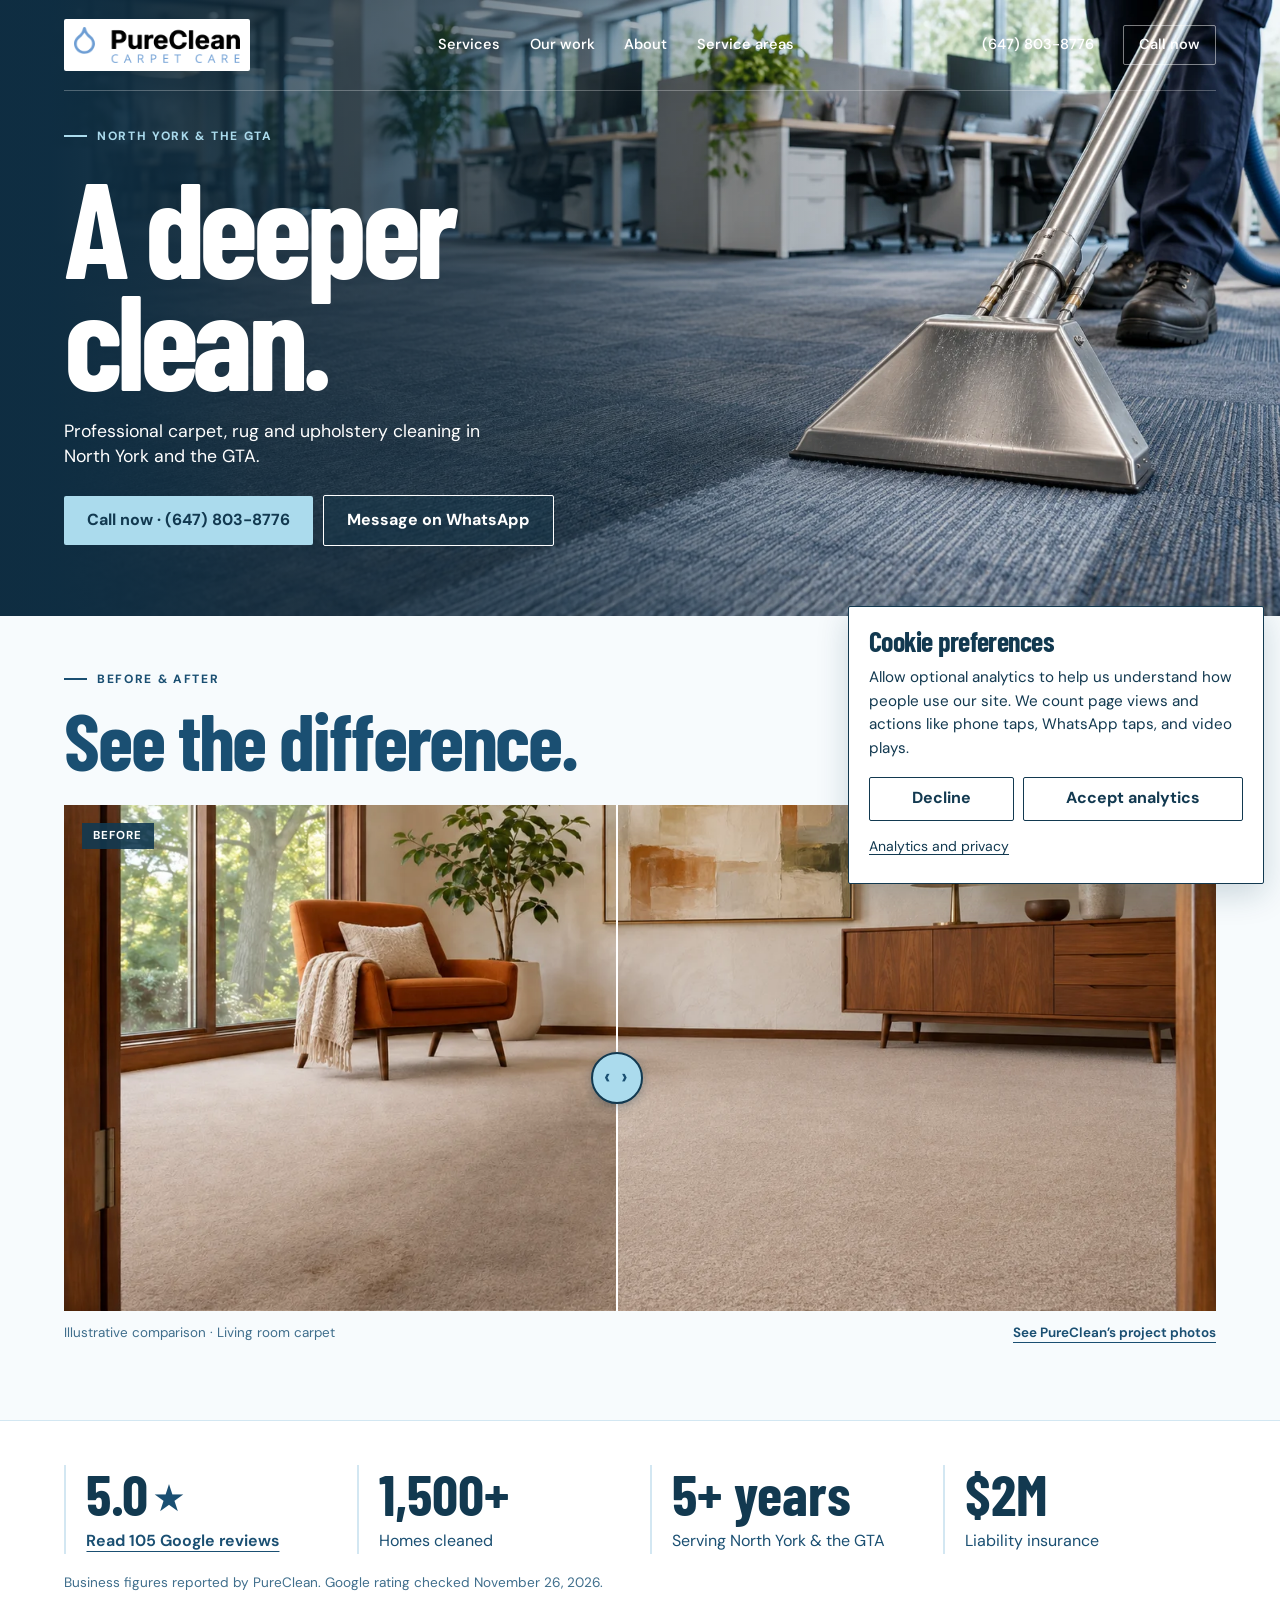
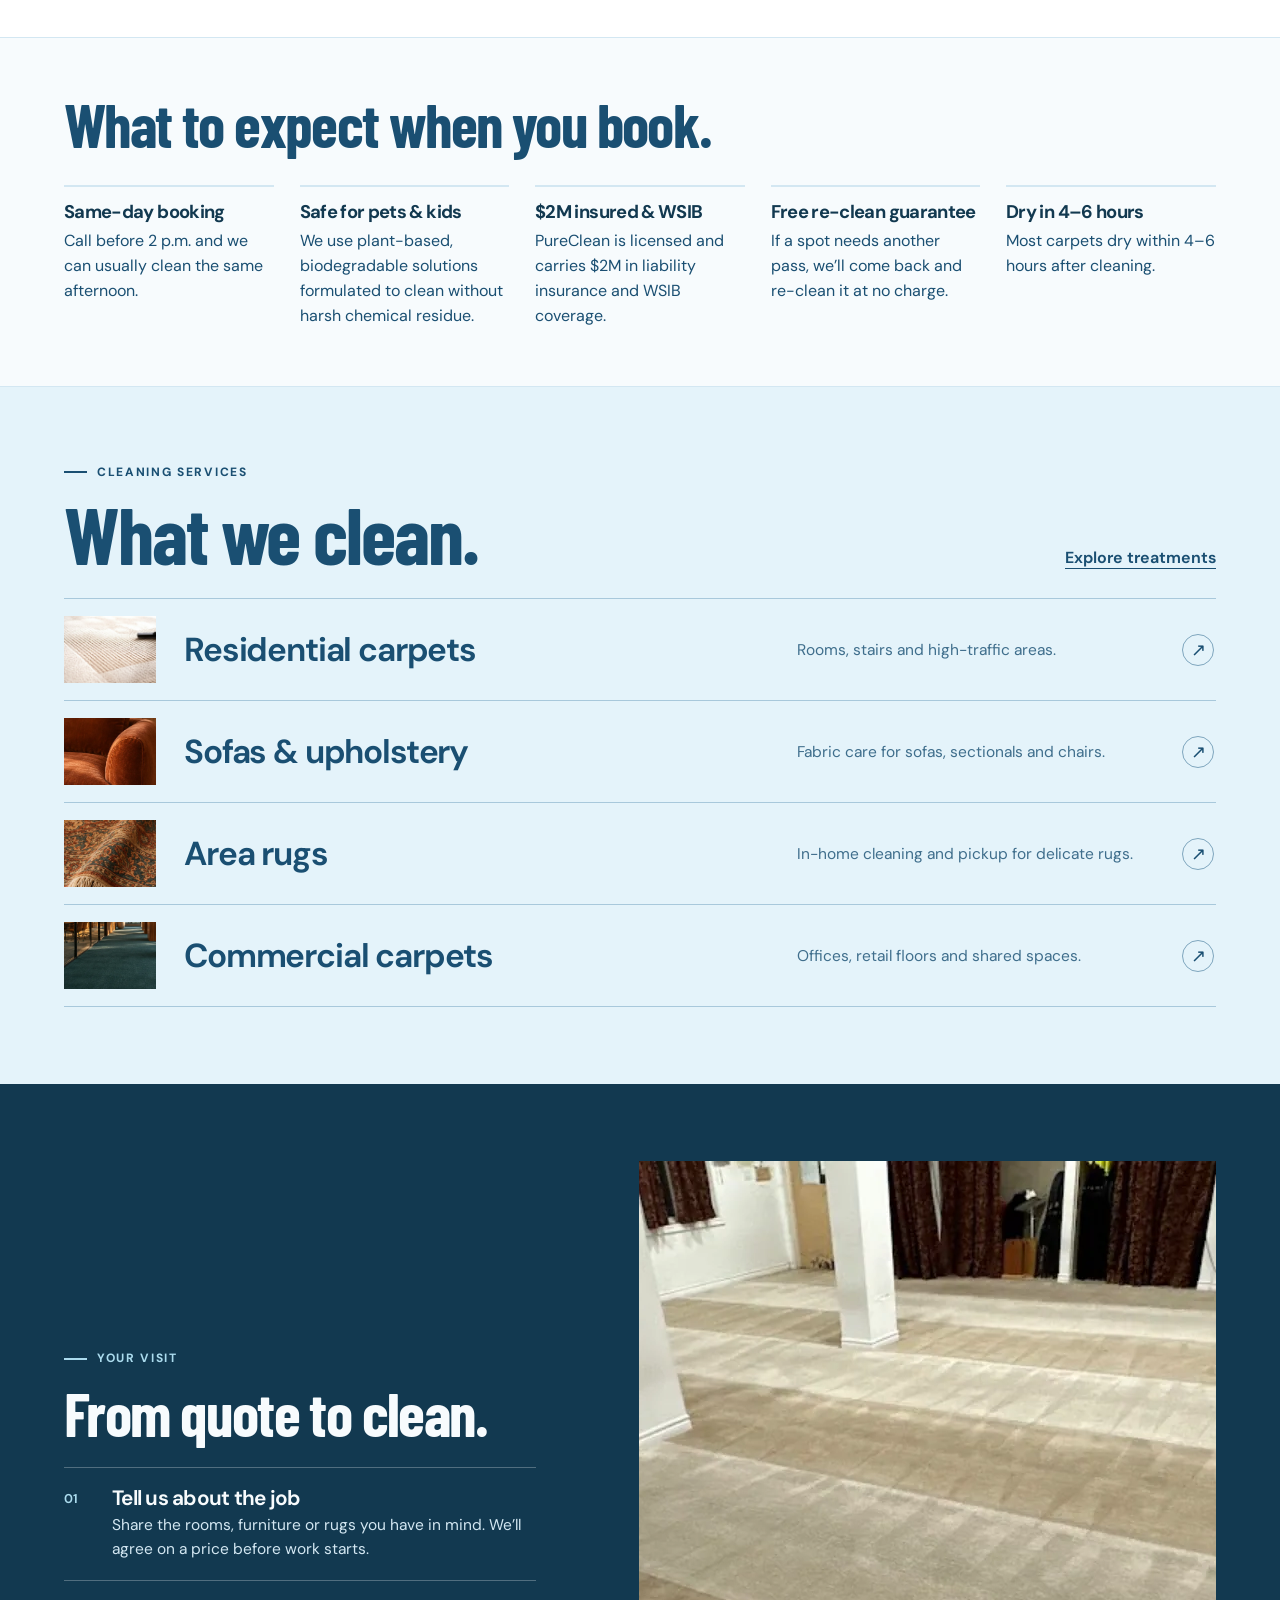
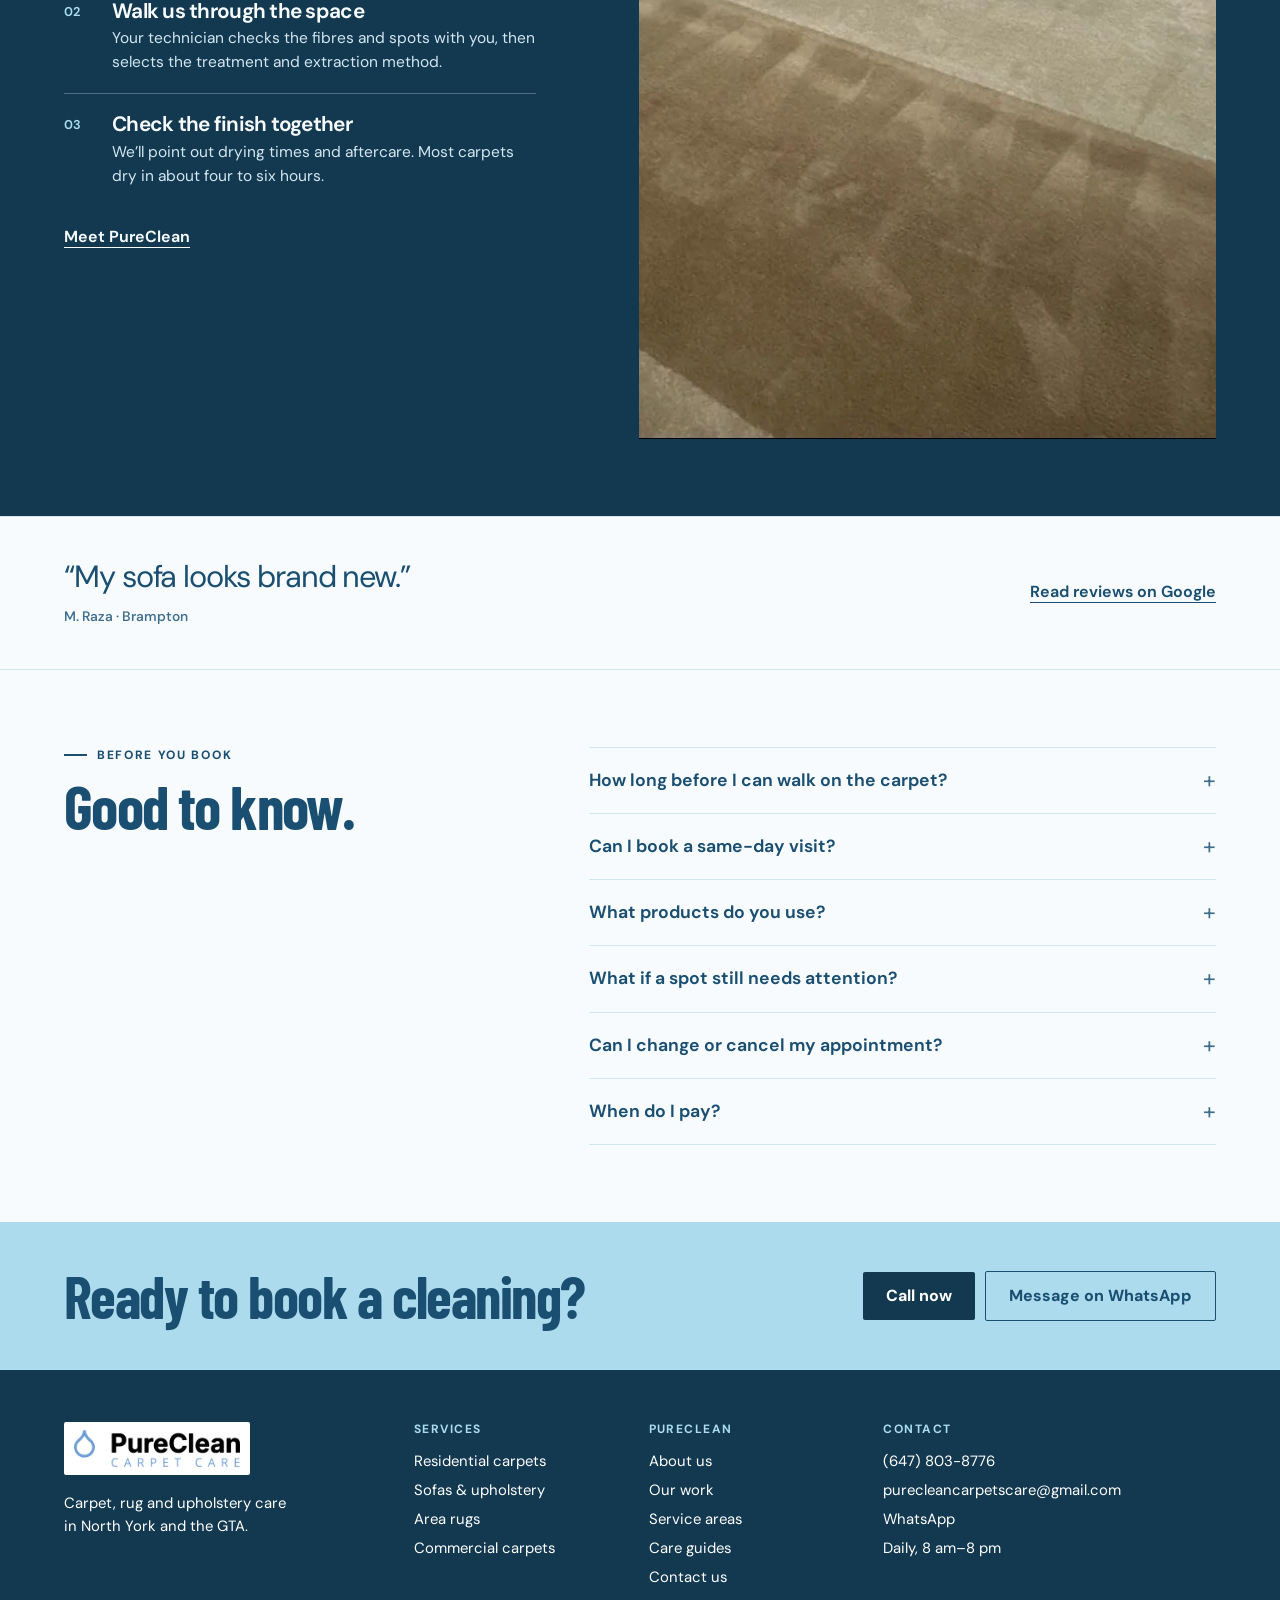
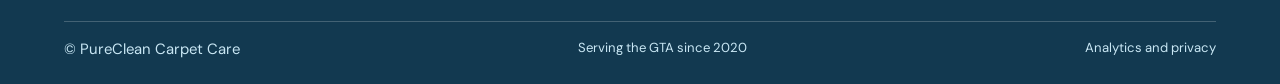
<file: docs/index.html>
<!doctype html>
<html lang="en-CA">
  <head>
    <meta charset="utf-8" />
    <meta name="viewport" content="width=device-width, initial-scale=1" />
    <title>Carpet Cleaning in North York | PureClean Carpet Care</title>
    <meta name="description" content="Book residential or commercial carpet cleaning in North York. PureClean also cleans area rugs and upholstery. Call or WhatsApp for a quote." />
    <link rel="canonical" href="https://purecleancarpet.ca/" />
    <meta property="og:locale" content="en_CA" />
    <meta property="og:site_name" content="PureClean Carpet Care" />
    <meta property="og:type" content="website" />
    <meta property="og:title" content="Carpet Cleaning in North York | PureClean Carpet Care" />
    <meta property="og:description" content="Book residential or commercial carpet cleaning in North York. PureClean also cleans area rugs and upholstery. Call or WhatsApp for a quote." />
    <meta property="og:url" content="https://purecleancarpet.ca/" />
    <meta property="og:image" content="https://purecleancarpet.ca/assets/social/commercial-carpet-extraction.jpg" />
    <meta property="og:image:type" content="image/jpeg" />
    <meta property="og:image:width" content="1200" />
    <meta property="og:image:height" content="630" />
    <meta property="og:image:alt" content="Carpet extraction wand on a patterned office carpet" />
    <meta name="twitter:image:alt" content="Carpet extraction wand on a patterned office carpet" />
    <meta name="twitter:card" content="summary_large_image" />
    <link rel="icon" href="assets/pureclean-favicon.png" type="image/png" />
    <meta name="theme-color" content="#123950" />
    <link rel="preload" href="assets/barlow-condensed-700.woff2" as="font" type="font/woff2" crossorigin />
    <link rel="stylesheet" href="assets/style.css?v=hero-edge-opt-in" />
    <script type="application/ld+json">
      {
        "@context": "https://schema.org",
        "@graph": [
          {
            "@type": "Organization",
            "@id": "https://purecleancarpet.ca/#business",
            "name": "PureClean Carpet Care",
            "url": "https://purecleancarpet.ca/",
            "telephone": "+16478038776",
            "email": "purecleancarpetscare@gmail.com",
            "sameAs": [
              "https://maps.google.com/?cid=16171649213282501730"
            ],
            "areaServed": [
              {
                "@type": "Place",
                "name": "North York"
              },
              {
                "@type": "Place",
                "name": "Etobicoke"
              },
              {
                "@type": "Place",
                "name": "Scarborough"
              },
              {
                "@type": "Place",
                "name": "Mississauga"
              },
              {
                "@type": "Place",
                "name": "Vaughan"
              },
              {
                "@type": "Place",
                "name": "Markham"
              },
              {
                "@type": "Place",
                "name": "Richmond Hill"
              },
              {
                "@type": "Place",
                "name": "Brampton"
              },
              {
                "@type": "Place",
                "name": "Oakville"
              },
              {
                "@type": "Place",
                "name": "Burlington"
              },
              {
                "@type": "Place",
                "name": "Ajax"
              },
              {
                "@type": "Place",
                "name": "Whitby"
              },
              {
                "@type": "Place",
                "name": "Oshawa"
              }
            ],
            "logo": {
              "@type": "ImageObject",
              "@id": "https://purecleancarpet.ca/#logo",
              "url": "https://purecleancarpet.ca/assets/pureclean-logo.png",
              "width": 1592,
              "height": 352
            },
            "contactPoint": {
              "@type": "ContactPoint",
              "contactType": "customer service",
              "telephone": "+16478038776",
              "email": "purecleancarpetscare@gmail.com"
            }
          },
          {
            "@type": "WebSite",
            "@id": "https://purecleancarpet.ca/#website",
            "url": "https://purecleancarpet.ca/",
            "name": "PureClean Carpet Care",
            "alternateName": "PureClean",
            "inLanguage": "en-CA",
            "publisher": {
              "@id": "https://purecleancarpet.ca/#business"
            }
          },
          {
            "@type": "WebPage",
            "@id": "https://purecleancarpet.ca/#page",
            "url": "https://purecleancarpet.ca/",
            "name": "Carpet Cleaning in North York | PureClean Carpet Care",
            "description": "Book residential or commercial carpet cleaning in North York. PureClean also cleans area rugs and upholstery. Call or WhatsApp for a quote.",
            "inLanguage": "en-CA",
            "publisher": {
              "@id": "https://purecleancarpet.ca/#business"
            },
            "isPartOf": {
              "@id": "https://purecleancarpet.ca/#website"
            },
            "primaryImageOfPage": {
              "@type": "ImageObject",
              "url": "https://purecleancarpet.ca/assets/social/commercial-carpet-extraction.jpg",
              "width": 1200,
              "height": 630
            }
          }
        ]
      }
    </script>
    <script defer src="assets/site.js"></script>
    <script defer src="assets/analytics.js?v=opt-in"></script>
  </head>
  <body data-analytics-page="/">
    <a class="skip" href="#main" data-analytics="page-content-skip-to-content">Skip to content</a>
    <header class="mast overlay">
      <div class="wrap nav-row">
        <a
          class="brand"
          href="./"
          aria-label="PureClean Carpet Care home"
          data-analytics="header-pureclean-carpet-care-home"
          ><img src="assets/pureclean-logo.png" width="1592" height="352" alt="" decoding="async"
        /></a>
        <nav class="nav-links" id="main-menu" aria-label="Main navigation">
          <a href="services/" data-analytics="header-services">Services</a
          ><a href="our-work/" data-analytics="header-our-work">Our work</a
          ><a href="about-us/" data-analytics="header-about">About</a
          ><a href="service-areas/" data-analytics="header-service-areas">Service areas</a
          ><a href="contact/" class="mobile-contact" data-analytics="header-contact">Contact</a>
        </nav>
        <div class="nav-actions">
          <a class="nav-call" href="tel:+16478038776" data-analytics="header-647-803-8776">(647) 803-8776</a
          ><a class="small-quote" href="tel:+16478038776" data-analytics="header-call-now">Call now</a
          ><button
            type="button"
            class="menu-button"
            aria-controls="main-menu"
            aria-expanded="false"
            data-analytics="header-menu"
          >
            Menu <span aria-hidden="true">☰</span>
          </button>
        </div>
      </div>
    </header>
    <main id="main">
      <section class="hero" aria-labelledby="hero-heading">
        <img
          src="assets/commercial-carpet-extraction.webp"
          alt="Carpet extraction wand cleaning carpet tiles in an open-plan office"
          width="1774"
          height="887"
          class="hero-photo"
          fetchpriority="high"
          loading="eager"
          decoding="async"
        />
        <div class="wrap hero-grid">
          <p class="eyebrow">North York &amp; the GTA</p>
          <h1 id="hero-heading">
            <span>A deeper</span><span>clean.</span
            ><span class="hero-intro"
              >Professional carpet, rug and upholstery cleaning in North York and the GTA.</span
            >
          </h1>
          <div class="contact-actions">
            <a class="button" href="tel:+16478038776" data-analytics="homepage-hero-call-now-647-803-8776"
              >Call now · (647) 803-8776</a
            ><a
              class="button-link"
              href="https://wa.me/16478038776"
              data-analytics="homepage-hero-message-on-whatsapp"
              >Message on WhatsApp</a
            >
          </div>
        </div>
      </section>
      <section class="section reveal-section" id="results">
        <div class="wrap">
          <div class="section-top">
            <div>
              <p class="eyebrow">Before &amp; after</p>
              <h2 class="section-title">See the difference.</h2>
            </div>
            <p class="side-note">Drag the handle to compare the carpet.</p>
          </div>
          <figure>
            <div class="compare">
              <img
                src="assets/room-after.webp"
                alt="Cleaned carpet in an illustrative living room"
                width="1440"
                height="810"
                class="after-photo"
                loading="lazy"
                decoding="async"
              /><img
                src="assets/room-before.webp"
                alt="The same room with darker traffic marks on the carpet"
                width="1440"
                height="810"
                class="before-photo"
                loading="lazy"
                decoding="async"
              /><span class="tag">Before</span><span class="tag after">After</span
              ><span class="edge" aria-hidden="true"><span class="knob">‹ ›</span></span
              ><input
                id="result-slider"
                type="range"
                min="0"
                max="100"
                value="48"
                aria-label="Compare the carpet before and after cleaning"
                data-analytics="before-and-after-compare-the-carpet-before-and-after-cleaning"
              />
            </div>
            <figcaption class="compare-caption">
              <span>Illustrative comparison · Living room carpet</span
              ><a
                href="our-work/"
                class="text-link"
                data-analytics="before-and-after-see-pureclean-s-project-photos"
                >See PureClean’s project photos</a
              >
            </figcaption>
          </figure>
          <noscript
            ><p class="noscript">
              The image shows a fixed comparison. The project gallery is available below.
            </p></noscript
          >
        </div>
      </section>
      <section class="business-metrics" aria-label="PureClean by the numbers">
        <div class="wrap">
          <ul class="business-metrics-list">
            <li>
              <strong>5.0<span class="rating-star" aria-hidden="true"> ★</span></strong>
              <a
                class="text-link"
                href="https://maps.google.com/?cid=16171649213282501730"
                data-analytics="homepage-metrics-google-reviews"
                >Read 105 Google reviews</a
              >
            </li>
            <li><strong>1,500+</strong> <span>Homes cleaned</span></li>
            <li><strong>5+ years</strong> <span>Serving North York &amp; the GTA</span></li>
            <li><strong>$2M</strong> <span>Liability insurance</span></li>
          </ul>
          <p class="business-metrics-source">Business figures reported by PureClean. Google rating checked November 26, 2026.</p>
        </div>
      </section>
      <section class="service-benefits" aria-labelledby="service-benefits-heading">
        <div class="wrap">
          <h2 class="section-title small" id="service-benefits-heading">What to expect when you book.</h2>
          <ul class="service-benefits-list">
            <li>
              <h3>Same-day booking</h3>
              <p>Call before 2 p.m. and we can usually clean the same afternoon.</p>
            </li>
            <li>
              <h3>Safe for pets &amp; kids</h3>
              <p>We use plant-based, biodegradable solutions formulated to clean without harsh chemical residue.</p>
            </li>
            <li>
              <h3>$2M insured &amp; WSIB</h3>
              <p>PureClean is licensed and carries $2M in liability insurance and WSIB coverage.</p>
            </li>
            <li>
              <h3>Free re-clean guarantee</h3>
              <p>If a spot needs another pass, we’ll come back and re-clean it at no charge.</p>
            </li>
            <li>
              <h3>Dry in 4–6 hours</h3>
              <p>Most carpets dry within 4–6 hours after cleaning.</p>
            </li>
          </ul>
        </div>
      </section>
      <section class="section services-block" id="services">
        <div class="wrap">
          <div class="section-top">
            <div>
              <p class="eyebrow">Cleaning services</p>
              <h2 class="section-title">What we clean.</h2>
            </div>
            <a href="services/" class="text-link" data-analytics="page-content-explore-treatments"
              >Explore treatments</a
            >
          </div>
          <div class="service-list">
            <a
              class="service-row"
              href="services/carpet-cleaning/"
              data-analytics="services-list-residential-carpets-rooms-stairs-and-high-traffic-areas"
              ><img
                src="assets/field-carpet.webp"
                alt="An extraction head passing over a cream carpet"
                width="1024"
                height="573"
                class=""
                loading="lazy"
                decoding="async"
              />
              <h3>Residential carpets</h3>
              <p>Rooms, stairs and high-traffic areas.</p>
              <span class="circle-link" aria-hidden="true">↗</span></a
            ><a
              class="service-row"
              href="services/upholstery-cleaning/"
              data-analytics="services-list-sofas-upholstery-fabric-care-for-sofas-sectionals-and-chairs"
              ><img
                src="assets/upholstery.webp"
                alt="Copper-coloured upholstery with a textured weave"
                width="506"
                height="1024"
                class=""
                loading="lazy"
                decoding="async"
              />
              <h3>Sofas &amp; upholstery</h3>
              <p>Fabric care for sofas, sectionals and chairs.</p>
              <span class="circle-link" aria-hidden="true">↗</span></a
            ><a
              class="service-row"
              href="services/area-rug-cleaning/"
              data-analytics="services-list-area-rugs-in-home-cleaning-and-pickup-for-delicate-rugs"
              ><img
                src="assets/rug.webp"
                alt="Wool pile and fringe on a patterned area rug"
                width="504"
                height="1024"
                class=""
                loading="lazy"
                decoding="async"
              />
              <h3>Area rugs</h3>
              <p>In-home cleaning and pickup for delicate rugs.</p>
              <span class="circle-link" aria-hidden="true">↗</span></a
            ><a
              class="service-row"
              href="services/commercial-carpet-cleaning/"
              data-analytics="services-list-commercial-carpets-offices-retail-floors-and-shared-spaces"
              ><img
                src="assets/commercial.webp"
                alt="Teal carpet in a glass-lined office corridor"
                width="506"
                height="1024"
                class=""
                loading="lazy"
                decoding="async"
              />
              <h3>Commercial carpets</h3>
              <p>Offices, retail floors and shared spaces.</p>
              <span class="circle-link" aria-hidden="true">↗</span></a
            >
          </div>
        </div>
      </section>
      <section class="section dark" id="how-it-works">
        <div class="wrap story-grid">
          <div>
            <p class="eyebrow">Your visit</p>
            <h2 class="section-title small">From quote to clean.</h2>
            <ol class="steps">
              <li>
                <div>
                  <h3>Tell us about the job</h3>
                  <p>
                    Share the rooms, furniture or rugs you have in mind. We’ll agree on a price before work
                    starts.
                  </p>
                </div>
              </li>
              <li>
                <div>
                  <h3>Walk us through the space</h3>
                  <p>
                    Your technician checks the fibres and spots with you, then selects the treatment and
                    extraction method.
                  </p>
                </div>
              </li>
              <li>
                <div>
                  <h3>Check the finish together</h3>
                  <p>
                    We’ll point out drying times and aftercare. Most carpets dry in about four to six hours.
                  </p>
                </div>
              </li>
            </ol>
            <a href="about-us/" class="text-link" data-analytics="page-content-meet-pureclean"
              >Meet PureClean</a
            >
          </div>
          <img
            src="assets/field-hall.webp"
            alt="Fresh extraction lines across a carpeted hall photographed by PureClean"
            width="1170"
            height="878"
            class="story-image"
            loading="lazy"
            decoding="async"
          />
        </div>
      </section>
      <section class="home-review" aria-label="Customer feedback">
        <div class="wrap">
          <div>
            <blockquote>“My sofa looks brand new.”</blockquote>
            <cite>M. Raza · Brampton</cite>
          </div>
          <a
            class="text-link"
            href="https://maps.google.com/?cid=16171649213282501730"
            data-analytics="page-content-read-reviews-on-google"
            >Read reviews on Google</a
          >
        </div>
      </section>
      <section class="section wrap faq-wrap">
        <div>
          <p class="eyebrow">Before you book</p>
          <h2 class="section-title small">Good to know.</h2>
        </div>
        <div class="answers">
          <details>
            <summary data-analytics="frequently-asked-questions-how-long-before-i-can-walk-on-the-carpet">
              How long before I can walk on the carpet?
            </summary>
            <p>
              Light foot traffic is usually possible after about two hours. Allow roughly four to six hours
              for the carpet to dry. Your technician can advise on the rooms cleaned that day.
            </p>
          </details>
          <details>
            <summary data-analytics="frequently-asked-questions-can-i-book-a-same-day-visit">
              Can I book a same-day visit?
            </summary>
            <p>
              Call early to check the schedule. Calling before 2 pm gives the team a better chance of fitting
              you in that afternoon. Appointments depend on availability.
            </p>
          </details>
          <details>
            <summary data-analytics="frequently-asked-questions-what-products-do-you-use">
              What products do you use?
            </summary>
            <p>
              We select plant-based, biodegradable products for homes with children and pets. If someone has a
              product sensitivity, let us know before the visit so we can discuss the treatment.
            </p>
          </details>
          <details>
            <summary data-analytics="frequently-asked-questions-what-if-a-spot-still-needs-attention">
              What if a spot still needs attention?
            </summary>
            <p>
              Contact us if the result needs another look. We will return to re-clean the affected area at no
              charge. If you are still dissatisfied afterward, we offer a refund.
            </p>
          </details>
          <details>
            <summary data-analytics="frequently-asked-questions-can-i-change-or-cancel-my-appointment">
              Can I change or cancel my appointment?
            </summary>
            <p>
              Give us at least 24 hours’ notice to cancel or reschedule without a fee. A trip fee may apply to
              a same-day cancellation.
            </p>
          </details>
          <details>
            <summary data-analytics="frequently-asked-questions-when-do-i-pay">When do I pay?</summary>
            <p>
              Pay once the cleaning is complete. We accept cash, e-transfer, debit and major credit cards. No
              booking deposit is required.
            </p>
          </details>
        </div>
      </section>
      <section class="recontact" id="contact" aria-label="Contact PureClean">
        <div class="wrap" id="quote">
          <h2>Ready to book a cleaning?</h2>
          <div class="contact-actions">
            <a
              class="button dark-btn"
              href="tel:+16478038776"
              data-analytics="bottom-contact-section-call-now"
              >Call now</a
            ><a
              class="button-link"
              href="https://wa.me/16478038776"
              data-analytics="bottom-contact-section-message-on-whatsapp"
              >Message on WhatsApp</a
            >
          </div>
        </div>
      </section>
    </main>
    <footer class="footer">
      <div class="wrap footer-grid">
        <div>
          <a
            class="brand"
            href="./"
            aria-label="PureClean Carpet Care home"
            data-analytics="footer-pureclean-carpet-care-home"
            ><img src="assets/pureclean-logo.png" width="1592" height="352" alt="" decoding="async"
          /></a>
          <p>Carpet, rug and upholstery care<br />in North York and the GTA.</p>
        </div>
        <div>
          <h2>Services</h2>
          <ul>
            <li>
              <a href="services/carpet-cleaning/" data-analytics="footer-residential-carpets"
                >Residential carpets</a
              >
            </li>
            <li>
              <a href="services/upholstery-cleaning/" data-analytics="footer-sofas-upholstery"
                >Sofas &amp; upholstery</a
              >
            </li>
            <li><a href="services/area-rug-cleaning/" data-analytics="footer-area-rugs">Area rugs</a></li>
            <li>
              <a href="services/commercial-carpet-cleaning/" data-analytics="footer-commercial-carpets"
                >Commercial carpets</a
              >
            </li>
          </ul>
        </div>
        <div>
          <h2>PureClean</h2>
          <ul>
            <li><a href="about-us/" data-analytics="footer-about-us">About us</a></li>
            <li><a href="our-work/" data-analytics="footer-our-work">Our work</a></li>
            <li><a href="service-areas/" data-analytics="footer-service-areas">Service areas</a></li>
            <li><a href="guides/" data-analytics="footer-care-guides">Care guides</a></li>
            <li><a href="contact/" data-analytics="footer-contact-us">Contact us</a></li>
          </ul>
        </div>
        <div>
          <h2>Contact</h2>
          <ul>
            <li><a href="tel:+16478038776" data-analytics="footer-647-803-8776">(647) 803-8776</a></li>
            <li>
              <a
                href="mailto:purecleancarpetscare@gmail.com"
                data-analytics="footer-purecleancarpetscare-gmail-com"
                >purecleancarpetscare@gmail.com</a
              >
            </li>
            <li><a href="https://wa.me/16478038776" data-analytics="footer-whatsapp">WhatsApp</a></li>
            <li>Daily, 8 am–8 pm</li>
          </ul>
        </div>
      </div>
      <div class="wrap footer-base">
        <p>© PureClean Carpet Care</p>
        <span>Serving the GTA since 2020</span>
        <a href="privacy/" data-analytics="footer-analytics-and-privacy">Analytics and privacy</a>
      </div>
    </footer>
  </body>
</html>
</file>
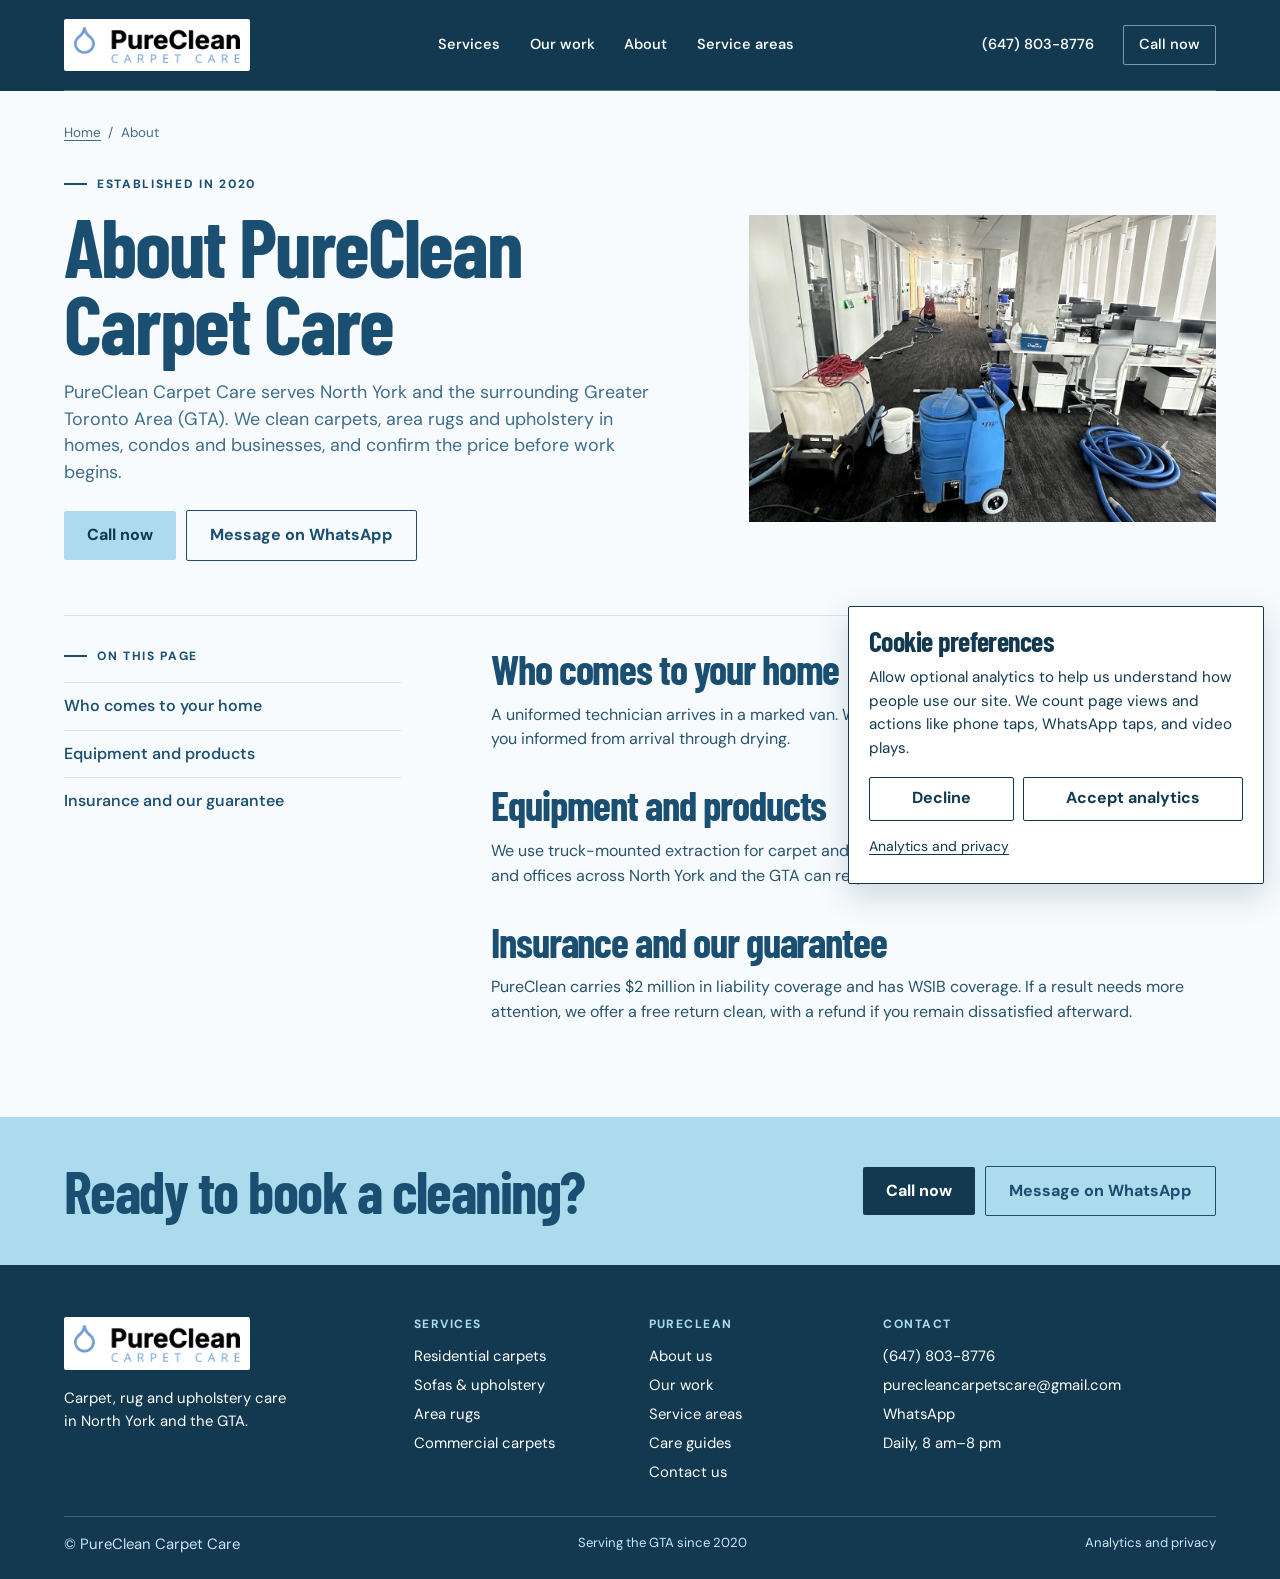
<file: docs/about-us/index.html>
<!doctype html>
<html lang="en-CA">
  <head>
    <meta charset="utf-8" />
    <meta name="viewport" content="width=device-width, initial-scale=1" />
    <title>About PureClean Carpet Care | North York Cleaning Team</title>
    <meta name="description" content="PureClean Carpet Care serves North York and the surrounding GTA with carpet, area rug and upholstery cleaning for homes, condos and businesses." />
    <link rel="canonical" href="https://purecleancarpet.ca/about-us/" />
    <meta property="og:locale" content="en_CA" />
    <meta property="og:site_name" content="PureClean Carpet Care" />
    <meta property="og:type" content="website" />
    <meta property="og:title" content="About PureClean Carpet Care | North York Cleaning Team" />
    <meta property="og:description" content="PureClean Carpet Care serves North York and the surrounding GTA with carpet, area rug and upholstery cleaning for homes, condos and businesses." />
    <meta property="og:url" content="https://purecleancarpet.ca/about-us/" />
    <meta property="og:image" content="https://purecleancarpet.ca/assets/social/office-cleaning-equipment.jpg" />
    <meta property="og:image:type" content="image/jpeg" />
    <meta property="og:image:width" content="1200" />
    <meta property="og:image:height" content="630" />
    <meta property="og:image:alt" content="Carpet cleaning equipment set up in an office" />
    <meta name="twitter:image:alt" content="Carpet cleaning equipment set up in an office" />
    <meta name="twitter:card" content="summary_large_image" />
    <link rel="icon" href="../assets/pureclean-favicon.png" type="image/png" />
    <meta name="theme-color" content="#123950" />
    <link rel="preload" href="../assets/barlow-condensed-700.woff2" as="font" type="font/woff2" crossorigin />
    <link rel="stylesheet" href="../assets/style.css?v=opt-in" />
    <script type="application/ld+json">
      {
        "@context": "https://schema.org",
        "@graph": [
          {
            "@type": "Organization",
            "@id": "https://purecleancarpet.ca/#business",
            "name": "PureClean Carpet Care",
            "url": "https://purecleancarpet.ca/",
            "telephone": "+16478038776",
            "email": "purecleancarpetscare@gmail.com",
            "sameAs": [
              "https://maps.google.com/?cid=16171649213282501730"
            ],
            "areaServed": [
              {
                "@type": "Place",
                "name": "North York"
              },
              {
                "@type": "Place",
                "name": "Etobicoke"
              },
              {
                "@type": "Place",
                "name": "Scarborough"
              },
              {
                "@type": "Place",
                "name": "Mississauga"
              },
              {
                "@type": "Place",
                "name": "Vaughan"
              },
              {
                "@type": "Place",
                "name": "Markham"
              },
              {
                "@type": "Place",
                "name": "Richmond Hill"
              },
              {
                "@type": "Place",
                "name": "Brampton"
              },
              {
                "@type": "Place",
                "name": "Oakville"
              },
              {
                "@type": "Place",
                "name": "Burlington"
              },
              {
                "@type": "Place",
                "name": "Ajax"
              },
              {
                "@type": "Place",
                "name": "Whitby"
              },
              {
                "@type": "Place",
                "name": "Oshawa"
              }
            ],
            "logo": {
              "@type": "ImageObject",
              "@id": "https://purecleancarpet.ca/#logo",
              "url": "https://purecleancarpet.ca/assets/pureclean-logo.png",
              "width": 1592,
              "height": 352
            },
            "contactPoint": {
              "@type": "ContactPoint",
              "contactType": "customer service",
              "telephone": "+16478038776",
              "email": "purecleancarpetscare@gmail.com"
            }
          },
          {
            "@type": "AboutPage",
            "@id": "https://purecleancarpet.ca/about-us/#page",
            "url": "https://purecleancarpet.ca/about-us/",
            "name": "About PureClean Carpet Care | North York Cleaning Team",
            "description": "PureClean Carpet Care serves North York and the surrounding GTA with carpet, area rug and upholstery cleaning for homes, condos and businesses.",
            "inLanguage": "en-CA",
            "publisher": {
              "@id": "https://purecleancarpet.ca/#business"
            },
            "isPartOf": {
              "@id": "https://purecleancarpet.ca/#website"
            },
            "primaryImageOfPage": {
              "@type": "ImageObject",
              "url": "https://purecleancarpet.ca/assets/social/office-cleaning-equipment.jpg",
              "width": 1200,
              "height": 630
            },
            "breadcrumb": {
              "@id": "https://purecleancarpet.ca/about-us/#breadcrumbs"
            }
          },
          {
            "@type": "BreadcrumbList",
            "itemListElement": [
              {
                "@type": "ListItem",
                "position": 1,
                "name": "Home",
                "item": "https://purecleancarpet.ca/"
              },
              {
                "@type": "ListItem",
                "position": 2,
                "name": "About PureClean Carpet Care",
                "item": "https://purecleancarpet.ca/about-us/"
              }
            ],
            "@id": "https://purecleancarpet.ca/about-us/#breadcrumbs"
          }
        ]
      }
    </script>
    <script defer src="../assets/site.js"></script>
    <script defer src="../assets/analytics.js?v=opt-in"></script>
  </head>
  <body data-analytics-page="/about-us/">
    <a class="skip" href="#main" data-analytics="page-content-skip-to-content">Skip to content</a>
    <header class="mast">
      <div class="wrap nav-row">
        <a
          class="brand"
          href="../"
          aria-label="PureClean Carpet Care home"
          data-analytics="header-pureclean-carpet-care-home"
          ><img src="../assets/pureclean-logo.png" width="1592" height="352" alt="" decoding="async"
        /></a>
        <nav class="nav-links" id="main-menu" aria-label="Main navigation">
          <a href="../services/" data-analytics="header-services">Services</a
          ><a href="../our-work/" data-analytics="header-our-work">Our work</a
          ><a href="./" aria-current="page" data-analytics="header-about">About</a
          ><a href="../service-areas/" data-analytics="header-service-areas">Service areas</a
          ><a href="../contact/" class="mobile-contact" data-analytics="header-contact">Contact</a>
        </nav>
        <div class="nav-actions">
          <a class="nav-call" href="tel:+16478038776" data-analytics="header-647-803-8776">(647) 803-8776</a
          ><a class="small-quote" href="tel:+16478038776" data-analytics="header-call-now">Call now</a
          ><button
            type="button"
            class="menu-button"
            aria-controls="main-menu"
            aria-expanded="false"
            data-analytics="header-menu"
          >
            Menu <span aria-hidden="true">☰</span>
          </button>
        </div>
      </div>
    </header>
    <main id="main">
      <section class="inner-top">
        <div class="wrap">
          <nav class="crumb" aria-label="Breadcrumb">
            <a href="../" data-analytics="page-content-home">Home</a><span aria-hidden="true">/</span
            ><span aria-current="page">About</span>
          </nav>
          <div class="interior-lead">
            <div>
              <p class="eyebrow">Established in 2020</p>
              <h1>About PureClean Carpet Care</h1>
              <p class="intro-copy">
                PureClean Carpet Care serves North York and the surrounding Greater Toronto Area (GTA). We clean
                carpets, area rugs and upholstery in homes, condos and businesses, and confirm the price
                before work begins.
              </p>
              <div class="contact-actions">
                <a class="button" href="tel:+16478038776" data-analytics="page-introduction-call-now"
                  >Call now</a
                ><a
                  class="button-link"
                  href="https://wa.me/16478038776"
                  data-analytics="page-introduction-message-on-whatsapp"
                  >Message on WhatsApp</a
                >
              </div>
            </div>
            <img
              src="../assets/projects/office-cleaning-equipment.webp"
              alt="Carpet cleaning equipment set up in an office"
              width="1200"
              height="900"
              class=""
              fetchpriority="high"
              loading="eager"
              decoding="async"
            />
          </div>
        </div>
      </section>
      <div class="wrap interior-body">
        <div class="reading-grid">
          <aside class="contents">
            <p class="eyebrow">On this page</p>
            <ul>
              <li>
                <a href="#who-comes-to-your-home" data-analytics="on-this-page-who-comes-to-your-home"
                  >Who comes to your home</a
                >
              </li>
              <li>
                <a href="#equipment-and-products" data-analytics="on-this-page-equipment-and-products"
                  >Equipment and products</a
                >
              </li>
              <li>
                <a
                  href="#insurance-and-our-guarantee"
                  data-analytics="on-this-page-insurance-and-our-guarantee"
                  >Insurance and our guarantee</a
                >
              </li>
            </ul>
          </aside>
          <div>
            <section class="article-section" id="who-comes-to-your-home">
              <h2>Who comes to your home</h2>
              <p>
                A uniformed technician arrives in a marked van. We wear shoe covers, protect furniture and
                keep you informed from arrival through drying.
              </p>
            </section>
            <section class="article-section" id="equipment-and-products">
              <h2>Equipment and products</h2>
              <p>
                We use truck-mounted extraction for carpet and plant-based cleaning solutions. Homes, condos
                and offices across North York and the GTA can request a visit.
              </p>
            </section>
            <section class="article-section" id="insurance-and-our-guarantee">
              <h2>Insurance and our guarantee</h2>
              <p>
                PureClean carries $2 million in liability coverage and has WSIB coverage. If a result needs
                more attention, we offer a free return clean, with a refund if you remain dissatisfied
                afterward.
              </p>
            </section>
          </div>
        </div>
      </div>
      <section class="recontact" id="contact" aria-label="Contact PureClean">
        <div class="wrap" id="quote">
          <h2>Ready to book a cleaning?</h2>
          <div class="contact-actions">
            <a
              class="button dark-btn"
              href="tel:+16478038776"
              data-analytics="bottom-contact-section-call-now"
              >Call now</a
            ><a
              class="button-link"
              href="https://wa.me/16478038776"
              data-analytics="bottom-contact-section-message-on-whatsapp"
              >Message on WhatsApp</a
            >
          </div>
        </div>
      </section>
    </main>
    <footer class="footer">
      <div class="wrap footer-grid">
        <div>
          <a
            class="brand"
            href="../"
            aria-label="PureClean Carpet Care home"
            data-analytics="footer-pureclean-carpet-care-home"
            ><img src="../assets/pureclean-logo.png" width="1592" height="352" alt="" decoding="async"
          /></a>
          <p>Carpet, rug and upholstery care<br />in North York and the GTA.</p>
        </div>
        <div>
          <h2>Services</h2>
          <ul>
            <li>
              <a href="../services/carpet-cleaning/" data-analytics="footer-residential-carpets"
                >Residential carpets</a
              >
            </li>
            <li>
              <a href="../services/upholstery-cleaning/" data-analytics="footer-sofas-upholstery"
                >Sofas &amp; upholstery</a
              >
            </li>
            <li><a href="../services/area-rug-cleaning/" data-analytics="footer-area-rugs">Area rugs</a></li>
            <li>
              <a href="../services/commercial-carpet-cleaning/" data-analytics="footer-commercial-carpets"
                >Commercial carpets</a
              >
            </li>
          </ul>
        </div>
        <div>
          <h2>PureClean</h2>
          <ul>
            <li><a href="./" data-analytics="footer-about-us">About us</a></li>
            <li><a href="../our-work/" data-analytics="footer-our-work">Our work</a></li>
            <li><a href="../service-areas/" data-analytics="footer-service-areas">Service areas</a></li>
            <li><a href="../guides/" data-analytics="footer-care-guides">Care guides</a></li>
            <li><a href="../contact/" data-analytics="footer-contact-us">Contact us</a></li>
          </ul>
        </div>
        <div>
          <h2>Contact</h2>
          <ul>
            <li><a href="tel:+16478038776" data-analytics="footer-647-803-8776">(647) 803-8776</a></li>
            <li>
              <a
                href="mailto:purecleancarpetscare@gmail.com"
                data-analytics="footer-purecleancarpetscare-gmail-com"
                >purecleancarpetscare@gmail.com</a
              >
            </li>
            <li><a href="https://wa.me/16478038776" data-analytics="footer-whatsapp">WhatsApp</a></li>
            <li>Daily, 8 am–8 pm</li>
          </ul>
        </div>
      </div>
      <div class="wrap footer-base">
        <p>© PureClean Carpet Care</p>
        <span>Serving the GTA since 2020</span>
        <a href="../privacy/" data-analytics="footer-analytics-and-privacy">Analytics and privacy</a>
      </div>
    </footer>
  </body>
</html>
</file>
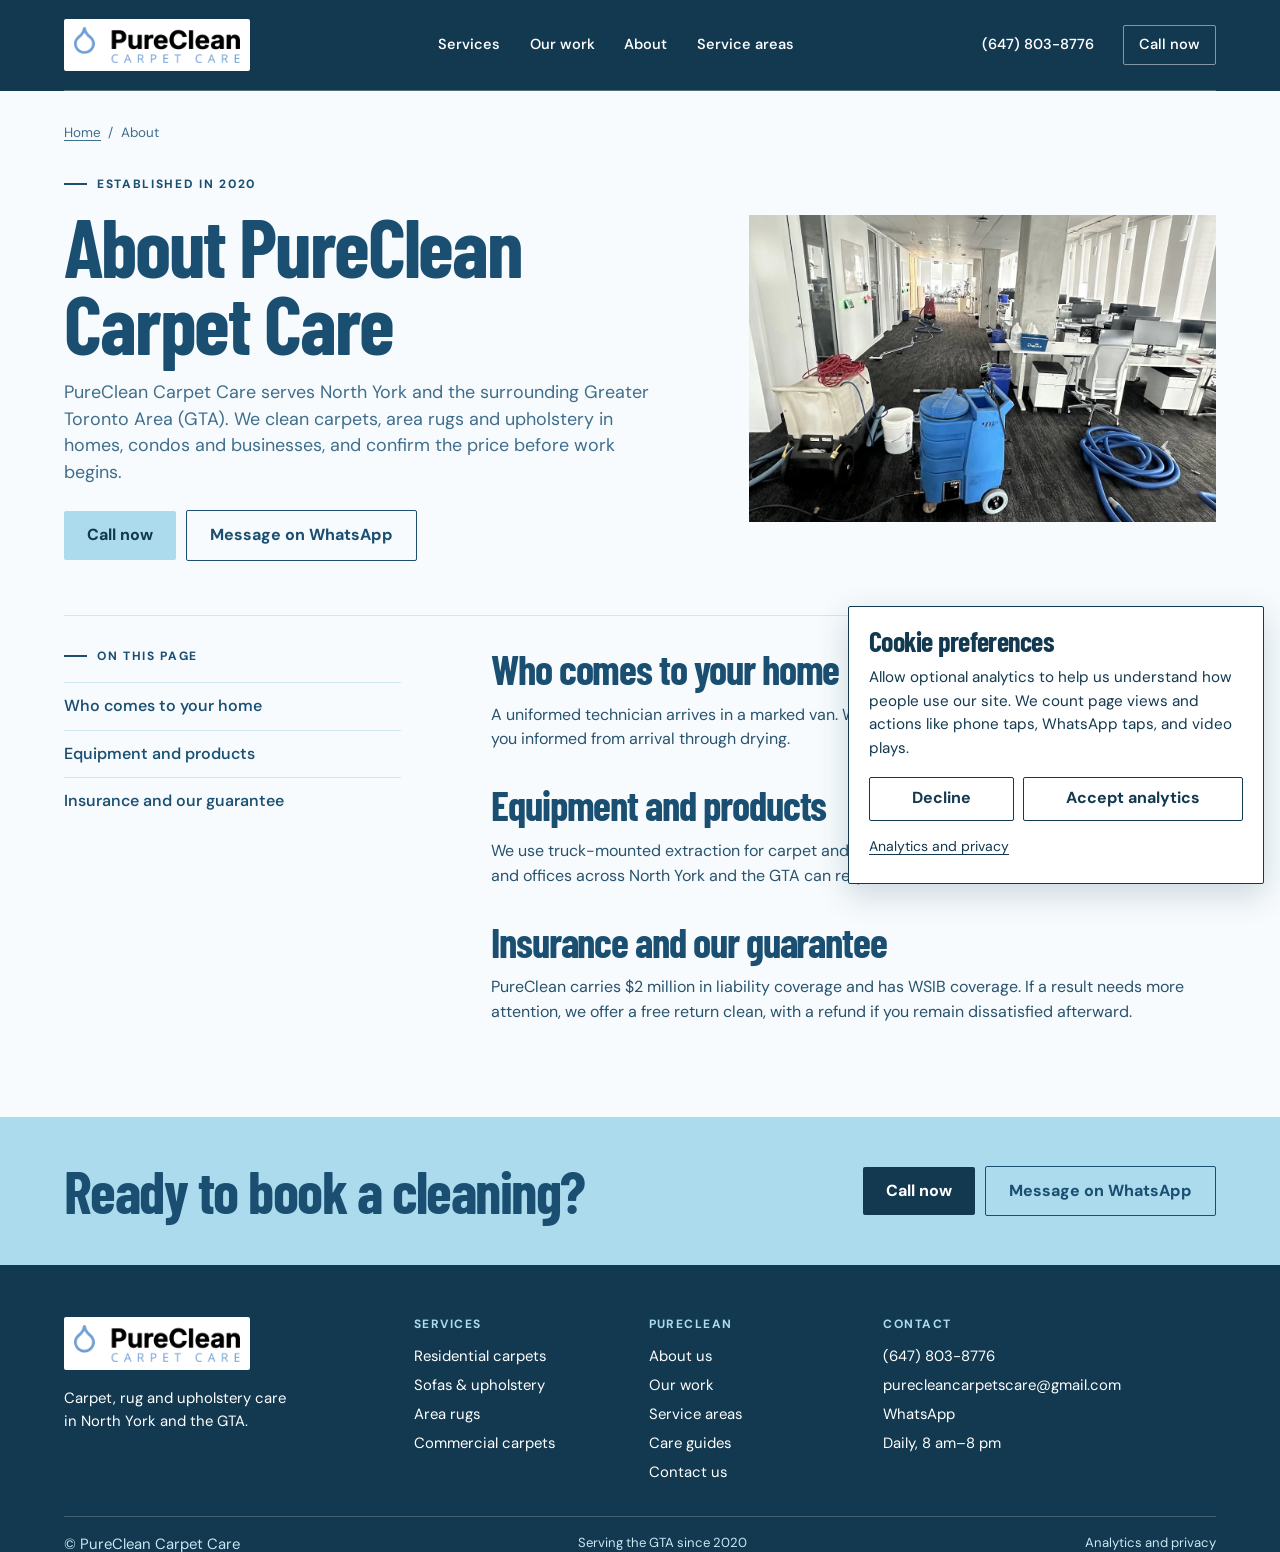
<file: docs/about/index.html>
<!doctype html>
<html lang="en-CA">
  <head>
    <meta charset="utf-8" />
    <meta name="viewport" content="width=device-width, initial-scale=1" />
    <title>About PureClean Carpet Care | PureClean Carpet Care</title>
    <link rel="canonical" href="https://purecleancarpet.ca/about-us/" />
    <meta http-equiv="refresh" content="0; url=../about-us/" />
  </head>
  <body>
    <main><h1>About PureClean Carpet Care</h1><p>Continue to <a href="../about-us/">About PureClean Carpet Care</a>.</p></main>
  </body>
</html>
</file>
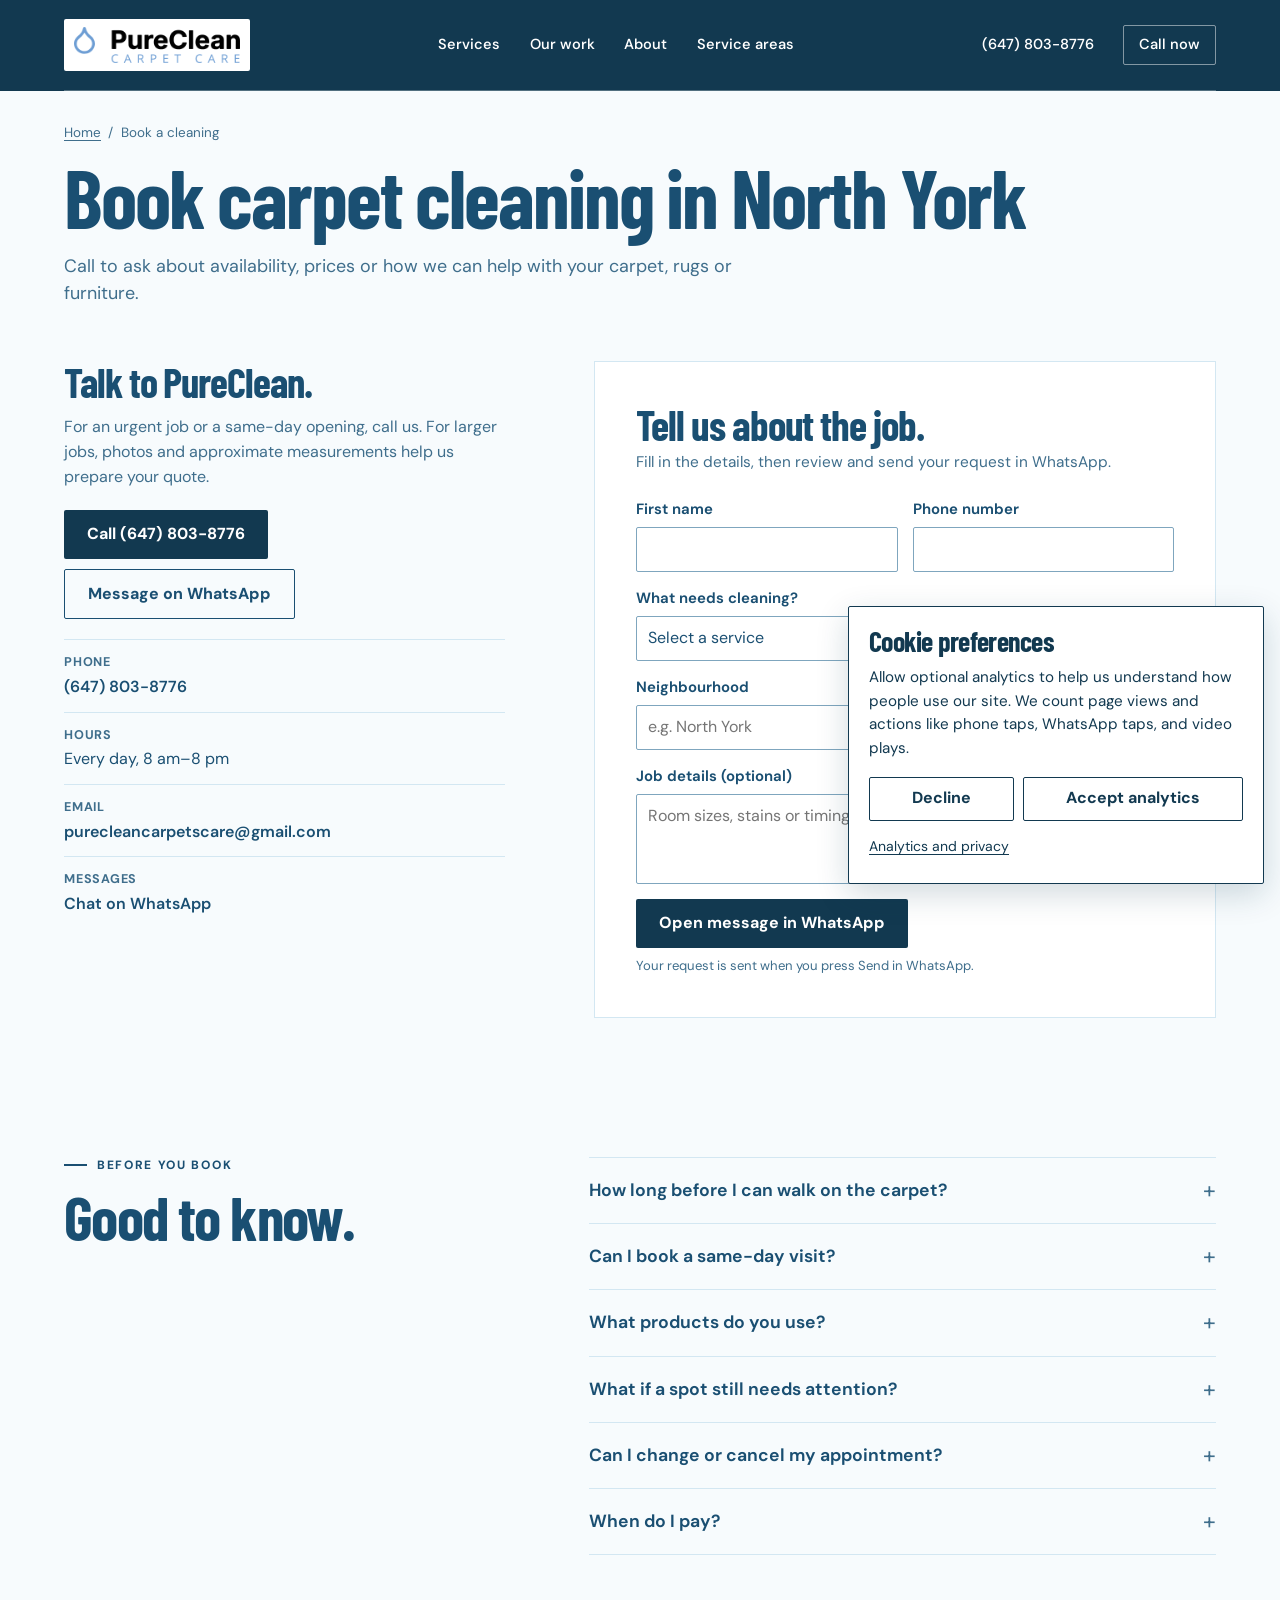
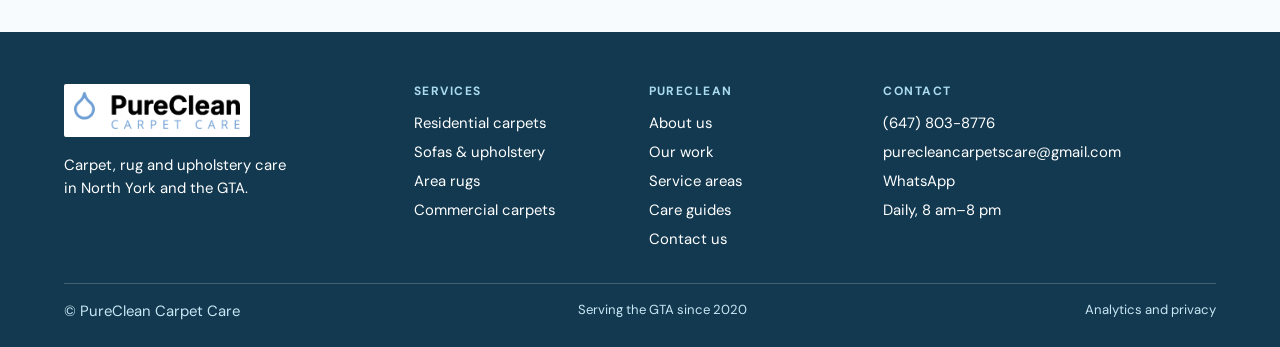
<file: docs/contact/index.html>
<!doctype html>
<html lang="en-CA">
  <head>
    <meta charset="utf-8" />
    <meta name="viewport" content="width=device-width, initial-scale=1" />
    <title>Carpet Cleaning Quotes in North York | Contact PureClean</title>
    <meta name="description" content="Call or WhatsApp PureClean for a carpet, rug or upholstery cleaning quote in North York. Share your postal code and tell us what needs cleaning." />
    <link rel="canonical" href="https://purecleancarpet.ca/contact/" />
    <meta property="og:locale" content="en_CA" />
    <meta property="og:site_name" content="PureClean Carpet Care" />
    <meta property="og:type" content="website" />
    <meta property="og:title" content="Carpet Cleaning Quotes in North York | Contact PureClean" />
    <meta property="og:description" content="Call or WhatsApp PureClean for a carpet, rug or upholstery cleaning quote in North York. Share your postal code and tell us what needs cleaning." />
    <meta property="og:url" content="https://purecleancarpet.ca/contact/" />
    <meta property="og:image" content="https://purecleancarpet.ca/assets/social/field-carpet.jpg" />
    <meta property="og:image:type" content="image/jpeg" />
    <meta property="og:image:width" content="1200" />
    <meta property="og:image:height" content="630" />
    <meta property="og:image:alt" content="Carpet extraction head passing over a light residential carpet" />
    <meta name="twitter:image:alt" content="Carpet extraction head passing over a light residential carpet" />
    <meta name="twitter:card" content="summary_large_image" />
    <link rel="icon" href="../assets/pureclean-favicon.png" type="image/png" />
    <meta name="theme-color" content="#123950" />
    <link rel="preload" href="../assets/barlow-condensed-700.woff2" as="font" type="font/woff2" crossorigin />
    <link rel="stylesheet" href="../assets/style.css?v=opt-in" />
    <script type="application/ld+json">
      {
        "@context": "https://schema.org",
        "@graph": [
          {
            "@type": "Organization",
            "@id": "https://purecleancarpet.ca/#business",
            "name": "PureClean Carpet Care",
            "url": "https://purecleancarpet.ca/",
            "telephone": "+16478038776",
            "email": "purecleancarpetscare@gmail.com",
            "sameAs": [
              "https://maps.google.com/?cid=16171649213282501730"
            ],
            "areaServed": [
              {
                "@type": "Place",
                "name": "North York"
              },
              {
                "@type": "Place",
                "name": "Etobicoke"
              },
              {
                "@type": "Place",
                "name": "Scarborough"
              },
              {
                "@type": "Place",
                "name": "Mississauga"
              },
              {
                "@type": "Place",
                "name": "Vaughan"
              },
              {
                "@type": "Place",
                "name": "Markham"
              },
              {
                "@type": "Place",
                "name": "Richmond Hill"
              },
              {
                "@type": "Place",
                "name": "Brampton"
              },
              {
                "@type": "Place",
                "name": "Oakville"
              },
              {
                "@type": "Place",
                "name": "Burlington"
              },
              {
                "@type": "Place",
                "name": "Ajax"
              },
              {
                "@type": "Place",
                "name": "Whitby"
              },
              {
                "@type": "Place",
                "name": "Oshawa"
              }
            ],
            "logo": {
              "@type": "ImageObject",
              "@id": "https://purecleancarpet.ca/#logo",
              "url": "https://purecleancarpet.ca/assets/pureclean-logo.png",
              "width": 1592,
              "height": 352
            },
            "contactPoint": {
              "@type": "ContactPoint",
              "contactType": "customer service",
              "telephone": "+16478038776",
              "email": "purecleancarpetscare@gmail.com"
            }
          },
          {
            "@type": "ContactPage",
            "@id": "https://purecleancarpet.ca/contact/#page",
            "url": "https://purecleancarpet.ca/contact/",
            "name": "Carpet Cleaning Quotes in North York | Contact PureClean",
            "description": "Call or WhatsApp PureClean for a carpet, rug or upholstery cleaning quote in North York. Share your postal code and tell us what needs cleaning.",
            "inLanguage": "en-CA",
            "publisher": {
              "@id": "https://purecleancarpet.ca/#business"
            },
            "isPartOf": {
              "@id": "https://purecleancarpet.ca/#website"
            },
            "primaryImageOfPage": {
              "@type": "ImageObject",
              "url": "https://purecleancarpet.ca/assets/social/field-carpet.jpg",
              "width": 1200,
              "height": 630
            },
            "breadcrumb": {
              "@id": "https://purecleancarpet.ca/contact/#breadcrumbs"
            }
          },
          {
            "@type": "BreadcrumbList",
            "itemListElement": [
              {
                "@type": "ListItem",
                "position": 1,
                "name": "Home",
                "item": "https://purecleancarpet.ca/"
              },
              {
                "@type": "ListItem",
                "position": 2,
                "name": "Contact PureClean Carpet Care",
                "item": "https://purecleancarpet.ca/contact/"
              }
            ],
            "@id": "https://purecleancarpet.ca/contact/#breadcrumbs"
          }
        ]
      }
    </script>
    <script defer src="../assets/site.js"></script>
    <script defer src="../assets/analytics.js?v=opt-in"></script>
  </head>
  <body data-analytics-page="/contact/">
    <a class="skip" href="#main" data-analytics="page-content-skip-to-content">Skip to content</a>
    <header class="mast">
      <div class="wrap nav-row">
        <a
          class="brand"
          href="../"
          aria-label="PureClean Carpet Care home"
          data-analytics="header-pureclean-carpet-care-home"
          ><img src="../assets/pureclean-logo.png" width="1592" height="352" alt="" decoding="async"
        /></a>
        <nav class="nav-links" id="main-menu" aria-label="Main navigation">
          <a href="../services/" data-analytics="header-services">Services</a
          ><a href="../our-work/" data-analytics="header-our-work">Our work</a
          ><a href="../about-us/" data-analytics="header-about">About</a
          ><a href="../service-areas/" data-analytics="header-service-areas">Service areas</a
          ><a href="./" class="mobile-contact" data-analytics="header-contact">Contact</a>
        </nav>
        <div class="nav-actions">
          <a class="nav-call" href="tel:+16478038776" data-analytics="header-647-803-8776">(647) 803-8776</a
          ><a class="small-quote" href="tel:+16478038776" data-analytics="header-call-now">Call now</a
          ><button
            type="button"
            class="menu-button"
            aria-controls="main-menu"
            aria-expanded="false"
            data-analytics="header-menu"
          >
            Menu <span aria-hidden="true">☰</span>
          </button>
        </div>
      </div>
    </header>
    <main id="main">
      <section class="inner-top">
        <div class="wrap">
          <nav class="crumb" aria-label="Breadcrumb">
            <a href="../" data-analytics="page-content-home">Home</a><span aria-hidden="true">/</span
            ><span aria-current="page">Book a cleaning</span>
          </nav>
          <h1 class="page-title">Book carpet cleaning in North York</h1>
          <p class="intro-copy">
            Call to ask about availability, prices or how we can help with your carpet, rugs or furniture.
          </p>
        </div>
      </section>
      <div class="wrap contact-grid">
        <section class="contact-details">
          <h2>Talk to PureClean.</h2>
          <p>
            For an urgent job or a same-day opening, call us. For larger jobs, photos and approximate
            measurements help us prepare your quote.
          </p>
          <div class="contact-actions contact-direct">
            <a
              class="button dark-btn"
              href="tel:+16478038776"
              data-analytics="contact-details-call-647-803-8776"
              >Call (647) 803-8776</a
            ><a
              class="button-link"
              href="https://wa.me/16478038776"
              data-analytics="contact-details-message-on-whatsapp"
              >Message on WhatsApp</a
            >
          </div>
          <ul>
            <li>
              <strong>Phone</strong
              ><a href="tel:+16478038776" data-analytics="contact-details-647-803-8776">(647) 803-8776</a>
            </li>
            <li><strong>Hours</strong>Every day, 8 am–8 pm</li>
            <li>
              <strong>Email</strong
              ><a
                href="mailto:purecleancarpetscare@gmail.com"
                data-analytics="contact-details-purecleancarpetscare-gmail-com"
                >purecleancarpetscare@gmail.com</a
              >
            </li>
            <li>
              <strong>Messages</strong
              ><a href="https://wa.me/16478038776" data-analytics="contact-details-chat-on-whatsapp"
                >Chat on WhatsApp</a
              >
            </li>
          </ul>
        </section>
        <section class="contact-card">
          <h2>Tell us about the job.</h2>
          <p>Fill in the details, then review and send your request in WhatsApp.</p>
          <form id="quote-form" action="https://wa.me/16478038776" method="get">
            <div class="form-grid">
              <label>First name<input name="name" autocomplete="given-name" maxlength="90" required /></label
              ><label
                >Phone number<input
                  name="phone"
                  type="tel"
                  autocomplete="tel"
                  maxlength="35"
                  required /></label
              ><label class="full"
                >What needs cleaning?<select name="service" required>
                  <option value="">Select a service</option>
                  <option>Residential carpet</option>
                  <option>Commercial carpet</option>
                  <option>Area rug</option>
                  <option>Upholstery or sofa</option>
                  <option>Multiple services</option>
                </select></label
              ><label
                >Neighbourhood <span class="sr-only">(optional)</span
                ><input
                  name="area"
                  maxlength="100"
                  autocomplete="address-level3"
                  placeholder="e.g. North York" /></label
              ><label
                >Email (optional)<input
                  name="email"
                  type="email"
                  autocomplete="email"
                  maxlength="150" /></label
              ><label class="full"
                >Job details (optional)<textarea
                  name="notes"
                  maxlength="900"
                  placeholder="Room sizes, stains or timing"
                ></textarea>
              </label>
              <div class="form-submit">
                <button
                  type="submit"
                  class="button dark-btn"
                  data-analytics="whatsapp-form-open-message-in-whatsapp"
                >
                  Open message in WhatsApp</button
                ><small>Your request is sent when you press Send in WhatsApp.</small>
              </div>
            </div>
          </form>
          <noscript
            ><p>
              Call
              <a href="tel:+16478038776" data-analytics="whatsapp-form-647-803-8776">(647) 803-8776</a> or
              <a href="https://wa.me/16478038776" data-analytics="whatsapp-form-start-a-whatsapp-chat"
                >start a WhatsApp chat</a
              >
              to request your quote.
            </p>
            <style>
              #quote-form {
                display: none;
              }
            </style></noscript
          >
        </section>
      </div>
      <section class="section wrap faq-wrap">
        <div>
          <p class="eyebrow">Before you book</p>
          <h2 class="section-title small">Good to know.</h2>
        </div>
        <div class="answers">
          <details>
            <summary data-analytics="frequently-asked-questions-how-long-before-i-can-walk-on-the-carpet">
              How long before I can walk on the carpet?
            </summary>
            <p>
              Light foot traffic is usually possible after about two hours. Allow roughly four to six hours
              for the carpet to dry. Your technician can advise on the rooms cleaned that day.
            </p>
          </details>
          <details>
            <summary data-analytics="frequently-asked-questions-can-i-book-a-same-day-visit">
              Can I book a same-day visit?
            </summary>
            <p>
              Call early to check the schedule. Calling before 2 pm gives the team a better chance of fitting
              you in that afternoon. Appointments depend on availability.
            </p>
          </details>
          <details>
            <summary data-analytics="frequently-asked-questions-what-products-do-you-use">
              What products do you use?
            </summary>
            <p>
              We select plant-based, biodegradable products for homes with children and pets. If someone has a
              product sensitivity, let us know before the visit so we can discuss the treatment.
            </p>
          </details>
          <details>
            <summary data-analytics="frequently-asked-questions-what-if-a-spot-still-needs-attention">
              What if a spot still needs attention?
            </summary>
            <p>
              Contact us if the result needs another look. We will return to re-clean the affected area at no
              charge. If you are still dissatisfied afterward, we offer a refund.
            </p>
          </details>
          <details>
            <summary data-analytics="frequently-asked-questions-can-i-change-or-cancel-my-appointment">
              Can I change or cancel my appointment?
            </summary>
            <p>
              Give us at least 24 hours’ notice to cancel or reschedule without a fee. A trip fee may apply to
              a same-day cancellation.
            </p>
          </details>
          <details>
            <summary data-analytics="frequently-asked-questions-when-do-i-pay">When do I pay?</summary>
            <p>
              Pay once the cleaning is complete. We accept cash, e-transfer, debit and major credit cards. No
              booking deposit is required.
            </p>
          </details>
        </div>
      </section>
    </main>
    <footer class="footer">
      <div class="wrap footer-grid">
        <div>
          <a
            class="brand"
            href="../"
            aria-label="PureClean Carpet Care home"
            data-analytics="footer-pureclean-carpet-care-home"
            ><img src="../assets/pureclean-logo.png" width="1592" height="352" alt="" decoding="async"
          /></a>
          <p>Carpet, rug and upholstery care<br />in North York and the GTA.</p>
        </div>
        <div>
          <h2>Services</h2>
          <ul>
            <li>
              <a href="../services/carpet-cleaning/" data-analytics="footer-residential-carpets"
                >Residential carpets</a
              >
            </li>
            <li>
              <a href="../services/upholstery-cleaning/" data-analytics="footer-sofas-upholstery"
                >Sofas &amp; upholstery</a
              >
            </li>
            <li><a href="../services/area-rug-cleaning/" data-analytics="footer-area-rugs">Area rugs</a></li>
            <li>
              <a href="../services/commercial-carpet-cleaning/" data-analytics="footer-commercial-carpets"
                >Commercial carpets</a
              >
            </li>
          </ul>
        </div>
        <div>
          <h2>PureClean</h2>
          <ul>
            <li><a href="../about-us/" data-analytics="footer-about-us">About us</a></li>
            <li><a href="../our-work/" data-analytics="footer-our-work">Our work</a></li>
            <li><a href="../service-areas/" data-analytics="footer-service-areas">Service areas</a></li>
            <li><a href="../guides/" data-analytics="footer-care-guides">Care guides</a></li>
            <li><a href="./" data-analytics="footer-contact-us">Contact us</a></li>
          </ul>
        </div>
        <div>
          <h2>Contact</h2>
          <ul>
            <li><a href="tel:+16478038776" data-analytics="footer-647-803-8776">(647) 803-8776</a></li>
            <li>
              <a
                href="mailto:purecleancarpetscare@gmail.com"
                data-analytics="footer-purecleancarpetscare-gmail-com"
                >purecleancarpetscare@gmail.com</a
              >
            </li>
            <li><a href="https://wa.me/16478038776" data-analytics="footer-whatsapp">WhatsApp</a></li>
            <li>Daily, 8 am–8 pm</li>
          </ul>
        </div>
      </div>
      <div class="wrap footer-base">
        <p>© PureClean Carpet Care</p>
        <span>Serving the GTA since 2020</span>
        <a href="../privacy/" data-analytics="footer-analytics-and-privacy">Analytics and privacy</a>
      </div>
    </footer>
  </body>
</html>
</file>
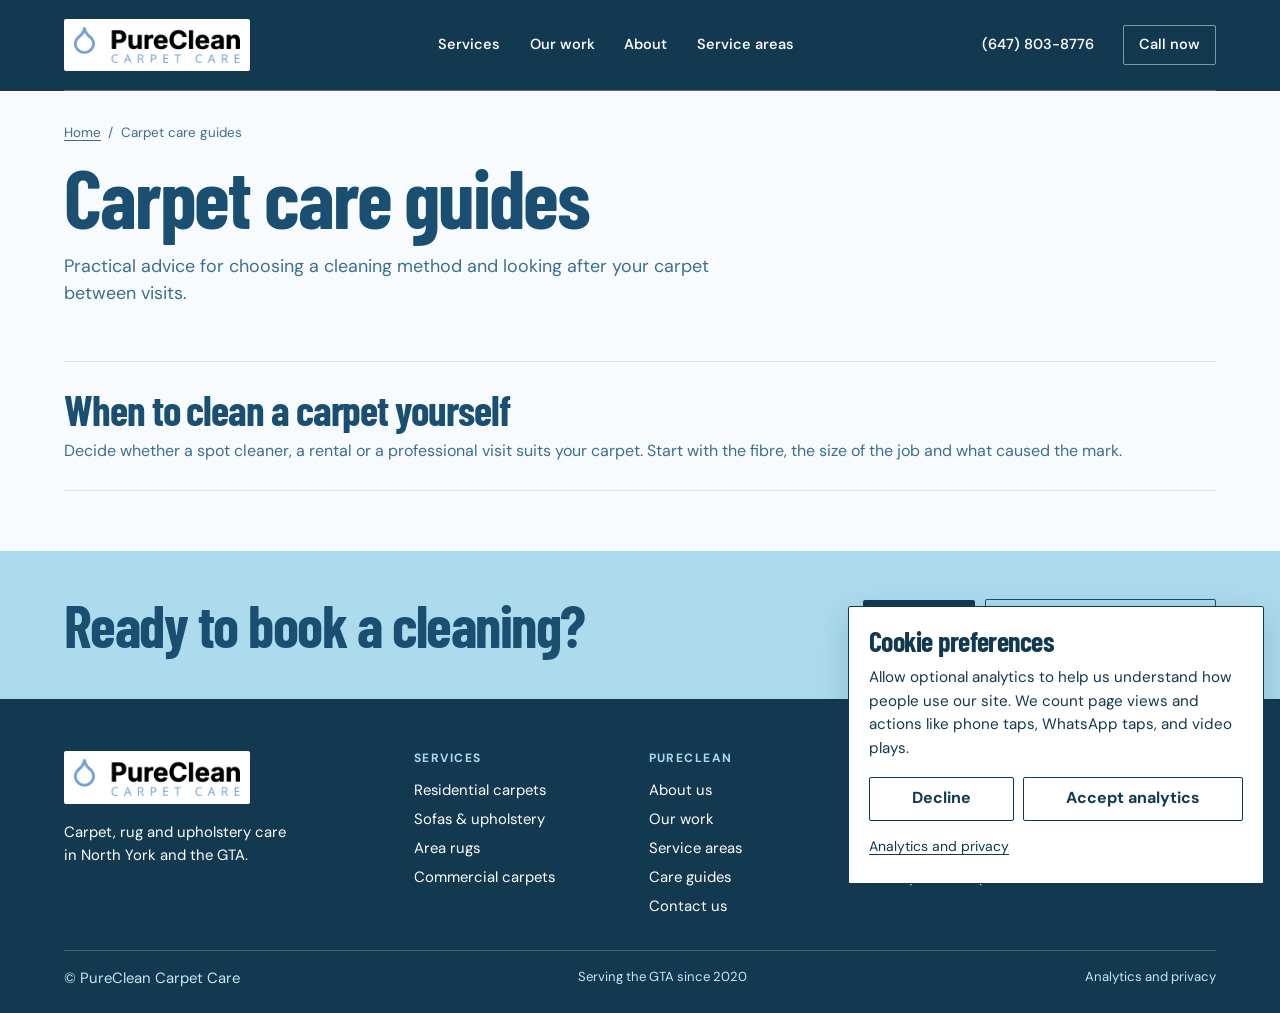
<file: docs/guides/index.html>
<!doctype html>
<html lang="en-CA">
  <head>
    <meta charset="utf-8" />
    <meta name="viewport" content="width=device-width, initial-scale=1" />
    <title>Carpet Care Guides | PureClean North York</title>
    <meta name="description" content="Read practical carpet care guides from PureClean. Learn when to spot-clean, rent a machine or arrange professional carpet cleaning." />
    <link rel="canonical" href="https://purecleancarpet.ca/guides/" />
    <meta property="og:locale" content="en_CA" />
    <meta property="og:site_name" content="PureClean Carpet Care" />
    <meta property="og:type" content="website" />
    <meta property="og:title" content="Carpet Care Guides | PureClean North York" />
    <meta property="og:description" content="Read practical carpet care guides from PureClean. Learn when to spot-clean, rent a machine or arrange professional carpet cleaning." />
    <meta property="og:url" content="https://purecleancarpet.ca/guides/" />
    <meta property="og:image" content="https://purecleancarpet.ca/assets/social/field-carpet.jpg" />
    <meta property="og:image:type" content="image/jpeg" />
    <meta property="og:image:width" content="1200" />
    <meta property="og:image:height" content="630" />
    <meta property="og:image:alt" content="Carpet extraction head passing over a light residential carpet" />
    <meta name="twitter:image:alt" content="Carpet extraction head passing over a light residential carpet" />
    <meta name="twitter:card" content="summary_large_image" />
    <link rel="icon" href="../assets/pureclean-favicon.png" type="image/png" />
    <meta name="theme-color" content="#123950" />
    <link rel="preload" href="../assets/barlow-condensed-700.woff2" as="font" type="font/woff2" crossorigin />
    <link rel="stylesheet" href="../assets/style.css?v=opt-in" />
    <script type="application/ld+json">
      {
        "@context": "https://schema.org",
        "@graph": [
          {
            "@type": "Organization",
            "@id": "https://purecleancarpet.ca/#business",
            "name": "PureClean Carpet Care",
            "url": "https://purecleancarpet.ca/",
            "telephone": "+16478038776",
            "email": "purecleancarpetscare@gmail.com",
            "sameAs": [
              "https://maps.google.com/?cid=16171649213282501730"
            ],
            "areaServed": [
              {
                "@type": "Place",
                "name": "North York"
              },
              {
                "@type": "Place",
                "name": "Etobicoke"
              },
              {
                "@type": "Place",
                "name": "Scarborough"
              },
              {
                "@type": "Place",
                "name": "Mississauga"
              },
              {
                "@type": "Place",
                "name": "Vaughan"
              },
              {
                "@type": "Place",
                "name": "Markham"
              },
              {
                "@type": "Place",
                "name": "Richmond Hill"
              },
              {
                "@type": "Place",
                "name": "Brampton"
              },
              {
                "@type": "Place",
                "name": "Oakville"
              },
              {
                "@type": "Place",
                "name": "Burlington"
              },
              {
                "@type": "Place",
                "name": "Ajax"
              },
              {
                "@type": "Place",
                "name": "Whitby"
              },
              {
                "@type": "Place",
                "name": "Oshawa"
              }
            ],
            "logo": {
              "@type": "ImageObject",
              "@id": "https://purecleancarpet.ca/#logo",
              "url": "https://purecleancarpet.ca/assets/pureclean-logo.png",
              "width": 1592,
              "height": 352
            },
            "contactPoint": {
              "@type": "ContactPoint",
              "contactType": "customer service",
              "telephone": "+16478038776",
              "email": "purecleancarpetscare@gmail.com"
            }
          },
          {
            "@type": "CollectionPage",
            "@id": "https://purecleancarpet.ca/guides/#page",
            "url": "https://purecleancarpet.ca/guides/",
            "name": "Carpet Care Guides | PureClean North York",
            "description": "Read practical carpet care guides from PureClean. Learn when to spot-clean, rent a machine or arrange professional carpet cleaning.",
            "inLanguage": "en-CA",
            "publisher": {
              "@id": "https://purecleancarpet.ca/#business"
            },
            "isPartOf": {
              "@id": "https://purecleancarpet.ca/#website"
            },
            "primaryImageOfPage": {
              "@type": "ImageObject",
              "url": "https://purecleancarpet.ca/assets/social/field-carpet.jpg",
              "width": 1200,
              "height": 630
            },
            "breadcrumb": {
              "@id": "https://purecleancarpet.ca/guides/#breadcrumbs"
            }
          },
          {
            "@type": "BreadcrumbList",
            "itemListElement": [
              {
                "@type": "ListItem",
                "position": 1,
                "name": "Home",
                "item": "https://purecleancarpet.ca/"
              },
              {
                "@type": "ListItem",
                "position": 2,
                "name": "Carpet Care Guides",
                "item": "https://purecleancarpet.ca/guides/"
              }
            ],
            "@id": "https://purecleancarpet.ca/guides/#breadcrumbs"
          }
        ]
      }
    </script>
    <script defer src="../assets/site.js"></script>
    <script defer src="../assets/analytics.js?v=opt-in"></script>
  </head>
  <body data-analytics-page="/guides/">
    <a class="skip" href="#main" data-analytics="page-content-skip-to-content">Skip to content</a>
    <header class="mast">
      <div class="wrap nav-row">
        <a
          class="brand"
          href="../"
          aria-label="PureClean Carpet Care home"
          data-analytics="header-pureclean-carpet-care-home"
          ><img src="../assets/pureclean-logo.png" width="1592" height="352" alt="" decoding="async"
        /></a>
        <nav class="nav-links" id="main-menu" aria-label="Main navigation">
          <a href="../services/" data-analytics="header-services">Services</a
          ><a href="../our-work/" data-analytics="header-our-work">Our work</a
          ><a href="../about-us/" data-analytics="header-about">About</a
          ><a href="../service-areas/" data-analytics="header-service-areas">Service areas</a
          ><a href="../contact/" class="mobile-contact" data-analytics="header-contact">Contact</a>
        </nav>
        <div class="nav-actions">
          <a class="nav-call" href="tel:+16478038776" data-analytics="header-647-803-8776">(647) 803-8776</a
          ><a class="small-quote" href="tel:+16478038776" data-analytics="header-call-now">Call now</a
          ><button
            type="button"
            class="menu-button"
            aria-controls="main-menu"
            aria-expanded="false"
            data-analytics="header-menu"
          >
            Menu <span aria-hidden="true">☰</span>
          </button>
        </div>
      </div>
    </header>
    <main id="main">
      <section class="inner-top">
        <div class="wrap">
          <nav class="crumb" aria-label="Breadcrumb">
            <a href="../" data-analytics="page-content-home">Home</a><span aria-hidden="true">/</span
            ><span aria-current="page">Carpet care guides</span>
          </nav>
          <h1 class="page-title">Carpet care guides</h1>
          <p class="intro-copy">
            Practical advice for choosing a cleaning method and looking after your carpet between visits.
          </p>
        </div>
      </section>
      <div class="wrap interior-body">
        <a
          class="guide-link"
          href="diy-or-professional-carpet-cleaning/"
          data-analytics="page-content-when-to-clean-a-carpet-yourself-decide-whether-a-spot-cleaner-a-rental-or-a-p"
          ><h2>When to clean a carpet yourself</h2>
          <p>
            Decide whether a spot cleaner, a rental or a professional visit suits your carpet. Start with the
            fibre, the size of the job and what caused the mark.
          </p></a
        >
      </div>
      <section class="recontact" id="contact" aria-label="Contact PureClean">
        <div class="wrap" id="quote">
          <h2>Ready to book a cleaning?</h2>
          <div class="contact-actions">
            <a
              class="button dark-btn"
              href="tel:+16478038776"
              data-analytics="bottom-contact-section-call-now"
              >Call now</a
            ><a
              class="button-link"
              href="https://wa.me/16478038776"
              data-analytics="bottom-contact-section-message-on-whatsapp"
              >Message on WhatsApp</a
            >
          </div>
        </div>
      </section>
    </main>
    <footer class="footer">
      <div class="wrap footer-grid">
        <div>
          <a
            class="brand"
            href="../"
            aria-label="PureClean Carpet Care home"
            data-analytics="footer-pureclean-carpet-care-home"
            ><img src="../assets/pureclean-logo.png" width="1592" height="352" alt="" decoding="async"
          /></a>
          <p>Carpet, rug and upholstery care<br />in North York and the GTA.</p>
        </div>
        <div>
          <h2>Services</h2>
          <ul>
            <li>
              <a href="../services/carpet-cleaning/" data-analytics="footer-residential-carpets"
                >Residential carpets</a
              >
            </li>
            <li>
              <a href="../services/upholstery-cleaning/" data-analytics="footer-sofas-upholstery"
                >Sofas &amp; upholstery</a
              >
            </li>
            <li><a href="../services/area-rug-cleaning/" data-analytics="footer-area-rugs">Area rugs</a></li>
            <li>
              <a href="../services/commercial-carpet-cleaning/" data-analytics="footer-commercial-carpets"
                >Commercial carpets</a
              >
            </li>
          </ul>
        </div>
        <div>
          <h2>PureClean</h2>
          <ul>
            <li><a href="../about-us/" data-analytics="footer-about-us">About us</a></li>
            <li><a href="../our-work/" data-analytics="footer-our-work">Our work</a></li>
            <li><a href="../service-areas/" data-analytics="footer-service-areas">Service areas</a></li>
            <li><a href="./" data-analytics="footer-care-guides">Care guides</a></li>
            <li><a href="../contact/" data-analytics="footer-contact-us">Contact us</a></li>
          </ul>
        </div>
        <div>
          <h2>Contact</h2>
          <ul>
            <li><a href="tel:+16478038776" data-analytics="footer-647-803-8776">(647) 803-8776</a></li>
            <li>
              <a
                href="mailto:purecleancarpetscare@gmail.com"
                data-analytics="footer-purecleancarpetscare-gmail-com"
                >purecleancarpetscare@gmail.com</a
              >
            </li>
            <li><a href="https://wa.me/16478038776" data-analytics="footer-whatsapp">WhatsApp</a></li>
            <li>Daily, 8 am–8 pm</li>
          </ul>
        </div>
      </div>
      <div class="wrap footer-base">
        <p>© PureClean Carpet Care</p>
        <span>Serving the GTA since 2020</span>
        <a href="../privacy/" data-analytics="footer-analytics-and-privacy">Analytics and privacy</a>
      </div>
    </footer>
  </body>
</html>
</file>
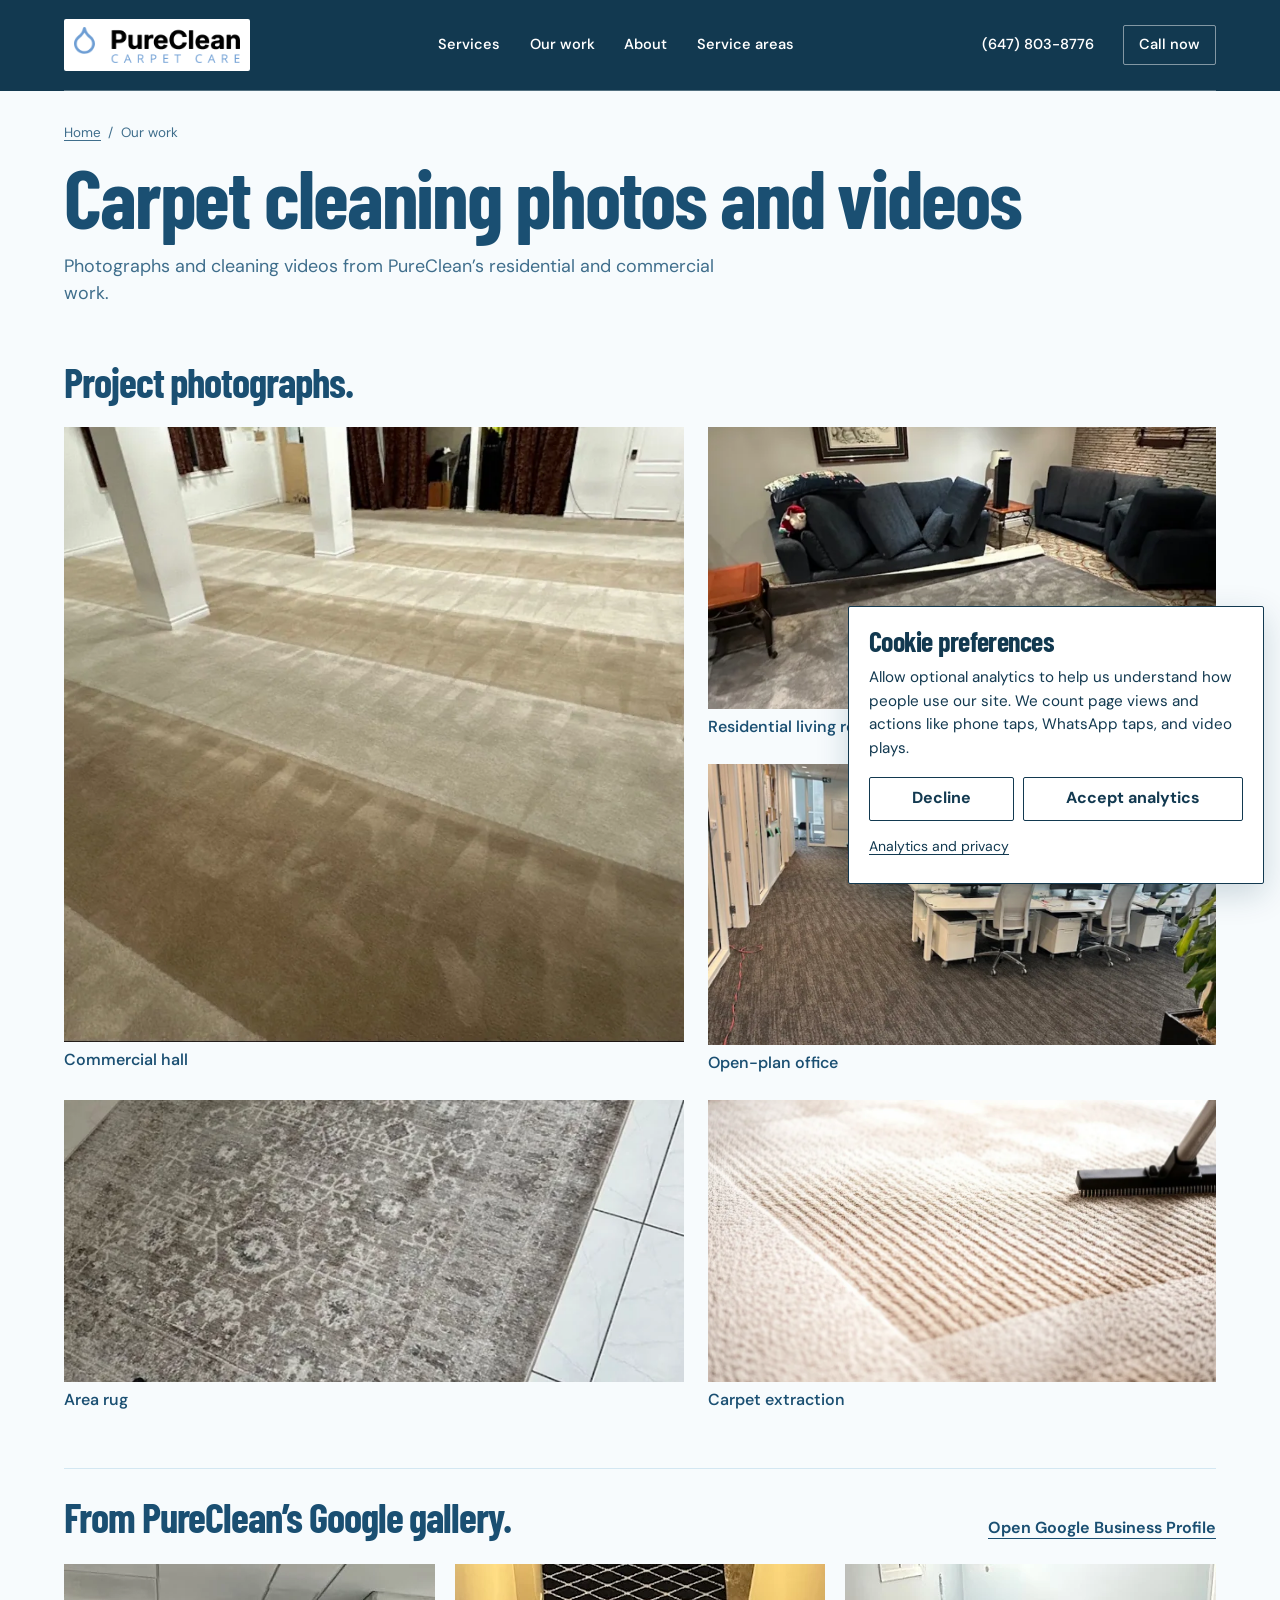
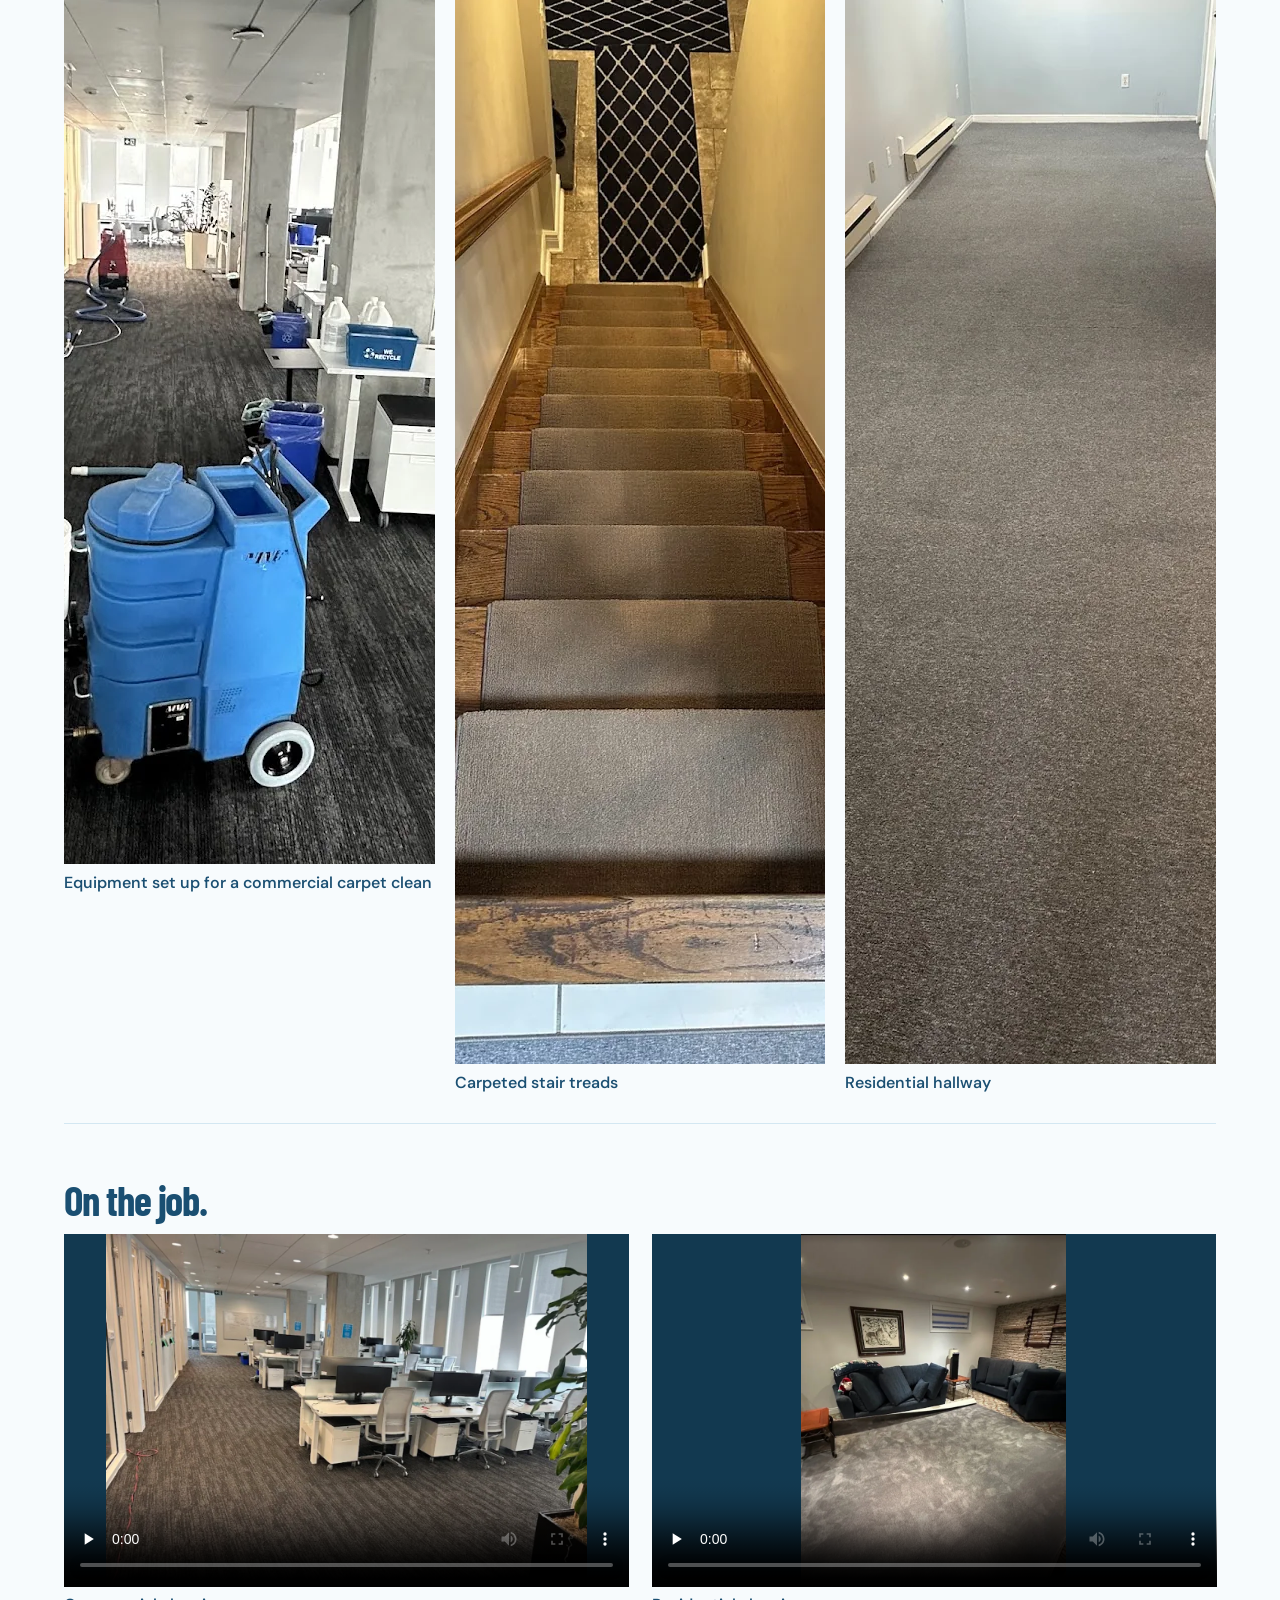
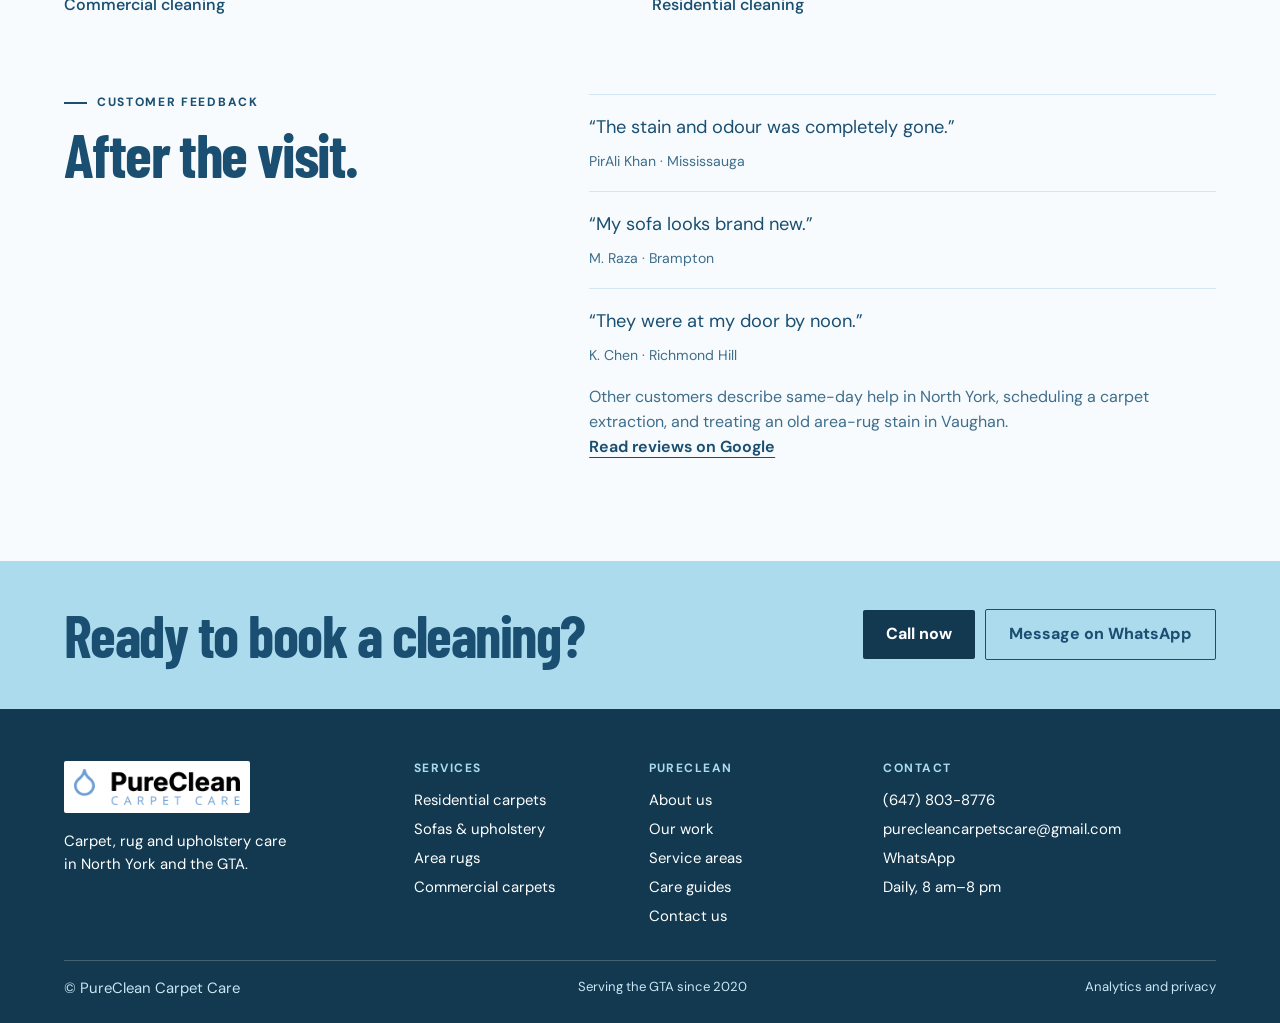
<file: docs/our-work/index.html>
<!doctype html>
<html lang="en-CA">
  <head>
    <meta charset="utf-8" />
    <meta name="viewport" content="width=device-width, initial-scale=1" />
    <title>Carpet Cleaning Photos &amp; Videos | PureClean North York</title>
    <meta name="description" content="See PureClean’s carpet cleaning photos and videos, including office carpet, residential stairs, area rugs and extraction work from actual projects." />
    <link rel="canonical" href="https://purecleancarpet.ca/our-work/" />
    <meta property="og:locale" content="en_CA" />
    <meta property="og:site_name" content="PureClean Carpet Care" />
    <meta property="og:type" content="website" />
    <meta property="og:title" content="Carpet Cleaning Photos &amp; Videos | PureClean North York" />
    <meta property="og:description" content="See PureClean’s carpet cleaning photos and videos, including office carpet, residential stairs, area rugs and extraction work from actual projects." />
    <meta property="og:url" content="https://purecleancarpet.ca/our-work/" />
    <meta property="og:image" content="https://purecleancarpet.ca/assets/social/field-office.jpg" />
    <meta property="og:image:type" content="image/jpeg" />
    <meta property="og:image:width" content="1200" />
    <meta property="og:image:height" content="630" />
    <meta property="og:image:alt" content="Carpet cleaning equipment in an office" />
    <meta name="twitter:image:alt" content="Carpet cleaning equipment in an office" />
    <meta name="twitter:card" content="summary_large_image" />
    <link rel="icon" href="../assets/pureclean-favicon.png" type="image/png" />
    <meta name="theme-color" content="#123950" />
    <link rel="preload" href="../assets/barlow-condensed-700.woff2" as="font" type="font/woff2" crossorigin />
    <link rel="stylesheet" href="../assets/style.css?v=opt-in" />
    <script type="application/ld+json">
      {
        "@context": "https://schema.org",
        "@graph": [
          {
            "@type": "Organization",
            "@id": "https://purecleancarpet.ca/#business",
            "name": "PureClean Carpet Care",
            "url": "https://purecleancarpet.ca/",
            "telephone": "+16478038776",
            "email": "purecleancarpetscare@gmail.com",
            "sameAs": [
              "https://maps.google.com/?cid=16171649213282501730"
            ],
            "areaServed": [
              {
                "@type": "Place",
                "name": "North York"
              },
              {
                "@type": "Place",
                "name": "Etobicoke"
              },
              {
                "@type": "Place",
                "name": "Scarborough"
              },
              {
                "@type": "Place",
                "name": "Mississauga"
              },
              {
                "@type": "Place",
                "name": "Vaughan"
              },
              {
                "@type": "Place",
                "name": "Markham"
              },
              {
                "@type": "Place",
                "name": "Richmond Hill"
              },
              {
                "@type": "Place",
                "name": "Brampton"
              },
              {
                "@type": "Place",
                "name": "Oakville"
              },
              {
                "@type": "Place",
                "name": "Burlington"
              },
              {
                "@type": "Place",
                "name": "Ajax"
              },
              {
                "@type": "Place",
                "name": "Whitby"
              },
              {
                "@type": "Place",
                "name": "Oshawa"
              }
            ],
            "logo": {
              "@type": "ImageObject",
              "@id": "https://purecleancarpet.ca/#logo",
              "url": "https://purecleancarpet.ca/assets/pureclean-logo.png",
              "width": 1592,
              "height": 352
            },
            "contactPoint": {
              "@type": "ContactPoint",
              "contactType": "customer service",
              "telephone": "+16478038776",
              "email": "purecleancarpetscare@gmail.com"
            }
          },
          {
            "@type": "CollectionPage",
            "@id": "https://purecleancarpet.ca/our-work/#page",
            "url": "https://purecleancarpet.ca/our-work/",
            "name": "Carpet Cleaning Photos & Videos | PureClean North York",
            "description": "See PureClean’s carpet cleaning photos and videos, including office carpet, residential stairs, area rugs and extraction work from actual projects.",
            "inLanguage": "en-CA",
            "publisher": {
              "@id": "https://purecleancarpet.ca/#business"
            },
            "isPartOf": {
              "@id": "https://purecleancarpet.ca/#website"
            },
            "primaryImageOfPage": {
              "@type": "ImageObject",
              "url": "https://purecleancarpet.ca/assets/social/field-office.jpg",
              "width": 1200,
              "height": 630
            },
            "breadcrumb": {
              "@id": "https://purecleancarpet.ca/our-work/#breadcrumbs"
            }
          },
          {
            "@type": "BreadcrumbList",
            "itemListElement": [
              {
                "@type": "ListItem",
                "position": 1,
                "name": "Home",
                "item": "https://purecleancarpet.ca/"
              },
              {
                "@type": "ListItem",
                "position": 2,
                "name": "Carpet Cleaning Project Photos & Videos",
                "item": "https://purecleancarpet.ca/our-work/"
              }
            ],
            "@id": "https://purecleancarpet.ca/our-work/#breadcrumbs"
          }
        ]
      }
    </script>
    <script defer src="../assets/site.js"></script>
    <script defer src="../assets/analytics.js?v=opt-in"></script>
  </head>
  <body data-analytics-page="/our-work/">
    <a class="skip" href="#main" data-analytics="page-content-skip-to-content">Skip to content</a>
    <header class="mast">
      <div class="wrap nav-row">
        <a
          class="brand"
          href="../"
          aria-label="PureClean Carpet Care home"
          data-analytics="header-pureclean-carpet-care-home"
          ><img src="../assets/pureclean-logo.png" width="1592" height="352" alt="" decoding="async"
        /></a>
        <nav class="nav-links" id="main-menu" aria-label="Main navigation">
          <a href="../services/" data-analytics="header-services">Services</a
          ><a href="./" aria-current="page" data-analytics="header-our-work">Our work</a
          ><a href="../about-us/" data-analytics="header-about">About</a
          ><a href="../service-areas/" data-analytics="header-service-areas">Service areas</a
          ><a href="../contact/" class="mobile-contact" data-analytics="header-contact">Contact</a>
        </nav>
        <div class="nav-actions">
          <a class="nav-call" href="tel:+16478038776" data-analytics="header-647-803-8776">(647) 803-8776</a
          ><a class="small-quote" href="tel:+16478038776" data-analytics="header-call-now">Call now</a
          ><button
            type="button"
            class="menu-button"
            aria-controls="main-menu"
            aria-expanded="false"
            data-analytics="header-menu"
          >
            Menu <span aria-hidden="true">☰</span>
          </button>
        </div>
      </div>
    </header>
    <main id="main">
      <section class="inner-top">
        <div class="wrap">
          <nav class="crumb" aria-label="Breadcrumb">
            <a href="../" data-analytics="page-content-home">Home</a><span aria-hidden="true">/</span
            ><span aria-current="page">Our work</span>
          </nav>
          <h1 class="page-title">Carpet cleaning photos and videos</h1>
          <p class="intro-copy">
            Photographs and cleaning videos from PureClean’s residential and commercial work.
          </p>
        </div>
      </section>
      <div class="wrap">
        <h2 class="gallery-head">Project photographs.</h2>
        <div class="work-grid">
          <figure>
            <img
              src="../assets/field-hall.webp"
              alt="Extraction lines across the light carpet of a large hall"
              width="1170"
              height="878"
              class=""
              loading="lazy"
              decoding="async"
            />
            <figcaption>Commercial hall</figcaption>
          </figure>
          <figure>
            <img
              src="../assets/field-living.webp"
              alt="Cleaned carpet around sofas in a basement living room"
              width="699"
              height="930"
              class=""
              loading="lazy"
              decoding="async"
            />
            <figcaption>Residential living room</figcaption>
          </figure>
          <figure>
            <img
              src="../assets/field-office.webp"
              alt="Carpeted office floor between desks"
              width="1170"
              height="859"
              class=""
              loading="lazy"
              decoding="async"
            />
            <figcaption>Open-plan office</figcaption>
          </figure>
          <figure>
            <img
              src="../assets/field-rug.webp"
              alt="Patterned rug with a cleaning wand beside it"
              width="702"
              height="930"
              class=""
              loading="lazy"
              decoding="async"
            />
            <figcaption>Area rug</figcaption>
          </figure>
          <figure>
            <img
              src="../assets/field-carpet.webp"
              alt="Wand passing across light-coloured carpet"
              width="1024"
              height="573"
              class=""
              loading="lazy"
              decoding="async"
            />
            <figcaption>Carpet extraction</figcaption>
          </figure>
        </div>
        <section class="profile-gallery" aria-labelledby="profile-gallery-title">
          <div class="profile-gallery-head">
            <h2 class="gallery-head" id="profile-gallery-title">From PureClean’s Google gallery.</h2>
            <a
              class="text-link"
              href="https://www.google.com/maps?cid=16171649213282501730"
              data-analytics="google-project-gallery-open-google-business-profile"
              >Open Google Business Profile</a
            >
          </div>
          <div class="profile-photos">
            <figure>
              <a
                href="../assets/projects/office-cleaning-equipment.webp"
                aria-label="View full photo of equipment set up for a commercial carpet clean"
                data-analytics="google-project-gallery-view-full-photo-of-equipment-set-up-for-a-commercial-carpet-clean"
                ><img
                  src="../assets/projects/office-cleaning-equipment.webp"
                  width="1200"
                  height="900"
                  alt="Extraction machines and hoses set up between desks in a carpeted office"
                  loading="lazy"
                  decoding="async"
              /></a>
              <figcaption>Equipment set up for a commercial carpet clean</figcaption>
            </figure>
            <figure>
              <a
                href="../assets/projects/carpeted-stairs.webp"
                aria-label="View full photo of carpeted stair treads"
                data-analytics="google-project-gallery-view-full-photo-of-carpeted-stair-treads"
                ><img
                  src="../assets/projects/carpeted-stairs.webp"
                  width="825"
                  height="1100"
                  alt="Carpet pads fitted along the centre of a wooden staircase"
                  loading="lazy"
                  decoding="async"
              /></a>
              <figcaption>Carpeted stair treads</figcaption>
            </figure>
            <figure>
              <a
                href="../assets/projects/carpeted-hallway.webp"
                aria-label="View full photo of residential hallway"
                data-analytics="google-project-gallery-view-full-photo-of-residential-hallway"
                ><img
                  src="../assets/projects/carpeted-hallway.webp"
                  width="825"
                  height="1100"
                  alt="Grey wall-to-wall carpet in a residential hallway"
                  loading="lazy"
                  decoding="async"
              /></a>
              <figcaption>Residential hallway</figcaption>
            </figure>
          </div>
        </section>
        <h2 class="gallery-head">On the job.</h2>
        <div class="videos">
          <figure>
            <video
              controls
              playsinline
              preload="none"
              poster="../assets/field-office.webp"
              aria-label="Commercial cleaning"
              data-analytics="videos-commercial-cleaning"
            >
              <source src="../assets/commercial-film.mp4" type="video/mp4" />
            </video>
            <figcaption>Commercial cleaning</figcaption>
          </figure>
          <figure>
            <video
              controls
              playsinline
              preload="none"
              poster="../assets/field-living.webp"
              aria-label="Residential cleaning"
              data-analytics="videos-residential-cleaning"
            >
              <source src="../assets/residential-film.mp4" type="video/mp4" />
            </video>
            <figcaption>Residential cleaning</figcaption>
          </figure>
        </div>
      </div>
      <section class="section wrap split-info">
        <div>
          <p class="eyebrow">Customer feedback</p>
          <h2 class="section-title small">After the visit.</h2>
        </div>
        <div class="reviews-list">
          <div class="review-card">
            <blockquote>“The stain and odour was completely gone.”</blockquote>
            <cite>PirAli Khan · Mississauga</cite>
          </div>
          <div class="review-card">
            <blockquote>“My sofa looks brand new.”</blockquote>
            <cite>M. Raza · Brampton</cite>
          </div>
          <div class="review-card">
            <blockquote>“They were at my door by noon.”</blockquote>
            <cite>K. Chen · Richmond Hill</cite>
          </div>
          <p class="quiet">
            Other customers describe same-day help in North York, scheduling a carpet extraction, and treating
            an old area-rug stain in Vaughan.
          </p>
          <a
            class="text-link"
            href="https://maps.google.com/?cid=16171649213282501730"
            data-analytics="page-content-read-reviews-on-google"
            >Read reviews on Google</a
          >
        </div>
      </section>
      <section class="recontact" id="contact" aria-label="Contact PureClean">
        <div class="wrap" id="quote">
          <h2>Ready to book a cleaning?</h2>
          <div class="contact-actions">
            <a
              class="button dark-btn"
              href="tel:+16478038776"
              data-analytics="bottom-contact-section-call-now"
              >Call now</a
            ><a
              class="button-link"
              href="https://wa.me/16478038776"
              data-analytics="bottom-contact-section-message-on-whatsapp"
              >Message on WhatsApp</a
            >
          </div>
        </div>
      </section>
    </main>
    <footer class="footer">
      <div class="wrap footer-grid">
        <div>
          <a
            class="brand"
            href="../"
            aria-label="PureClean Carpet Care home"
            data-analytics="footer-pureclean-carpet-care-home"
            ><img src="../assets/pureclean-logo.png" width="1592" height="352" alt="" decoding="async"
          /></a>
          <p>Carpet, rug and upholstery care<br />in North York and the GTA.</p>
        </div>
        <div>
          <h2>Services</h2>
          <ul>
            <li>
              <a href="../services/carpet-cleaning/" data-analytics="footer-residential-carpets"
                >Residential carpets</a
              >
            </li>
            <li>
              <a href="../services/upholstery-cleaning/" data-analytics="footer-sofas-upholstery"
                >Sofas &amp; upholstery</a
              >
            </li>
            <li><a href="../services/area-rug-cleaning/" data-analytics="footer-area-rugs">Area rugs</a></li>
            <li>
              <a href="../services/commercial-carpet-cleaning/" data-analytics="footer-commercial-carpets"
                >Commercial carpets</a
              >
            </li>
          </ul>
        </div>
        <div>
          <h2>PureClean</h2>
          <ul>
            <li><a href="../about-us/" data-analytics="footer-about-us">About us</a></li>
            <li><a href="./" data-analytics="footer-our-work">Our work</a></li>
            <li><a href="../service-areas/" data-analytics="footer-service-areas">Service areas</a></li>
            <li><a href="../guides/" data-analytics="footer-care-guides">Care guides</a></li>
            <li><a href="../contact/" data-analytics="footer-contact-us">Contact us</a></li>
          </ul>
        </div>
        <div>
          <h2>Contact</h2>
          <ul>
            <li><a href="tel:+16478038776" data-analytics="footer-647-803-8776">(647) 803-8776</a></li>
            <li>
              <a
                href="mailto:purecleancarpetscare@gmail.com"
                data-analytics="footer-purecleancarpetscare-gmail-com"
                >purecleancarpetscare@gmail.com</a
              >
            </li>
            <li><a href="https://wa.me/16478038776" data-analytics="footer-whatsapp">WhatsApp</a></li>
            <li>Daily, 8 am–8 pm</li>
          </ul>
        </div>
      </div>
      <div class="wrap footer-base">
        <p>© PureClean Carpet Care</p>
        <span>Serving the GTA since 2020</span>
        <a href="../privacy/" data-analytics="footer-analytics-and-privacy">Analytics and privacy</a>
      </div>
    </footer>
  </body>
</html>
</file>
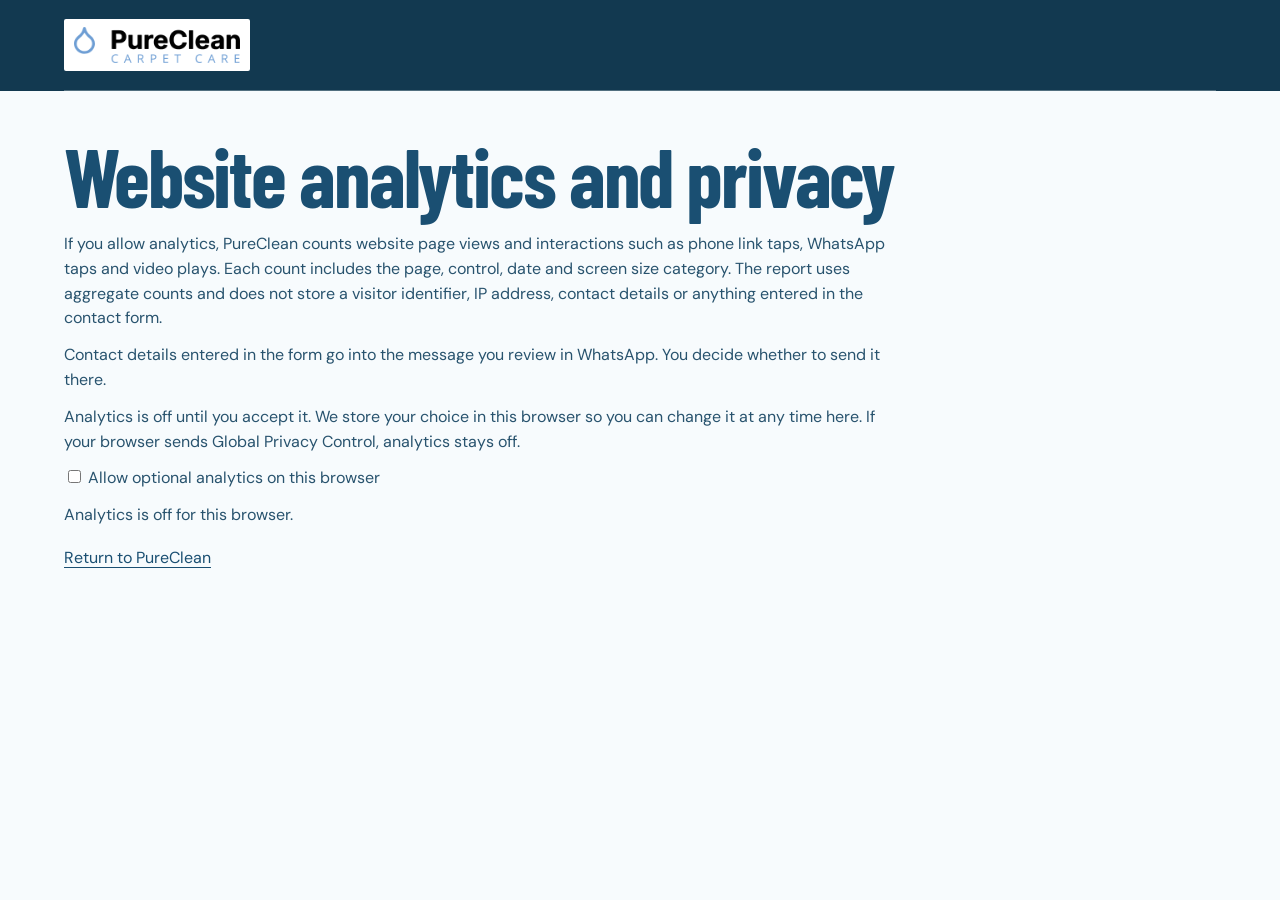
<file: docs/privacy/index.html>
<!doctype html>
<html lang="en-CA">
  <head>
    <meta charset="utf-8" />
    <meta name="viewport" content="width=device-width, initial-scale=1" />
    <title>Website Analytics &amp; Privacy | PureClean Carpet Care</title>
    <meta
      name="description"
      content="Learn how PureClean counts website interactions and manage your preference."
    />
    <meta name="robots" content="noindex, follow" />
    <link rel="canonical" href="https://purecleancarpet.ca/privacy/" />
    <link rel="icon" href="../assets/pureclean-favicon.png" type="image/png" />
    <link rel="stylesheet" href="../assets/style.css?v=opt-in" />
    <script defer src="../assets/site.js"></script>
    <script defer src="../assets/analytics.js?v=opt-in"></script>
  </head>
  <body data-analytics-page="/privacy/">
    <header class="mast">
      <div class="wrap nav-row">
        <a
          class="brand"
          href="../"
          aria-label="PureClean Carpet Care home"
          data-analytics="header-pureclean-carpet-care-home"
        >
          <img src="../assets/pureclean-logo.png" width="1592" height="352" alt="" />
        </a>
      </div>
    </header>
    <main class="wrap inner-top">
      <h1 class="page-title">Website analytics and privacy</h1>
      <div class="article-section">
        <p>
          If you allow analytics, PureClean counts website page views and interactions such as phone link
          taps, WhatsApp taps and video plays. Each count includes the page, control, date and screen size
          category. The report uses aggregate counts and does not store a visitor identifier, IP address,
          contact details or anything entered in the contact form.
        </p>
        <p>
          Contact details entered in the form go into the message you review in WhatsApp. You decide whether
          to send it there.
        </p>
        <p>
          Analytics is off until you accept it. We store your choice in this browser so you can change it
          at any time here. If your browser sends Global Privacy Control, analytics stays off.
        </p>
        <p>
          <label><input type="checkbox" id="analytics-consent" disabled /> Allow optional analytics on this browser</label>
        </p>
        <p id="analytics-preference" aria-live="polite"></p>
        <a class="back-link" href="../" data-analytics="page-content-return-to-pureclean"
          >Return to PureClean</a
        >
      </div>
    </main>
  </body>
</html>
</file>
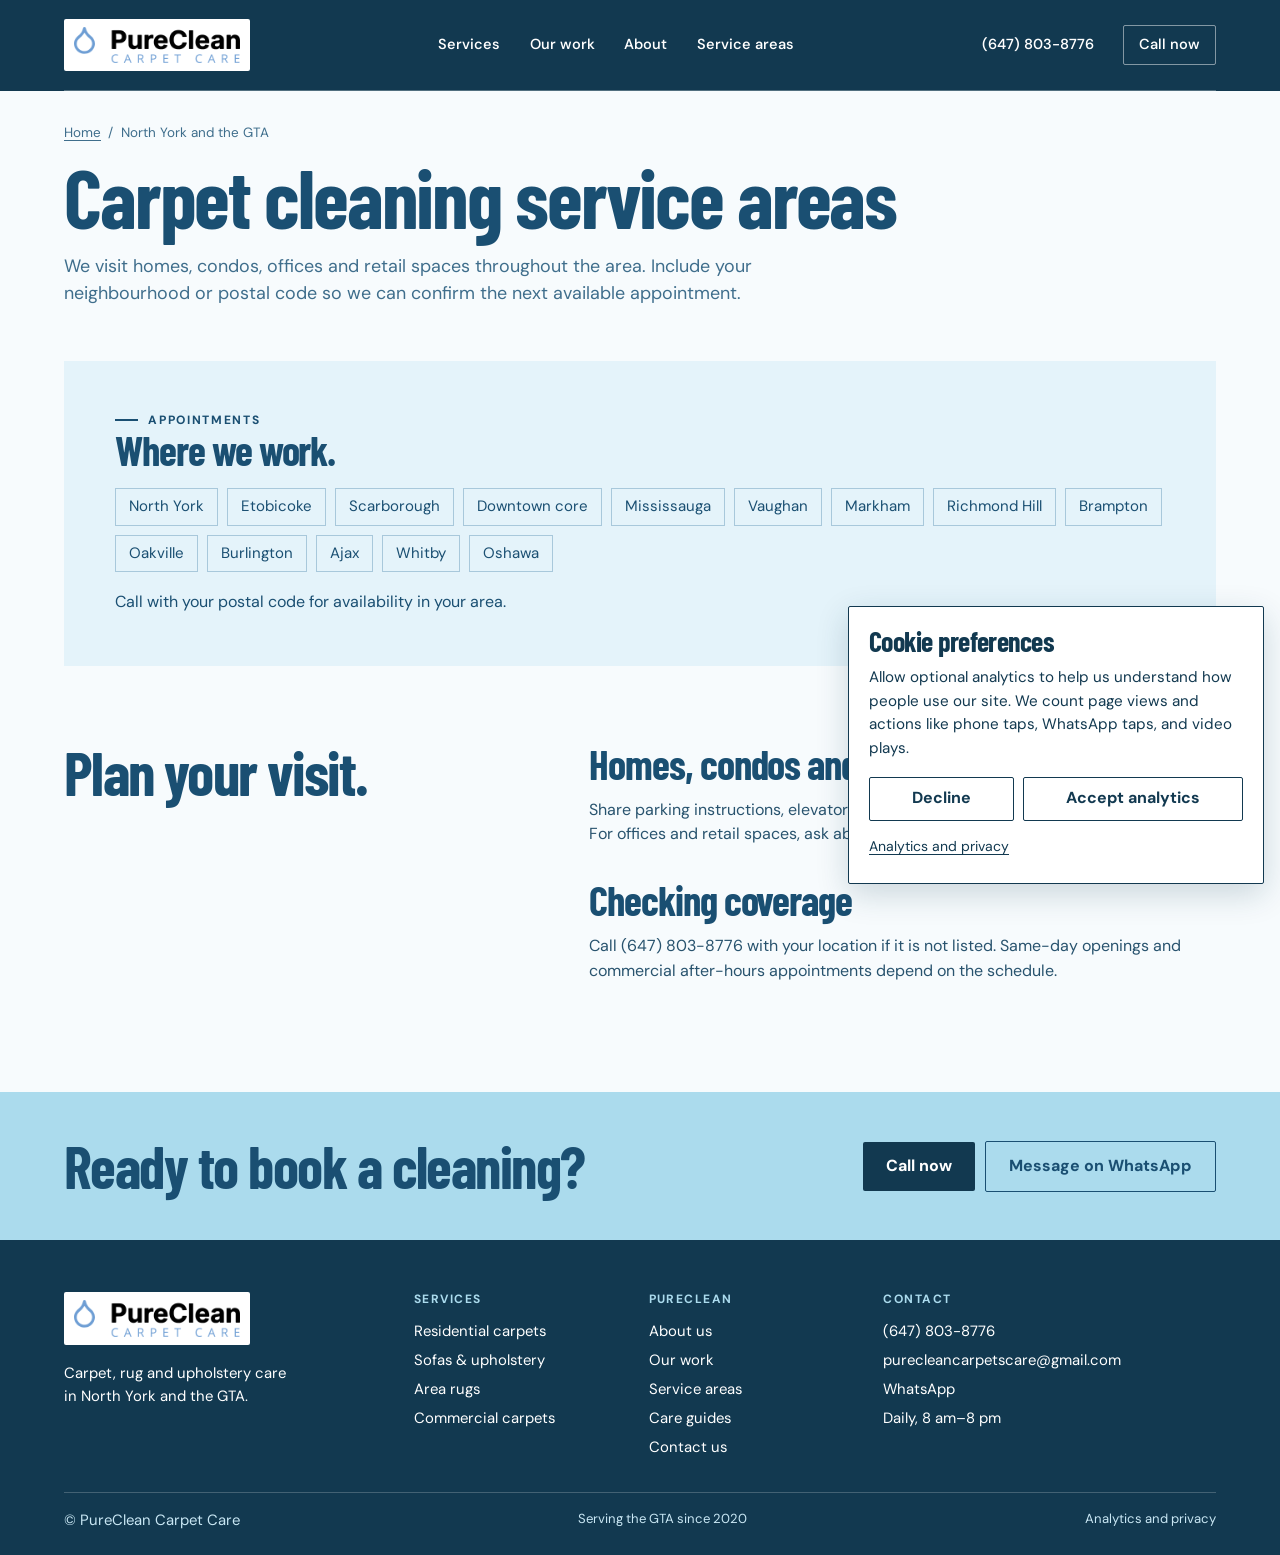
<file: docs/service-areas/index.html>
<!doctype html>
<html lang="en-CA">
  <head>
    <meta charset="utf-8" />
    <meta name="viewport" content="width=device-width, initial-scale=1" />
    <title>North York &amp; GTA Cleaning Service Areas | PureClean</title>
    <meta name="description" content="Check where PureClean provides mobile carpet, rug and upholstery cleaning in North York and the GTA. Call or message to confirm coverage for your address." />
    <link rel="canonical" href="https://purecleancarpet.ca/service-areas/" />
    <meta property="og:locale" content="en_CA" />
    <meta property="og:site_name" content="PureClean Carpet Care" />
    <meta property="og:type" content="website" />
    <meta property="og:title" content="North York &amp; GTA Cleaning Service Areas | PureClean" />
    <meta property="og:description" content="Check where PureClean provides mobile carpet, rug and upholstery cleaning in North York and the GTA. Call or message to confirm coverage for your address." />
    <meta property="og:url" content="https://purecleancarpet.ca/service-areas/" />
    <meta property="og:image" content="https://purecleancarpet.ca/assets/social/field-hall.jpg" />
    <meta property="og:image:type" content="image/jpeg" />
    <meta property="og:image:width" content="1200" />
    <meta property="og:image:height" content="630" />
    <meta property="og:image:alt" content="Cleaned carpet in a hallway" />
    <meta name="twitter:image:alt" content="Cleaned carpet in a hallway" />
    <meta name="twitter:card" content="summary_large_image" />
    <link rel="icon" href="../assets/pureclean-favicon.png" type="image/png" />
    <meta name="theme-color" content="#123950" />
    <link rel="preload" href="../assets/barlow-condensed-700.woff2" as="font" type="font/woff2" crossorigin />
    <link rel="stylesheet" href="../assets/style.css?v=opt-in" />
    <script type="application/ld+json">
      {
        "@context": "https://schema.org",
        "@graph": [
          {
            "@type": "Organization",
            "@id": "https://purecleancarpet.ca/#business",
            "name": "PureClean Carpet Care",
            "url": "https://purecleancarpet.ca/",
            "telephone": "+16478038776",
            "email": "purecleancarpetscare@gmail.com",
            "sameAs": [
              "https://maps.google.com/?cid=16171649213282501730"
            ],
            "areaServed": [
              {
                "@type": "Place",
                "name": "North York"
              },
              {
                "@type": "Place",
                "name": "Etobicoke"
              },
              {
                "@type": "Place",
                "name": "Scarborough"
              },
              {
                "@type": "Place",
                "name": "Mississauga"
              },
              {
                "@type": "Place",
                "name": "Vaughan"
              },
              {
                "@type": "Place",
                "name": "Markham"
              },
              {
                "@type": "Place",
                "name": "Richmond Hill"
              },
              {
                "@type": "Place",
                "name": "Brampton"
              },
              {
                "@type": "Place",
                "name": "Oakville"
              },
              {
                "@type": "Place",
                "name": "Burlington"
              },
              {
                "@type": "Place",
                "name": "Ajax"
              },
              {
                "@type": "Place",
                "name": "Whitby"
              },
              {
                "@type": "Place",
                "name": "Oshawa"
              }
            ],
            "logo": {
              "@type": "ImageObject",
              "@id": "https://purecleancarpet.ca/#logo",
              "url": "https://purecleancarpet.ca/assets/pureclean-logo.png",
              "width": 1592,
              "height": 352
            },
            "contactPoint": {
              "@type": "ContactPoint",
              "contactType": "customer service",
              "telephone": "+16478038776",
              "email": "purecleancarpetscare@gmail.com"
            }
          },
          {
            "@type": "WebPage",
            "@id": "https://purecleancarpet.ca/service-areas/#page",
            "url": "https://purecleancarpet.ca/service-areas/",
            "name": "North York & GTA Cleaning Service Areas | PureClean",
            "description": "Check where PureClean provides mobile carpet, rug and upholstery cleaning in North York and the GTA. Call or message to confirm coverage for your address.",
            "inLanguage": "en-CA",
            "publisher": {
              "@id": "https://purecleancarpet.ca/#business"
            },
            "isPartOf": {
              "@id": "https://purecleancarpet.ca/#website"
            },
            "primaryImageOfPage": {
              "@type": "ImageObject",
              "url": "https://purecleancarpet.ca/assets/social/field-hall.jpg",
              "width": 1200,
              "height": 630
            },
            "breadcrumb": {
              "@id": "https://purecleancarpet.ca/service-areas/#breadcrumbs"
            }
          },
          {
            "@type": "BreadcrumbList",
            "itemListElement": [
              {
                "@type": "ListItem",
                "position": 1,
                "name": "Home",
                "item": "https://purecleancarpet.ca/"
              },
              {
                "@type": "ListItem",
                "position": 2,
                "name": "North York & GTA Cleaning Service Areas",
                "item": "https://purecleancarpet.ca/service-areas/"
              }
            ],
            "@id": "https://purecleancarpet.ca/service-areas/#breadcrumbs"
          }
        ]
      }
    </script>
    <script defer src="../assets/site.js"></script>
    <script defer src="../assets/analytics.js?v=opt-in"></script>
  </head>
  <body data-analytics-page="/service-areas/">
    <a class="skip" href="#main" data-analytics="page-content-skip-to-content">Skip to content</a>
    <header class="mast">
      <div class="wrap nav-row">
        <a
          class="brand"
          href="../"
          aria-label="PureClean Carpet Care home"
          data-analytics="header-pureclean-carpet-care-home"
          ><img src="../assets/pureclean-logo.png" width="1592" height="352" alt="" decoding="async"
        /></a>
        <nav class="nav-links" id="main-menu" aria-label="Main navigation">
          <a href="../services/" data-analytics="header-services">Services</a
          ><a href="../our-work/" data-analytics="header-our-work">Our work</a
          ><a href="../about-us/" data-analytics="header-about">About</a
          ><a href="./" aria-current="page" data-analytics="header-service-areas">Service areas</a
          ><a href="../contact/" class="mobile-contact" data-analytics="header-contact">Contact</a>
        </nav>
        <div class="nav-actions">
          <a class="nav-call" href="tel:+16478038776" data-analytics="header-647-803-8776">(647) 803-8776</a
          ><a class="small-quote" href="tel:+16478038776" data-analytics="header-call-now">Call now</a
          ><button
            type="button"
            class="menu-button"
            aria-controls="main-menu"
            aria-expanded="false"
            data-analytics="header-menu"
          >
            Menu <span aria-hidden="true">☰</span>
          </button>
        </div>
      </div>
    </header>
    <main id="main">
      <section class="inner-top">
        <div class="wrap">
          <nav class="crumb" aria-label="Breadcrumb">
            <a href="../" data-analytics="page-content-home">Home</a><span aria-hidden="true">/</span
            ><span aria-current="page">North York and the GTA</span>
          </nav>
          <h1 class="page-title">Carpet cleaning service areas</h1>
          <p class="intro-copy">
            We visit homes, condos, offices and retail spaces throughout the area. Include your neighbourhood
            or postal code so we can confirm the next available appointment.
          </p>
        </div>
      </section>
      <div class="wrap location-box">
        <p class="eyebrow">Appointments</p>
        <h2>Where we work.</h2>
        <div class="location-tags">
          <span>North York</span><span>Etobicoke</span><span>Scarborough</span><span>Downtown core</span
          ><span>Mississauga</span><span>Vaughan</span><span>Markham</span><span>Richmond Hill</span
          ><span>Brampton</span><span>Oakville</span><span>Burlington</span><span>Ajax</span
          ><span>Whitby</span><span>Oshawa</span>
        </div>
        <p>Call with your postal code for availability in your area.</p>
      </div>
      <div class="section wrap split-info">
        <div><h2 class="section-title small">Plan your visit.</h2></div>
        <div>
          <section class="article-section" id="homes-condos-and-commercial-spaces">
            <h2>Homes, condos and commercial spaces</h2>
            <p>
              Share parking instructions, elevator access and the rooms or floors you need cleaned. For
              offices and retail spaces, ask about appointments outside business hours.
            </p>
          </section>
          <section class="article-section" id="checking-coverage">
            <h2>Checking coverage</h2>
            <p>
              Call (647) 803-8776 with your location if it is not listed. Same-day openings and commercial
              after-hours appointments depend on the schedule.
            </p>
          </section>
        </div>
      </div>
      <section class="recontact" id="contact" aria-label="Contact PureClean">
        <div class="wrap" id="quote">
          <h2>Ready to book a cleaning?</h2>
          <div class="contact-actions">
            <a
              class="button dark-btn"
              href="tel:+16478038776"
              data-analytics="bottom-contact-section-call-now"
              >Call now</a
            ><a
              class="button-link"
              href="https://wa.me/16478038776"
              data-analytics="bottom-contact-section-message-on-whatsapp"
              >Message on WhatsApp</a
            >
          </div>
        </div>
      </section>
    </main>
    <footer class="footer">
      <div class="wrap footer-grid">
        <div>
          <a
            class="brand"
            href="../"
            aria-label="PureClean Carpet Care home"
            data-analytics="footer-pureclean-carpet-care-home"
            ><img src="../assets/pureclean-logo.png" width="1592" height="352" alt="" decoding="async"
          /></a>
          <p>Carpet, rug and upholstery care<br />in North York and the GTA.</p>
        </div>
        <div>
          <h2>Services</h2>
          <ul>
            <li>
              <a href="../services/carpet-cleaning/" data-analytics="footer-residential-carpets"
                >Residential carpets</a
              >
            </li>
            <li>
              <a href="../services/upholstery-cleaning/" data-analytics="footer-sofas-upholstery"
                >Sofas &amp; upholstery</a
              >
            </li>
            <li><a href="../services/area-rug-cleaning/" data-analytics="footer-area-rugs">Area rugs</a></li>
            <li>
              <a href="../services/commercial-carpet-cleaning/" data-analytics="footer-commercial-carpets"
                >Commercial carpets</a
              >
            </li>
          </ul>
        </div>
        <div>
          <h2>PureClean</h2>
          <ul>
            <li><a href="../about-us/" data-analytics="footer-about-us">About us</a></li>
            <li><a href="../our-work/" data-analytics="footer-our-work">Our work</a></li>
            <li><a href="./" data-analytics="footer-service-areas">Service areas</a></li>
            <li><a href="../guides/" data-analytics="footer-care-guides">Care guides</a></li>
            <li><a href="../contact/" data-analytics="footer-contact-us">Contact us</a></li>
          </ul>
        </div>
        <div>
          <h2>Contact</h2>
          <ul>
            <li><a href="tel:+16478038776" data-analytics="footer-647-803-8776">(647) 803-8776</a></li>
            <li>
              <a
                href="mailto:purecleancarpetscare@gmail.com"
                data-analytics="footer-purecleancarpetscare-gmail-com"
                >purecleancarpetscare@gmail.com</a
              >
            </li>
            <li><a href="https://wa.me/16478038776" data-analytics="footer-whatsapp">WhatsApp</a></li>
            <li>Daily, 8 am–8 pm</li>
          </ul>
        </div>
      </div>
      <div class="wrap footer-base">
        <p>© PureClean Carpet Care</p>
        <span>Serving the GTA since 2020</span>
        <a href="../privacy/" data-analytics="footer-analytics-and-privacy">Analytics and privacy</a>
      </div>
    </footer>
  </body>
</html>
</file>
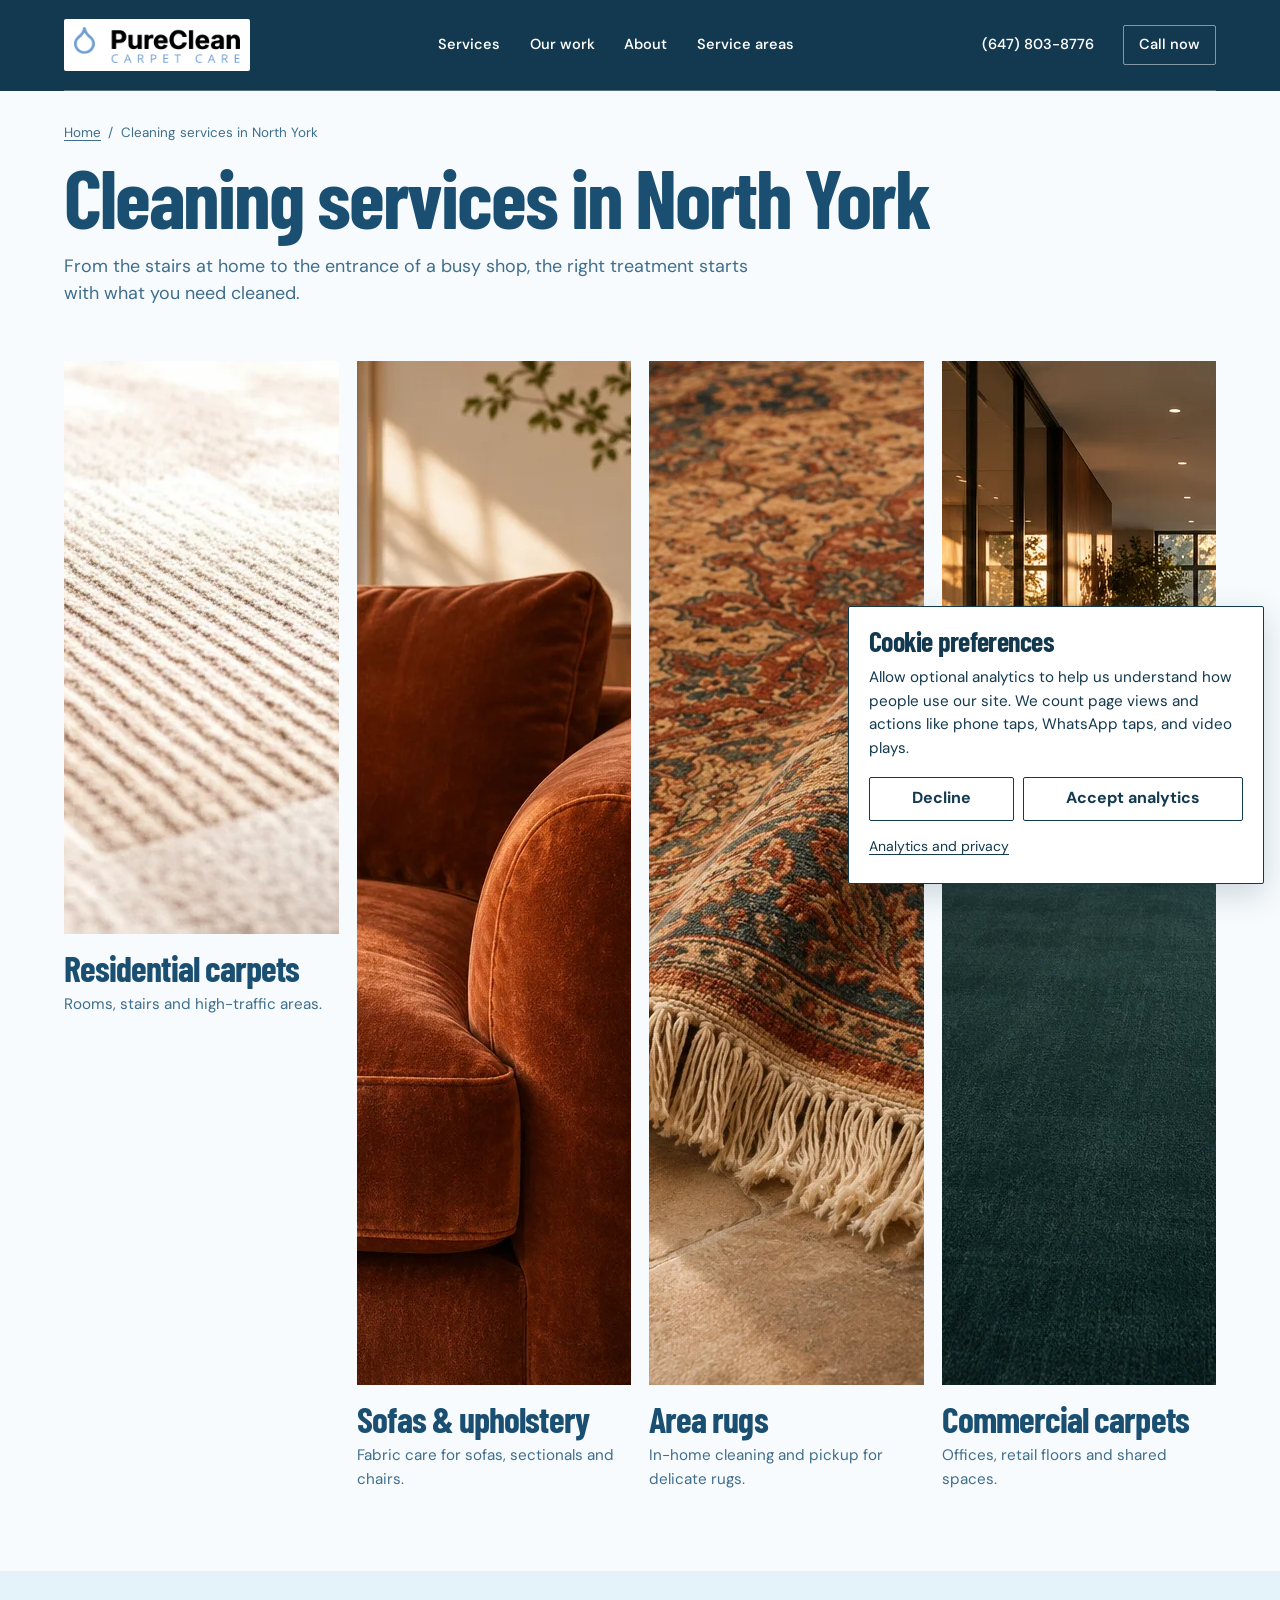
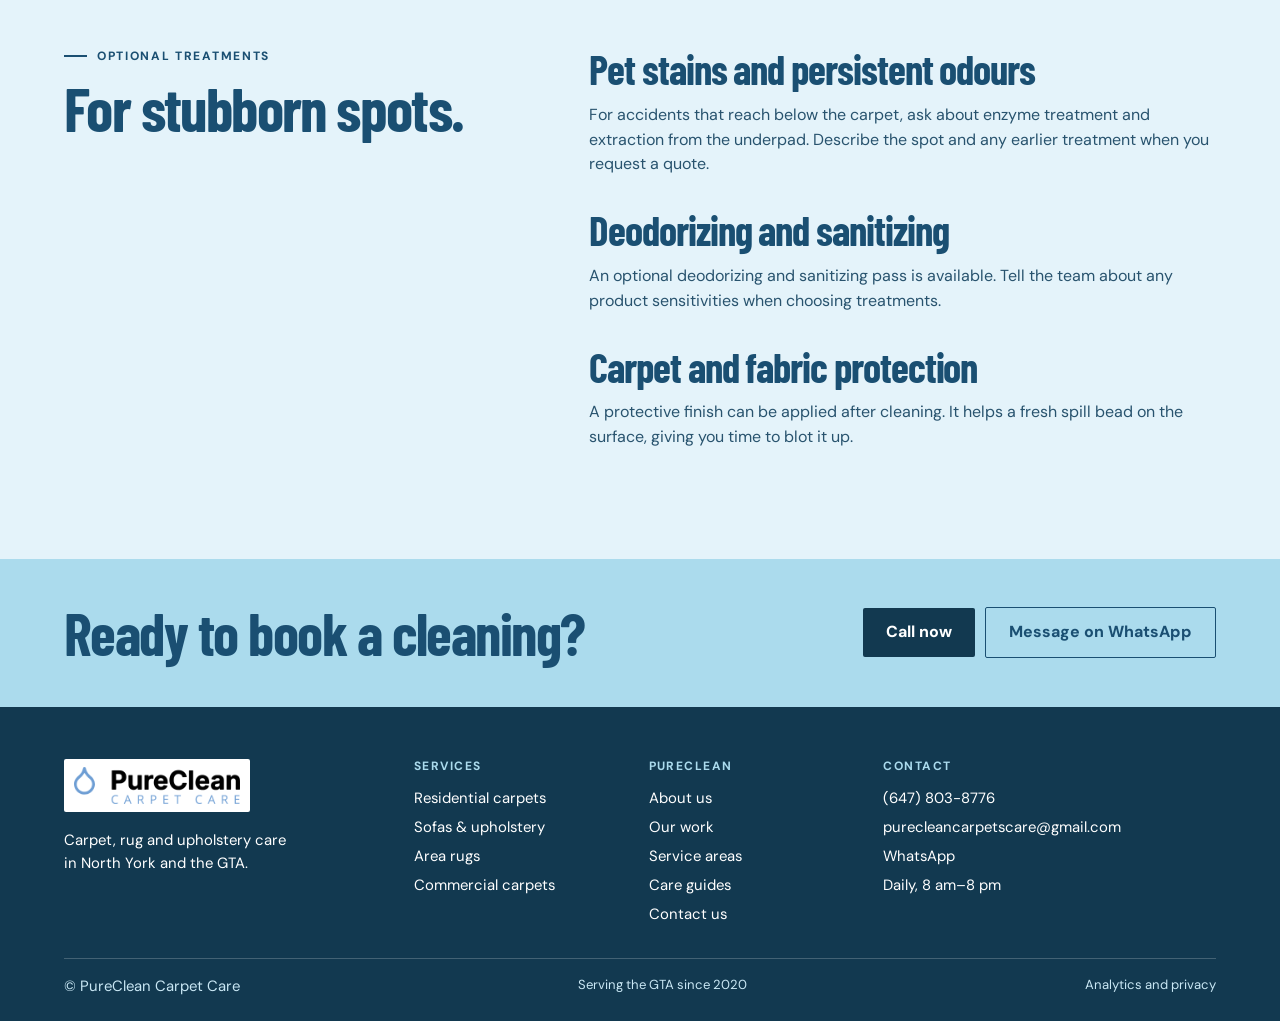
<file: docs/services/index.html>
<!doctype html>
<html lang="en-CA">
  <head>
    <meta charset="utf-8" />
    <meta name="viewport" content="width=device-width, initial-scale=1" />
    <title>Cleaning Services in North York | PureClean Carpet Care</title>
    <meta name="description" content="Compare PureClean’s North York services for carpets, area rugs, sofas and commercial spaces. See what’s included and choose the right service." />
    <link rel="canonical" href="https://purecleancarpet.ca/services/" />
    <meta property="og:locale" content="en_CA" />
    <meta property="og:site_name" content="PureClean Carpet Care" />
    <meta property="og:type" content="website" />
    <meta property="og:title" content="Cleaning Services in North York | PureClean Carpet Care" />
    <meta property="og:description" content="Compare PureClean’s North York services for carpets, area rugs, sofas and commercial spaces. See what’s included and choose the right service." />
    <meta property="og:url" content="https://purecleancarpet.ca/services/" />
    <meta property="og:image" content="https://purecleancarpet.ca/assets/social/field-carpet.jpg" />
    <meta property="og:image:type" content="image/jpeg" />
    <meta property="og:image:width" content="1200" />
    <meta property="og:image:height" content="630" />
    <meta property="og:image:alt" content="Carpet extraction head passing over a light residential carpet" />
    <meta name="twitter:image:alt" content="Carpet extraction head passing over a light residential carpet" />
    <meta name="twitter:card" content="summary_large_image" />
    <link rel="icon" href="../assets/pureclean-favicon.png" type="image/png" />
    <meta name="theme-color" content="#123950" />
    <link rel="preload" href="../assets/barlow-condensed-700.woff2" as="font" type="font/woff2" crossorigin />
    <link rel="stylesheet" href="../assets/style.css?v=opt-in" />
    <script type="application/ld+json">
      {
        "@context": "https://schema.org",
        "@graph": [
          {
            "@type": "Organization",
            "@id": "https://purecleancarpet.ca/#business",
            "name": "PureClean Carpet Care",
            "url": "https://purecleancarpet.ca/",
            "telephone": "+16478038776",
            "email": "purecleancarpetscare@gmail.com",
            "sameAs": [
              "https://maps.google.com/?cid=16171649213282501730"
            ],
            "areaServed": [
              {
                "@type": "Place",
                "name": "North York"
              },
              {
                "@type": "Place",
                "name": "Etobicoke"
              },
              {
                "@type": "Place",
                "name": "Scarborough"
              },
              {
                "@type": "Place",
                "name": "Mississauga"
              },
              {
                "@type": "Place",
                "name": "Vaughan"
              },
              {
                "@type": "Place",
                "name": "Markham"
              },
              {
                "@type": "Place",
                "name": "Richmond Hill"
              },
              {
                "@type": "Place",
                "name": "Brampton"
              },
              {
                "@type": "Place",
                "name": "Oakville"
              },
              {
                "@type": "Place",
                "name": "Burlington"
              },
              {
                "@type": "Place",
                "name": "Ajax"
              },
              {
                "@type": "Place",
                "name": "Whitby"
              },
              {
                "@type": "Place",
                "name": "Oshawa"
              }
            ],
            "logo": {
              "@type": "ImageObject",
              "@id": "https://purecleancarpet.ca/#logo",
              "url": "https://purecleancarpet.ca/assets/pureclean-logo.png",
              "width": 1592,
              "height": 352
            },
            "contactPoint": {
              "@type": "ContactPoint",
              "contactType": "customer service",
              "telephone": "+16478038776",
              "email": "purecleancarpetscare@gmail.com"
            }
          },
          {
            "@type": "WebPage",
            "@id": "https://purecleancarpet.ca/services/#page",
            "url": "https://purecleancarpet.ca/services/",
            "name": "Cleaning Services in North York | PureClean Carpet Care",
            "description": "Compare PureClean’s North York services for carpets, area rugs, sofas and commercial spaces. See what’s included and choose the right service.",
            "inLanguage": "en-CA",
            "publisher": {
              "@id": "https://purecleancarpet.ca/#business"
            },
            "isPartOf": {
              "@id": "https://purecleancarpet.ca/#website"
            },
            "primaryImageOfPage": {
              "@type": "ImageObject",
              "url": "https://purecleancarpet.ca/assets/social/field-carpet.jpg",
              "width": 1200,
              "height": 630
            },
            "breadcrumb": {
              "@id": "https://purecleancarpet.ca/services/#breadcrumbs"
            }
          },
          {
            "@type": "BreadcrumbList",
            "itemListElement": [
              {
                "@type": "ListItem",
                "position": 1,
                "name": "Home",
                "item": "https://purecleancarpet.ca/"
              },
              {
                "@type": "ListItem",
                "position": 2,
                "name": "Cleaning Services in North York",
                "item": "https://purecleancarpet.ca/services/"
              }
            ],
            "@id": "https://purecleancarpet.ca/services/#breadcrumbs"
          }
        ]
      }
    </script>
    <script defer src="../assets/site.js"></script>
    <script defer src="../assets/analytics.js?v=opt-in"></script>
  </head>
  <body data-analytics-page="/services/">
    <a class="skip" href="#main" data-analytics="page-content-skip-to-content">Skip to content</a>
    <header class="mast">
      <div class="wrap nav-row">
        <a
          class="brand"
          href="../"
          aria-label="PureClean Carpet Care home"
          data-analytics="header-pureclean-carpet-care-home"
          ><img src="../assets/pureclean-logo.png" width="1592" height="352" alt="" decoding="async"
        /></a>
        <nav class="nav-links" id="main-menu" aria-label="Main navigation">
          <a href="./" aria-current="page" data-analytics="header-services">Services</a
          ><a href="../our-work/" data-analytics="header-our-work">Our work</a
          ><a href="../about-us/" data-analytics="header-about">About</a
          ><a href="../service-areas/" data-analytics="header-service-areas">Service areas</a
          ><a href="../contact/" class="mobile-contact" data-analytics="header-contact">Contact</a>
        </nav>
        <div class="nav-actions">
          <a class="nav-call" href="tel:+16478038776" data-analytics="header-647-803-8776">(647) 803-8776</a
          ><a class="small-quote" href="tel:+16478038776" data-analytics="header-call-now">Call now</a
          ><button
            type="button"
            class="menu-button"
            aria-controls="main-menu"
            aria-expanded="false"
            data-analytics="header-menu"
          >
            Menu <span aria-hidden="true">☰</span>
          </button>
        </div>
      </div>
    </header>
    <main id="main">
      <section class="inner-top">
        <div class="wrap">
          <nav class="crumb" aria-label="Breadcrumb">
            <a href="../" data-analytics="page-content-home">Home</a><span aria-hidden="true">/</span
            ><span aria-current="page">Cleaning services in North York</span>
          </nav>
          <h1 class="page-title">Cleaning services in North York</h1>
          <p class="intro-copy">
            From the stairs at home to the entrance of a busy shop, the right treatment starts with what you
            need cleaned.
          </p>
        </div>
      </section>
      <div class="wrap material-grid">
        <a
          class="material-card"
          href="carpet-cleaning/"
          data-analytics="services-grid-residential-carpets-rooms-stairs-and-high-traffic-areas"
          ><img
            src="../assets/field-carpet.webp"
            alt="An extraction head passing over a cream carpet"
            width="1024"
            height="573"
            class=""
            loading="lazy"
            decoding="async"
          />
          <div>
            <h2>Residential carpets</h2>
            <p>Rooms, stairs and high-traffic areas.</p>
          </div></a
        ><a
          class="material-card"
          href="upholstery-cleaning/"
          data-analytics="services-grid-sofas-upholstery-fabric-care-for-sofas-sectionals-and-chairs"
          ><img
            src="../assets/upholstery.webp"
            alt="Copper-coloured upholstery with a textured weave"
            width="506"
            height="1024"
            class=""
            loading="lazy"
            decoding="async"
          />
          <div>
            <h2>Sofas &amp; upholstery</h2>
            <p>Fabric care for sofas, sectionals and chairs.</p>
          </div></a
        ><a
          class="material-card"
          href="area-rug-cleaning/"
          data-analytics="services-grid-area-rugs-in-home-cleaning-and-pickup-for-delicate-rugs"
          ><img
            src="../assets/rug.webp"
            alt="Wool pile and fringe on a patterned area rug"
            width="504"
            height="1024"
            class=""
            loading="lazy"
            decoding="async"
          />
          <div>
            <h2>Area rugs</h2>
            <p>In-home cleaning and pickup for delicate rugs.</p>
          </div></a
        ><a
          class="material-card"
          href="commercial-carpet-cleaning/"
          data-analytics="services-grid-commercial-carpets-offices-retail-floors-and-shared-spaces"
          ><img
            src="../assets/commercial.webp"
            alt="Teal carpet in a glass-lined office corridor"
            width="506"
            height="1024"
            class=""
            loading="lazy"
            decoding="async"
          />
          <div>
            <h2>Commercial carpets</h2>
            <p>Offices, retail floors and shared spaces.</p>
          </div></a
        >
      </div>
      <section class="section services-block">
        <div class="wrap split-info">
          <div>
            <p class="eyebrow">Optional treatments</p>
            <h2 class="section-title small">For stubborn spots.</h2>
          </div>
          <div>
            <section class="article-section" id="pet-stains-and-persistent-odours">
              <h2>Pet stains and persistent odours</h2>
              <p>
                For accidents that reach below the carpet, ask about enzyme treatment and extraction from the
                underpad. Describe the spot and any earlier treatment when you request a quote.
              </p>
            </section>
            <section class="article-section" id="deodorizing-and-sanitizing">
              <h2>Deodorizing and sanitizing</h2>
              <p>
                An optional deodorizing and sanitizing pass is available. Tell the team about any product
                sensitivities when choosing treatments.
              </p>
            </section>
            <section class="article-section" id="carpet-and-fabric-protection">
              <h2>Carpet and fabric protection</h2>
              <p>
                A protective finish can be applied after cleaning. It helps a fresh spill bead on the surface,
                giving you time to blot it up.
              </p>
            </section>
          </div>
        </div>
      </section>
      <section class="recontact" id="contact" aria-label="Contact PureClean">
        <div class="wrap" id="quote">
          <h2>Ready to book a cleaning?</h2>
          <div class="contact-actions">
            <a
              class="button dark-btn"
              href="tel:+16478038776"
              data-analytics="bottom-contact-section-call-now"
              >Call now</a
            ><a
              class="button-link"
              href="https://wa.me/16478038776"
              data-analytics="bottom-contact-section-message-on-whatsapp"
              >Message on WhatsApp</a
            >
          </div>
        </div>
      </section>
    </main>
    <footer class="footer">
      <div class="wrap footer-grid">
        <div>
          <a
            class="brand"
            href="../"
            aria-label="PureClean Carpet Care home"
            data-analytics="footer-pureclean-carpet-care-home"
            ><img src="../assets/pureclean-logo.png" width="1592" height="352" alt="" decoding="async"
          /></a>
          <p>Carpet, rug and upholstery care<br />in North York and the GTA.</p>
        </div>
        <div>
          <h2>Services</h2>
          <ul>
            <li>
              <a href="carpet-cleaning/" data-analytics="footer-residential-carpets">Residential carpets</a>
            </li>
            <li>
              <a href="upholstery-cleaning/" data-analytics="footer-sofas-upholstery"
                >Sofas &amp; upholstery</a
              >
            </li>
            <li><a href="area-rug-cleaning/" data-analytics="footer-area-rugs">Area rugs</a></li>
            <li>
              <a href="commercial-carpet-cleaning/" data-analytics="footer-commercial-carpets"
                >Commercial carpets</a
              >
            </li>
          </ul>
        </div>
        <div>
          <h2>PureClean</h2>
          <ul>
            <li><a href="../about-us/" data-analytics="footer-about-us">About us</a></li>
            <li><a href="../our-work/" data-analytics="footer-our-work">Our work</a></li>
            <li><a href="../service-areas/" data-analytics="footer-service-areas">Service areas</a></li>
            <li><a href="../guides/" data-analytics="footer-care-guides">Care guides</a></li>
            <li><a href="../contact/" data-analytics="footer-contact-us">Contact us</a></li>
          </ul>
        </div>
        <div>
          <h2>Contact</h2>
          <ul>
            <li><a href="tel:+16478038776" data-analytics="footer-647-803-8776">(647) 803-8776</a></li>
            <li>
              <a
                href="mailto:purecleancarpetscare@gmail.com"
                data-analytics="footer-purecleancarpetscare-gmail-com"
                >purecleancarpetscare@gmail.com</a
              >
            </li>
            <li><a href="https://wa.me/16478038776" data-analytics="footer-whatsapp">WhatsApp</a></li>
            <li>Daily, 8 am–8 pm</li>
          </ul>
        </div>
      </div>
      <div class="wrap footer-base">
        <p>© PureClean Carpet Care</p>
        <span>Serving the GTA since 2020</span>
        <a href="../privacy/" data-analytics="footer-analytics-and-privacy">Analytics and privacy</a>
      </div>
    </footer>
  </body>
</html>
</file>
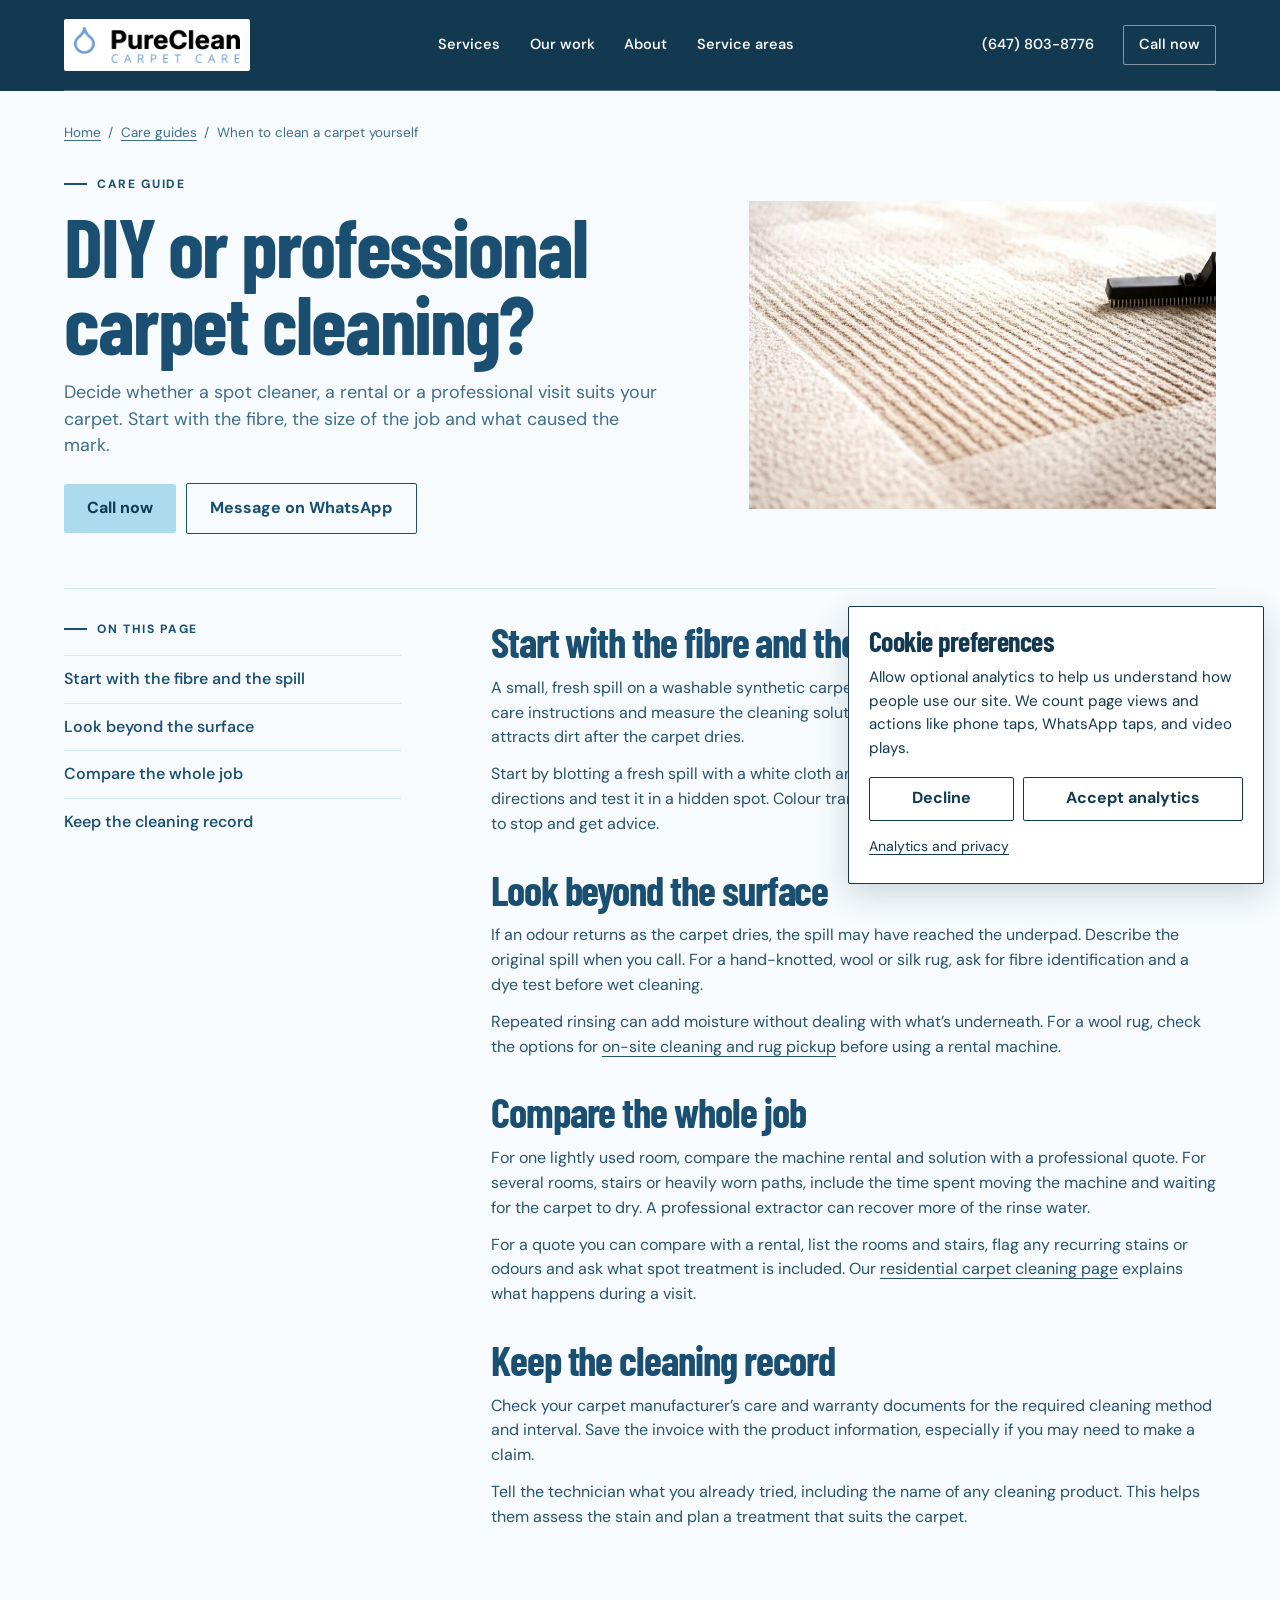
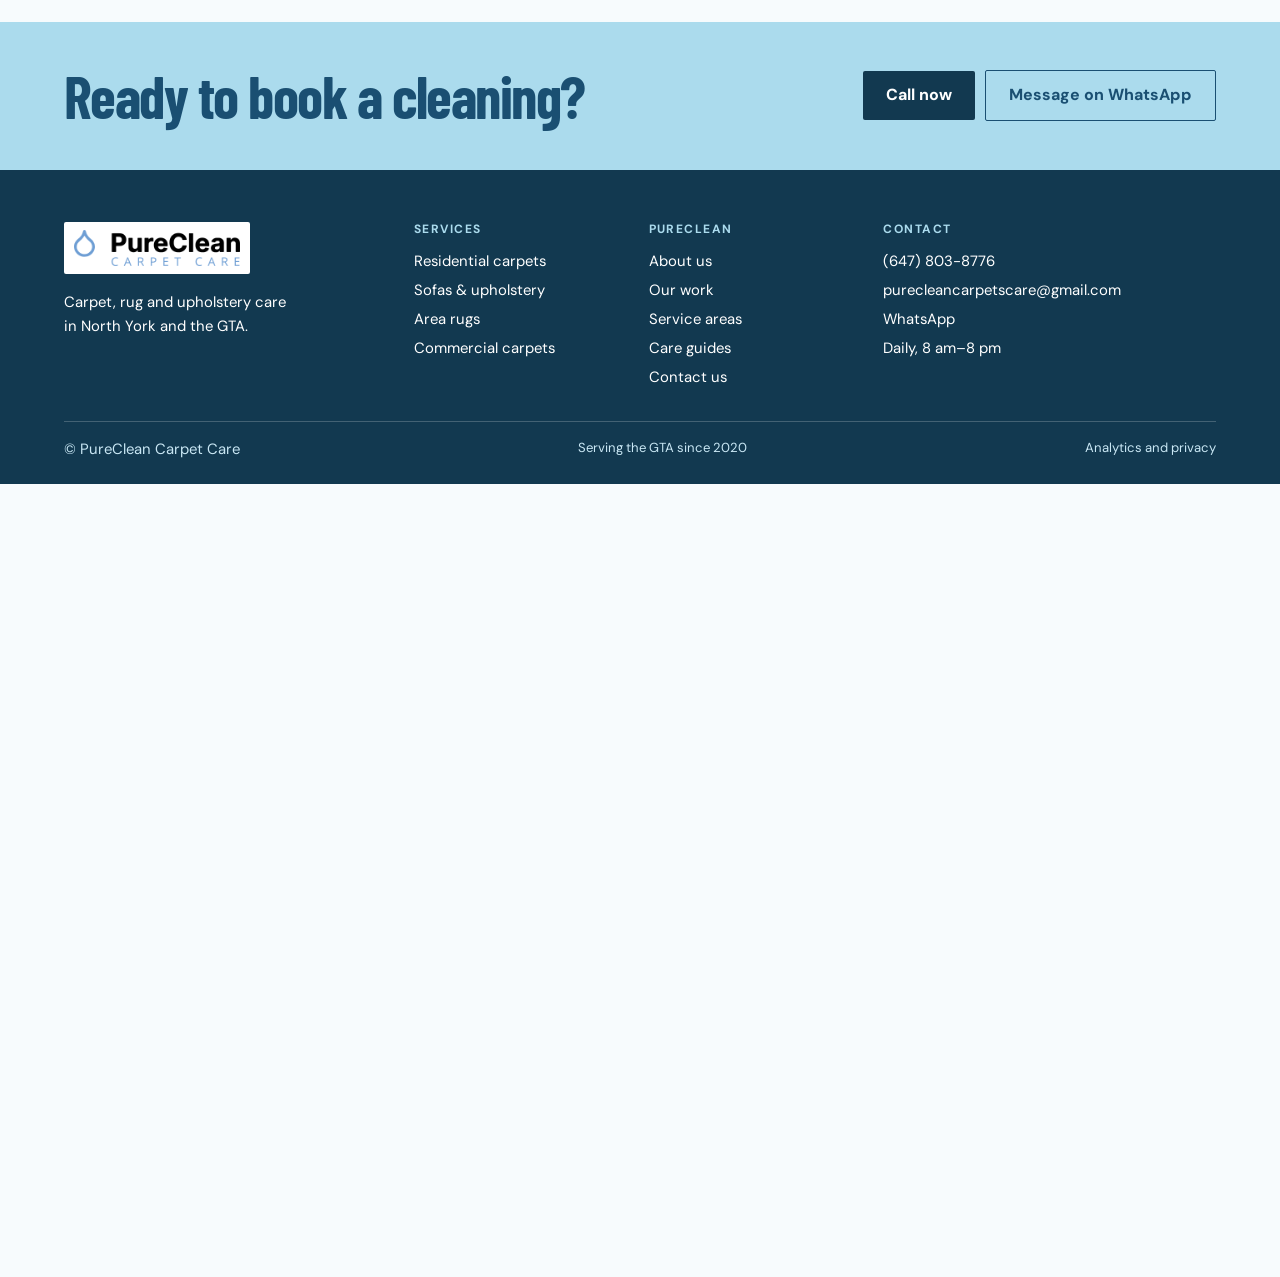
<file: docs/blog/diy-vs-professional-carpet-cleaning/index.html>
<!doctype html>
<html lang="en-CA">
  <head>
    <meta charset="utf-8" />
    <meta name="viewport" content="width=device-width, initial-scale=1" />
    <title>DIY or professional carpet cleaning? | PureClean Carpet Care</title>
    <link rel="canonical" href="https://purecleancarpet.ca/guides/diy-or-professional-carpet-cleaning/" />
    <meta http-equiv="refresh" content="0; url=../../guides/diy-or-professional-carpet-cleaning/" />
  </head>
  <body>
    <main><h1>DIY or professional carpet cleaning?</h1><p>Continue to <a href="../../guides/diy-or-professional-carpet-cleaning/">DIY or professional carpet cleaning?</a>.</p></main>
  </body>
</html>
</file>
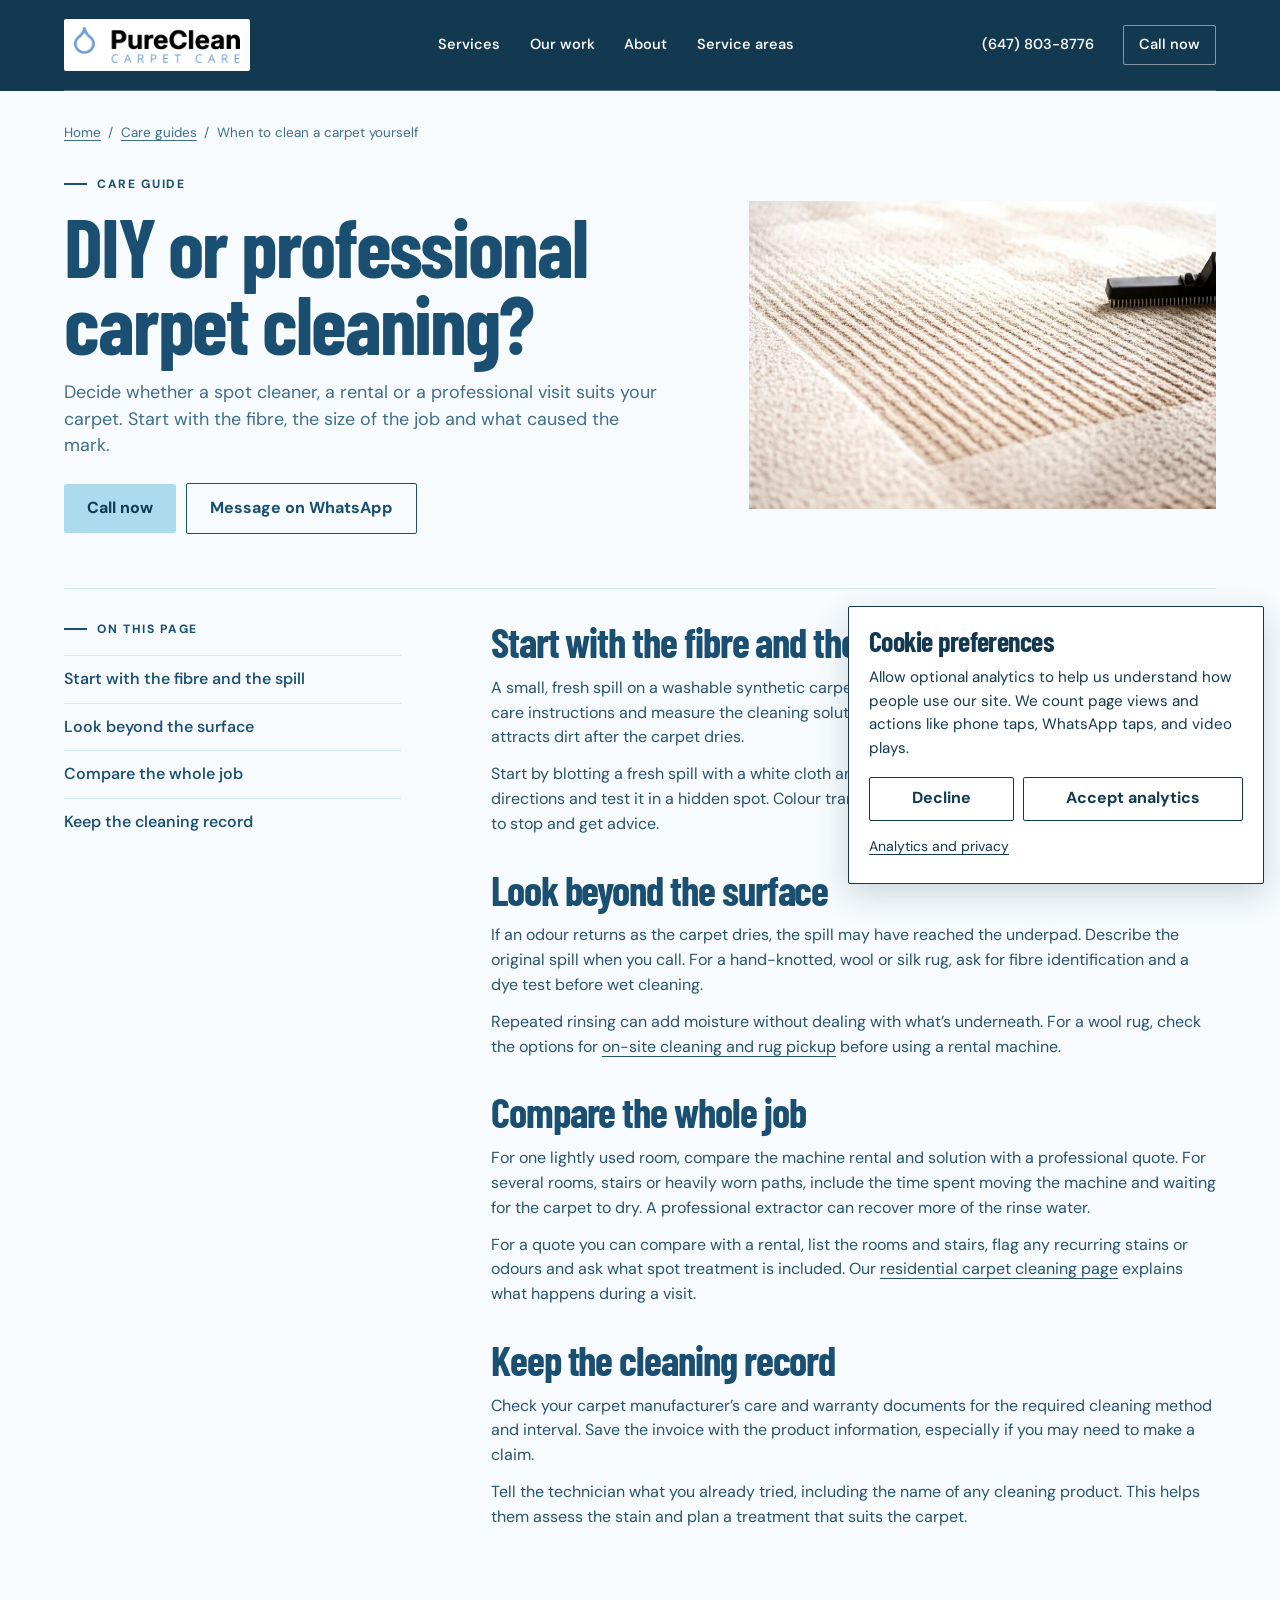
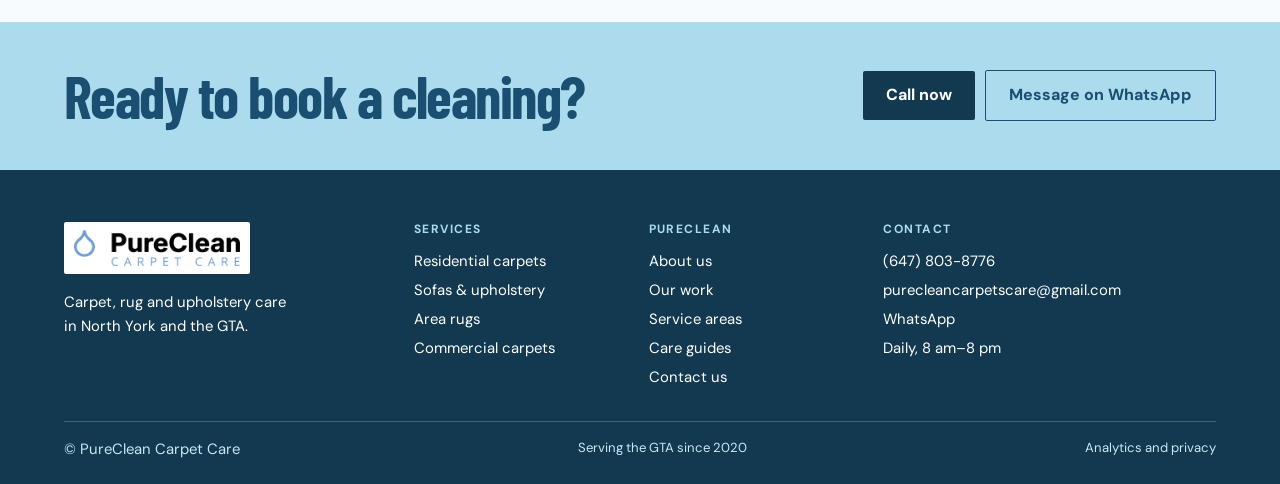
<file: docs/guides/diy-or-professional-carpet-cleaning/index.html>
<!doctype html>
<html lang="en-CA">
  <head>
    <meta charset="utf-8" />
    <meta name="viewport" content="width=device-width, initial-scale=1" />
    <title>DIY vs. Professional Carpet Cleaning | PureClean Guide</title>
    <meta name="description" content="Compare spot cleaning, rental machines and professional carpet cleaning. Consider the carpet fibre, the size of the job, stains and drying time." />
    <link rel="canonical" href="https://purecleancarpet.ca/guides/diy-or-professional-carpet-cleaning/" />
    <meta property="og:locale" content="en_CA" />
    <meta property="og:site_name" content="PureClean Carpet Care" />
    <meta property="og:type" content="article" />
    <meta property="og:title" content="DIY vs. Professional Carpet Cleaning | PureClean Guide" />
    <meta property="og:description" content="Compare spot cleaning, rental machines and professional carpet cleaning. Consider the carpet fibre, the size of the job, stains and drying time." />
    <meta
      property="og:url"
      content="https://purecleancarpet.ca/guides/diy-or-professional-carpet-cleaning/"
    />
    <meta property="og:image" content="https://purecleancarpet.ca/assets/social/field-carpet.jpg" />
    <meta property="og:image:type" content="image/jpeg" />
    <meta property="og:image:width" content="1200" />
    <meta property="og:image:height" content="630" />
    <meta property="og:image:alt" content="Carpet extraction head passing over a light residential carpet" />
    <meta name="twitter:image:alt" content="Carpet extraction head passing over a light residential carpet" />
    <meta name="twitter:card" content="summary_large_image" />
    <link rel="icon" href="../../assets/pureclean-favicon.png" type="image/png" />
    <meta name="theme-color" content="#123950" />
    <link
      rel="preload"
      href="../../assets/barlow-condensed-700.woff2"
      as="font"
      type="font/woff2"
      crossorigin
    />
    <link rel="stylesheet" href="../../assets/style.css?v=opt-in" />
    <script type="application/ld+json">
      {
        "@context": "https://schema.org",
        "@graph": [
          {
            "@type": "Organization",
            "@id": "https://purecleancarpet.ca/#business",
            "name": "PureClean Carpet Care",
            "url": "https://purecleancarpet.ca/",
            "telephone": "+16478038776",
            "email": "purecleancarpetscare@gmail.com",
            "sameAs": [
              "https://maps.google.com/?cid=16171649213282501730"
            ],
            "areaServed": [
              {
                "@type": "Place",
                "name": "North York"
              },
              {
                "@type": "Place",
                "name": "Etobicoke"
              },
              {
                "@type": "Place",
                "name": "Scarborough"
              },
              {
                "@type": "Place",
                "name": "Mississauga"
              },
              {
                "@type": "Place",
                "name": "Vaughan"
              },
              {
                "@type": "Place",
                "name": "Markham"
              },
              {
                "@type": "Place",
                "name": "Richmond Hill"
              },
              {
                "@type": "Place",
                "name": "Brampton"
              },
              {
                "@type": "Place",
                "name": "Oakville"
              },
              {
                "@type": "Place",
                "name": "Burlington"
              },
              {
                "@type": "Place",
                "name": "Ajax"
              },
              {
                "@type": "Place",
                "name": "Whitby"
              },
              {
                "@type": "Place",
                "name": "Oshawa"
              }
            ],
            "logo": {
              "@type": "ImageObject",
              "@id": "https://purecleancarpet.ca/#logo",
              "url": "https://purecleancarpet.ca/assets/pureclean-logo.png",
              "width": 1592,
              "height": 352
            },
            "contactPoint": {
              "@type": "ContactPoint",
              "contactType": "customer service",
              "telephone": "+16478038776",
              "email": "purecleancarpetscare@gmail.com"
            }
          },
          {
            "@type": "Article",
            "@id": "https://purecleancarpet.ca/guides/diy-or-professional-carpet-cleaning/#page",
            "url": "https://purecleancarpet.ca/guides/diy-or-professional-carpet-cleaning/",
            "name": "DIY vs. Professional Carpet Cleaning | PureClean Guide",
            "description": "Compare spot cleaning, rental machines and professional carpet cleaning. Consider the carpet fibre, the size of the job, stains and drying time.",
            "inLanguage": "en-CA",
            "publisher": {
              "@id": "https://purecleancarpet.ca/#business"
            },
            "isPartOf": {
              "@id": "https://purecleancarpet.ca/#website"
            },
            "primaryImageOfPage": {
              "@type": "ImageObject",
              "url": "https://purecleancarpet.ca/assets/social/field-carpet.jpg",
              "width": 1200,
              "height": 630
            },
            "headline": "DIY or professional carpet cleaning?",
            "image": [
              "https://purecleancarpet.ca/assets/social/field-carpet.jpg"
            ],
            "breadcrumb": {
              "@id": "https://purecleancarpet.ca/guides/diy-or-professional-carpet-cleaning/#breadcrumbs"
            }
          },
          {
            "@type": "BreadcrumbList",
            "itemListElement": [
              {
                "@type": "ListItem",
                "position": 1,
                "name": "Home",
                "item": "https://purecleancarpet.ca/"
              },
              {
                "@type": "ListItem",
                "position": 2,
                "name": "Care guides",
                "item": "https://purecleancarpet.ca/guides/"
              },
              {
                "@type": "ListItem",
                "position": 3,
                "name": "When to clean a carpet yourself",
                "item": "https://purecleancarpet.ca/guides/diy-or-professional-carpet-cleaning/"
              }
            ],
            "@id": "https://purecleancarpet.ca/guides/diy-or-professional-carpet-cleaning/#breadcrumbs"
          }
        ]
      }
    </script>
    <script defer src="../../assets/site.js"></script>
    <script defer src="../../assets/analytics.js?v=opt-in"></script>
  </head>
  <body data-analytics-page="/guides/diy-or-professional-carpet-cleaning/">
    <a class="skip" href="#main" data-analytics="page-content-skip-to-content">Skip to content</a>
    <header class="mast">
      <div class="wrap nav-row">
        <a
          class="brand"
          href="../../"
          aria-label="PureClean Carpet Care home"
          data-analytics="header-pureclean-carpet-care-home"
          ><img src="../../assets/pureclean-logo.png" width="1592" height="352" alt="" decoding="async"
        /></a>
        <nav class="nav-links" id="main-menu" aria-label="Main navigation">
          <a href="../../services/" data-analytics="header-services">Services</a
          ><a href="../../our-work/" data-analytics="header-our-work">Our work</a
          ><a href="../../about-us/" data-analytics="header-about">About</a
          ><a href="../../service-areas/" data-analytics="header-service-areas">Service areas</a
          ><a href="../../contact/" class="mobile-contact" data-analytics="header-contact">Contact</a>
        </nav>
        <div class="nav-actions">
          <a class="nav-call" href="tel:+16478038776" data-analytics="header-647-803-8776">(647) 803-8776</a
          ><a class="small-quote" href="tel:+16478038776" data-analytics="header-call-now">Call now</a
          ><button
            type="button"
            class="menu-button"
            aria-controls="main-menu"
            aria-expanded="false"
            data-analytics="header-menu"
          >
            Menu <span aria-hidden="true">☰</span>
          </button>
        </div>
      </div>
    </header>
    <main id="main">
      <section class="inner-top">
        <div class="wrap">
          <nav class="crumb" aria-label="Breadcrumb">
            <a href="../../" data-analytics="page-content-home">Home</a><span aria-hidden="true">/</span
            ><a href="../" data-analytics="page-content-care-guides">Care guides</a
            ><span aria-hidden="true">/</span><span aria-current="page">When to clean a carpet yourself</span>
          </nav>
          <div class="interior-lead">
            <div>
              <p class="eyebrow">Care guide</p>
              <h1>DIY or professional carpet cleaning?</h1>
              <p class="intro-copy">
                Decide whether a spot cleaner, a rental or a professional visit suits your carpet. Start with
                the fibre, the size of the job and what caused the mark.
              </p>
              <div class="contact-actions">
                <a class="button" href="tel:+16478038776" data-analytics="page-introduction-call-now"
                  >Call now</a
                ><a
                  class="button-link"
                  href="https://wa.me/16478038776"
                  data-analytics="page-introduction-message-on-whatsapp"
                  >Message on WhatsApp</a
                >
              </div>
            </div>
            <img
              src="../../assets/field-carpet.webp"
              alt="An extraction pass on a light carpet"
              width="1024"
              height="573"
              class=""
              fetchpriority="high"
              loading="eager"
              decoding="async"
            />
          </div>
        </div>
      </section>
      <div class="wrap interior-body">
        <div class="reading-grid">
          <aside class="contents">
            <p class="eyebrow">On this page</p>
            <ul>
              <li>
                <a
                  href="#start-with-the-fibre-and-the-spill"
                  data-analytics="on-this-page-start-with-the-fibre-and-the-spill"
                  >Start with the fibre and the spill</a
                >
              </li>
              <li>
                <a href="#look-beyond-the-surface" data-analytics="on-this-page-look-beyond-the-surface"
                  >Look beyond the surface</a
                >
              </li>
              <li>
                <a href="#compare-the-whole-job" data-analytics="on-this-page-compare-the-whole-job"
                  >Compare the whole job</a
                >
              </li>
              <li>
                <a href="#keep-the-cleaning-record" data-analytics="on-this-page-keep-the-cleaning-record"
                  >Keep the cleaning record</a
                >
              </li>
            </ul>
          </aside>
          <div>
            <section class="article-section" id="start-with-the-fibre-and-the-spill">
              <h2>Start with the fibre and the spill</h2>
              <p>
                A small, fresh spill on a washable synthetic carpet is a reasonable job for a spot cleaner.
                Check the care instructions and measure the cleaning solution. Extra detergent can leave a
                tacky patch that attracts dirt after the carpet dries.
              </p>
              <p>Start by blotting a fresh spill with a white cloth and checking the care label. Follow the cleaner’s directions and test it in a hidden spot. Colour transfer to the cloth or an unknown fibre are reasons to stop and get advice.</p>
            </section>
            <section class="article-section" id="look-beyond-the-surface">
              <h2>Look beyond the surface</h2>
              <p>
                If an odour returns as the carpet dries, the spill may have reached the underpad. Describe the
                original spill when you call. For a hand-knotted, wool or silk rug, ask for fibre
                identification and a dye test before wet cleaning.
              </p>
              <p>Repeated rinsing can add moisture without dealing with what’s underneath. For a wool rug, check the options for <a href="../../services/area-rug-cleaning/" data-analytics="page-content-on-site-cleaning-and-rug-pickup">on-site cleaning and rug pickup</a> before using a rental machine.</p>
            </section>
            <section class="article-section" id="compare-the-whole-job">
              <h2>Compare the whole job</h2>
              <p>
                For one lightly used room, compare the machine rental and solution with a professional quote.
                For several rooms, stairs or heavily worn paths, include the time spent moving the machine and
                waiting for the carpet to dry. A professional extractor can recover more of the rinse water.
              </p>
              <p>For a quote you can compare with a rental, list the rooms and stairs, flag any recurring stains or odours and ask what spot treatment is included. Our <a href="../../services/carpet-cleaning/" data-analytics="page-content-residential-carpet-cleaning-page">residential carpet cleaning page</a> explains what happens during a visit.</p>
            </section>
            <section class="article-section" id="keep-the-cleaning-record">
              <h2>Keep the cleaning record</h2>
              <p>
                Check your carpet manufacturer’s care and warranty documents for the required cleaning method
                and interval. Save the invoice with the product information, especially if you may need to
                make a claim.
              </p>
              <p>Tell the technician what you already tried, including the name of any cleaning product. This helps them assess the stain and plan a treatment that suits the carpet.</p>
            </section>
          </div>
        </div>
      </div>
      <section class="recontact" id="contact" aria-label="Contact PureClean">
        <div class="wrap" id="quote">
          <h2>Ready to book a cleaning?</h2>
          <div class="contact-actions">
            <a
              class="button dark-btn"
              href="tel:+16478038776"
              data-analytics="bottom-contact-section-call-now"
              >Call now</a
            ><a
              class="button-link"
              href="https://wa.me/16478038776"
              data-analytics="bottom-contact-section-message-on-whatsapp"
              >Message on WhatsApp</a
            >
          </div>
        </div>
      </section>
    </main>
    <footer class="footer">
      <div class="wrap footer-grid">
        <div>
          <a
            class="brand"
            href="../../"
            aria-label="PureClean Carpet Care home"
            data-analytics="footer-pureclean-carpet-care-home"
            ><img src="../../assets/pureclean-logo.png" width="1592" height="352" alt="" decoding="async"
          /></a>
          <p>Carpet, rug and upholstery care<br />in North York and the GTA.</p>
        </div>
        <div>
          <h2>Services</h2>
          <ul>
            <li>
              <a href="../../services/carpet-cleaning/" data-analytics="footer-residential-carpets"
                >Residential carpets</a
              >
            </li>
            <li>
              <a href="../../services/upholstery-cleaning/" data-analytics="footer-sofas-upholstery"
                >Sofas &amp; upholstery</a
              >
            </li>
            <li>
              <a href="../../services/area-rug-cleaning/" data-analytics="footer-area-rugs">Area rugs</a>
            </li>
            <li>
              <a href="../../services/commercial-carpet-cleaning/" data-analytics="footer-commercial-carpets"
                >Commercial carpets</a
              >
            </li>
          </ul>
        </div>
        <div>
          <h2>PureClean</h2>
          <ul>
            <li><a href="../../about-us/" data-analytics="footer-about-us">About us</a></li>
            <li><a href="../../our-work/" data-analytics="footer-our-work">Our work</a></li>
            <li><a href="../../service-areas/" data-analytics="footer-service-areas">Service areas</a></li>
            <li><a href="../" data-analytics="footer-care-guides">Care guides</a></li>
            <li><a href="../../contact/" data-analytics="footer-contact-us">Contact us</a></li>
          </ul>
        </div>
        <div>
          <h2>Contact</h2>
          <ul>
            <li><a href="tel:+16478038776" data-analytics="footer-647-803-8776">(647) 803-8776</a></li>
            <li>
              <a
                href="mailto:purecleancarpetscare@gmail.com"
                data-analytics="footer-purecleancarpetscare-gmail-com"
                >purecleancarpetscare@gmail.com</a
              >
            </li>
            <li><a href="https://wa.me/16478038776" data-analytics="footer-whatsapp">WhatsApp</a></li>
            <li>Daily, 8 am–8 pm</li>
          </ul>
        </div>
      </div>
      <div class="wrap footer-base">
        <p>© PureClean Carpet Care</p>
        <span>Serving the GTA since 2020</span>
        <a href="../../privacy/" data-analytics="footer-analytics-and-privacy">Analytics and privacy</a>
      </div>
    </footer>
  </body>
</html>
</file>
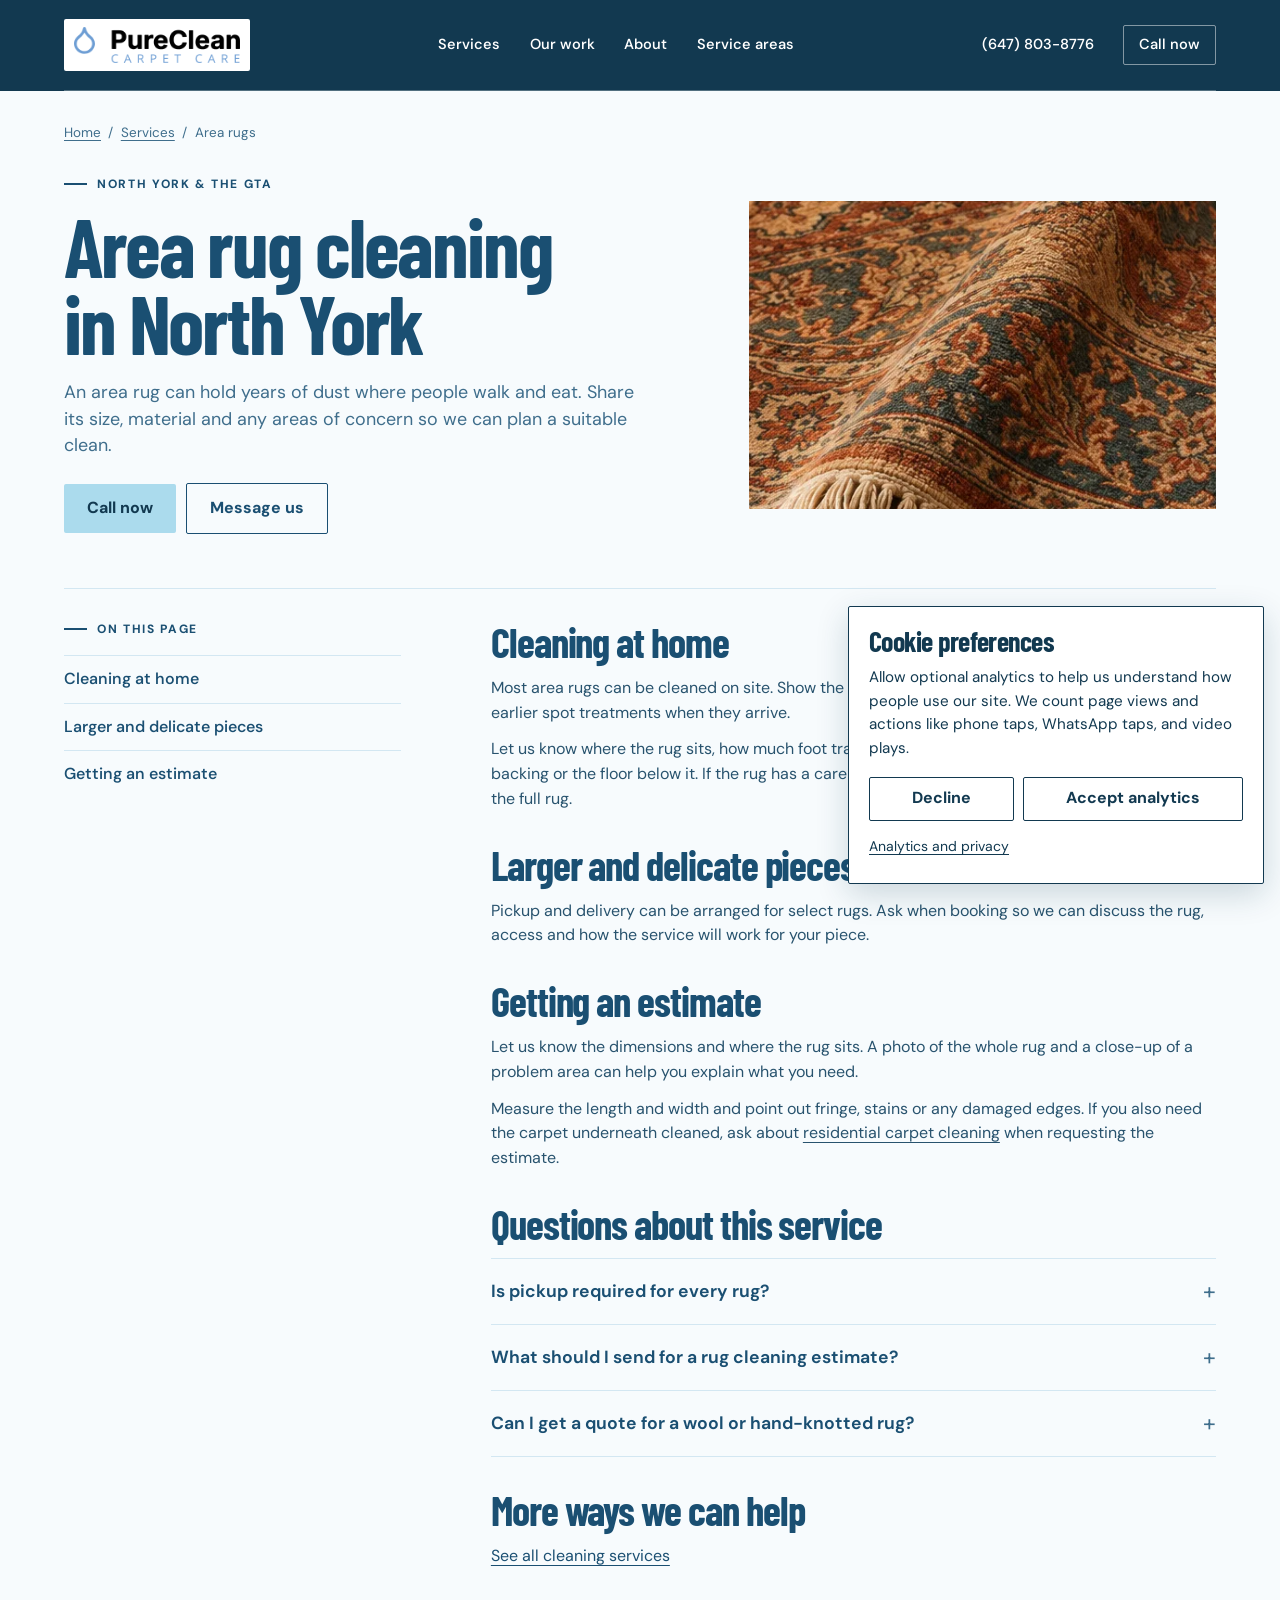
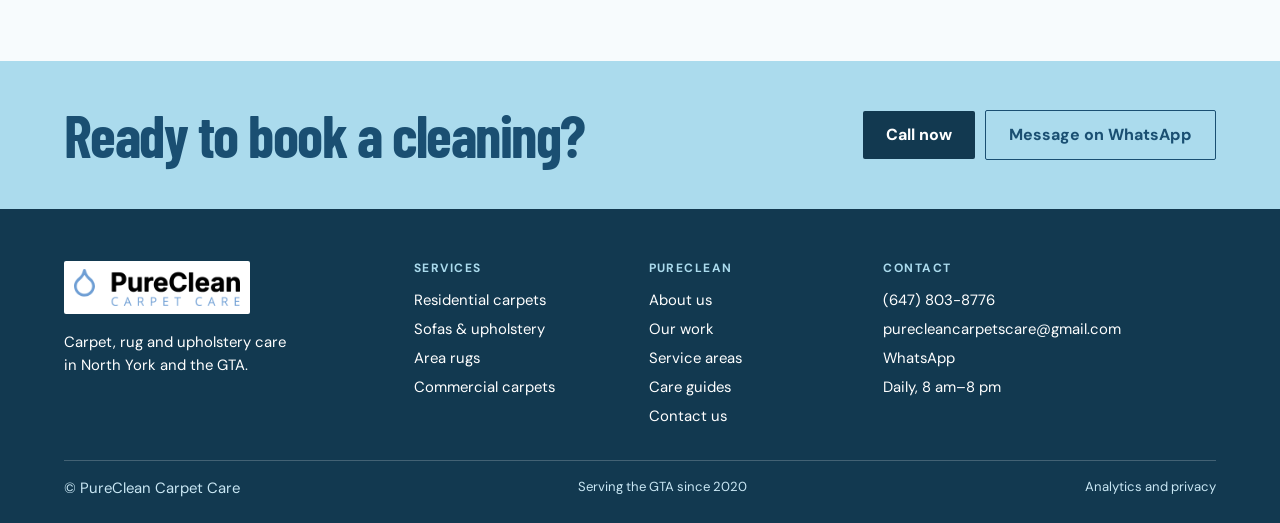
<file: docs/services/area-rug-cleaning/index.html>
<!doctype html>
<html lang="en-CA">
  <head>
    <meta charset="utf-8" />
    <meta name="viewport" content="width=device-width, initial-scale=1" />
    <title>Area Rug Cleaning in North York | PureClean</title>
    <meta name="description" content="Ask about North York area rug cleaning at home or pickup and delivery for larger and delicate rugs. Get an estimate based on size, fibre and condition." />
    <link rel="canonical" href="https://purecleancarpet.ca/services/area-rug-cleaning/" />
    <meta property="og:locale" content="en_CA" />
    <meta property="og:site_name" content="PureClean Carpet Care" />
    <meta property="og:type" content="website" />
    <meta property="og:title" content="Area Rug Cleaning in North York | PureClean" />
    <meta property="og:description" content="Ask about North York area rug cleaning at home or pickup and delivery for larger and delicate rugs. Get an estimate based on size, fibre and condition." />
    <meta property="og:url" content="https://purecleancarpet.ca/services/area-rug-cleaning/" />
    <meta property="og:image" content="https://purecleancarpet.ca/assets/social/field-rug.jpg" />
    <meta property="og:image:type" content="image/jpeg" />
    <meta property="og:image:width" content="1200" />
    <meta property="og:image:height" content="630" />
    <meta property="og:image:alt" content="Extraction wand being used on an area rug" />
    <meta name="twitter:image:alt" content="Extraction wand being used on an area rug" />
    <meta name="twitter:card" content="summary_large_image" />
    <link rel="icon" href="../../assets/pureclean-favicon.png" type="image/png" />
    <meta name="theme-color" content="#123950" />
    <link
      rel="preload"
      href="../../assets/barlow-condensed-700.woff2"
      as="font"
      type="font/woff2"
      crossorigin
    />
    <link rel="stylesheet" href="../../assets/style.css?v=opt-in" />
    <script type="application/ld+json">
      {
        "@context": "https://schema.org",
        "@graph": [
          {
            "@type": "Organization",
            "@id": "https://purecleancarpet.ca/#business",
            "name": "PureClean Carpet Care",
            "url": "https://purecleancarpet.ca/",
            "telephone": "+16478038776",
            "email": "purecleancarpetscare@gmail.com",
            "sameAs": [
              "https://maps.google.com/?cid=16171649213282501730"
            ],
            "areaServed": [
              {
                "@type": "Place",
                "name": "North York"
              },
              {
                "@type": "Place",
                "name": "Etobicoke"
              },
              {
                "@type": "Place",
                "name": "Scarborough"
              },
              {
                "@type": "Place",
                "name": "Mississauga"
              },
              {
                "@type": "Place",
                "name": "Vaughan"
              },
              {
                "@type": "Place",
                "name": "Markham"
              },
              {
                "@type": "Place",
                "name": "Richmond Hill"
              },
              {
                "@type": "Place",
                "name": "Brampton"
              },
              {
                "@type": "Place",
                "name": "Oakville"
              },
              {
                "@type": "Place",
                "name": "Burlington"
              },
              {
                "@type": "Place",
                "name": "Ajax"
              },
              {
                "@type": "Place",
                "name": "Whitby"
              },
              {
                "@type": "Place",
                "name": "Oshawa"
              }
            ],
            "logo": {
              "@type": "ImageObject",
              "@id": "https://purecleancarpet.ca/#logo",
              "url": "https://purecleancarpet.ca/assets/pureclean-logo.png",
              "width": 1592,
              "height": 352
            },
            "contactPoint": {
              "@type": "ContactPoint",
              "contactType": "customer service",
              "telephone": "+16478038776",
              "email": "purecleancarpetscare@gmail.com"
            }
          },
          {
            "@type": "WebPage",
            "@id": "https://purecleancarpet.ca/services/area-rug-cleaning/#page",
            "url": "https://purecleancarpet.ca/services/area-rug-cleaning/",
            "name": "Area Rug Cleaning in North York | PureClean",
            "description": "Ask about North York area rug cleaning at home or pickup and delivery for larger and delicate rugs. Get an estimate based on size, fibre and condition.",
            "inLanguage": "en-CA",
            "publisher": {
              "@id": "https://purecleancarpet.ca/#business"
            },
            "isPartOf": {
              "@id": "https://purecleancarpet.ca/#website"
            },
            "primaryImageOfPage": {
              "@type": "ImageObject",
              "url": "https://purecleancarpet.ca/assets/social/field-rug.jpg",
              "width": 1200,
              "height": 630
            },
            "breadcrumb": {
              "@id": "https://purecleancarpet.ca/services/area-rug-cleaning/#breadcrumbs"
            },
            "mainEntity": {
              "@id": "https://purecleancarpet.ca/services/area-rug-cleaning/#service"
            }
          },
          {
            "@type": "BreadcrumbList",
            "itemListElement": [
              {
                "@type": "ListItem",
                "position": 1,
                "name": "Home",
                "item": "https://purecleancarpet.ca/"
              },
              {
                "@type": "ListItem",
                "position": 2,
                "name": "Services",
                "item": "https://purecleancarpet.ca/services/"
              },
              {
                "@type": "ListItem",
                "position": 3,
                "name": "Area Rug Cleaning in North York",
                "item": "https://purecleancarpet.ca/services/area-rug-cleaning/"
              }
            ],
            "@id": "https://purecleancarpet.ca/services/area-rug-cleaning/#breadcrumbs"
          },
          {
            "@type": "Service",
            "name": "Area rug cleaning",
            "serviceType": "Area rug cleaning",
            "provider": {
              "@id": "https://purecleancarpet.ca/#business"
            },
            "areaServed": {
              "@type": "Place",
              "name": "North York"
            },
            "url": "https://purecleancarpet.ca/services/area-rug-cleaning/",
            "@id": "https://purecleancarpet.ca/services/area-rug-cleaning/#service",
            "description": "Ask about North York area rug cleaning at home or pickup and delivery for larger and delicate rugs. Get an estimate based on size, fibre and condition."
          }
        ]
      }
    </script>
    <script defer src="../../assets/site.js"></script>
    <script defer src="../../assets/analytics.js?v=opt-in"></script>
  </head>
  <body data-analytics-page="/services/area-rug-cleaning/">
    <a class="skip" href="#main" data-analytics="page-content-skip-to-content">Skip to content</a>
    <header class="mast">
      <div class="wrap nav-row">
        <a
          class="brand"
          href="../../"
          aria-label="PureClean Carpet Care home"
          data-analytics="header-pureclean-carpet-care-home"
          ><img src="../../assets/pureclean-logo.png" width="1592" height="352" alt="" decoding="async"
        /></a>
        <nav class="nav-links" id="main-menu" aria-label="Main navigation">
          <a href="../" data-analytics="header-services">Services</a
          ><a href="../../our-work/" data-analytics="header-our-work">Our work</a
          ><a href="../../about-us/" data-analytics="header-about">About</a
          ><a href="../../service-areas/" data-analytics="header-service-areas">Service areas</a
          ><a href="../../contact/" class="mobile-contact" data-analytics="header-contact">Contact</a>
        </nav>
        <div class="nav-actions">
          <a class="nav-call" href="tel:+16478038776" data-analytics="header-647-803-8776">(647) 803-8776</a
          ><a class="small-quote" href="tel:+16478038776" data-analytics="header-call-now">Call now</a
          ><button
            type="button"
            class="menu-button"
            aria-controls="main-menu"
            aria-expanded="false"
            data-analytics="header-menu"
          >
            Menu <span aria-hidden="true">☰</span>
          </button>
        </div>
      </div>
    </header>
    <main id="main">
      <section class="inner-top">
        <div class="wrap">
          <nav class="crumb" aria-label="Breadcrumb">
            <a href="../../" data-analytics="page-content-home">Home</a><span aria-hidden="true">/</span
            ><a href="../" data-analytics="page-content-services">Services</a><span aria-hidden="true">/</span
            ><span aria-current="page">Area rugs</span>
          </nav>
          <div class="interior-lead">
            <div>
              <p class="eyebrow">North York &amp; the GTA</p>
              <h1>Area rug cleaning in North York</h1>
              <p class="intro-copy">
                An area rug can hold years of dust where people walk and eat. Share its size, material and any
                areas of concern so we can plan a suitable clean.
              </p>
              <div class="contact-actions">
                <a class="button" href="tel:+16478038776" data-analytics="page-introduction-call-now"
                  >Call now</a
                ><a
                  class="button-link"
                  href="../../contact/?service=Area%20rug"
                  data-analytics="page-introduction-message-us"
                  >Message us</a
                >
              </div>
            </div>
            <img
              src="../../assets/rug.webp"
              alt="Wool pile and fringe on a patterned area rug"
              width="504"
              height="1024"
              class=""
              fetchpriority="high"
              loading="eager"
              decoding="async"
            />
          </div>
        </div>
      </section>
      <div class="wrap interior-body">
        <div class="reading-grid">
          <aside class="contents">
            <p class="eyebrow">On this page</p>
            <ul>
              <li>
                <a href="#cleaning-at-home" data-analytics="on-this-page-cleaning-at-home"
                  >Cleaning at home</a
                >
              </li>
              <li>
                <a href="#larger-and-delicate-pieces" data-analytics="on-this-page-larger-and-delicate-pieces"
                  >Larger and delicate pieces</a
                >
              </li>
              <li>
                <a href="#getting-an-estimate" data-analytics="on-this-page-getting-an-estimate"
                  >Getting an estimate</a
                >
              </li>
            </ul>
          </aside>
          <div>
            <section class="article-section" id="cleaning-at-home">
              <h2>Cleaning at home</h2>
              <p>
                Most area rugs can be cleaned on site. Show the technician the care label, fringes, stains and
                any earlier spot treatments when they arrive.
              </p>
              <p>Let us know where the rug sits, how much foot traffic it gets and whether a spill reached the backing or the floor below it. If the rug has a care label, send a photo of it along with a picture of the full rug.</p>
            </section>
            <section class="article-section" id="larger-and-delicate-pieces">
              <h2>Larger and delicate pieces</h2>
              <p>
                Pickup and delivery can be arranged for select rugs. Ask when booking so we can discuss the
                rug, access and how the service will work for your piece.
              </p>
            </section>
            <section class="article-section" id="getting-an-estimate">
              <h2>Getting an estimate</h2>
              <p>
                Let us know the dimensions and where the rug sits. A photo of the whole rug and a close-up of
                a problem area can help you explain what you need.
              </p>
              <p>Measure the length and width and point out fringe, stains or any damaged edges. If you also need the carpet underneath cleaned, ask about <a href="../carpet-cleaning/" data-analytics="page-content-residential-carpet-cleaning">residential carpet cleaning</a> when requesting the estimate.</p>
            </section>
            <section class="article-section">
              <h2>Questions about this service</h2>
              <div class="answers">
                <details>
                  <summary data-analytics="page-content-is-pickup-required-for-every-rug">
                    Is pickup required for every rug?
                  </summary>
                  <p>
                    Most rugs can be cleaned where they are. The team can discuss pickup if size or material
                    calls for it.
                  </p>
                </details>
                <details>
                  <summary data-analytics="page-content-what-should-i-send-for-a-rug-cleaning-estimate">What should I send for a rug cleaning estimate?</summary>
                  <p>Send the rug’s measurements, a photo of the whole rug, close-ups of problem spots and a picture of the care label if there is one.</p>
                </details>
                <details>
                  <summary data-analytics="page-content-can-i-get-a-quote-for-a-wool-or-hand-knotted-rug">Can I get a quote for a wool or hand-knotted rug?</summary>
                  <p>Yes. Share the rug’s material if you know it. PureClean can discuss the fibre, dye stability and whether on-site cleaning or pickup suits the rug.</p>
                </details>
              </div>
            </section>
            <section class="article-section">
              <h2>More ways we can help</h2>
              <a href="../" data-analytics="page-content-see-all-cleaning-services"
                >See all cleaning services</a
              >
            </section>
          </div>
        </div>
      </div>
      <section class="recontact" id="contact" aria-label="Contact PureClean">
        <div class="wrap" id="quote">
          <h2>Ready to book a cleaning?</h2>
          <div class="contact-actions">
            <a
              class="button dark-btn"
              href="tel:+16478038776"
              data-analytics="bottom-contact-section-call-now"
              >Call now</a
            ><a
              class="button-link"
              href="https://wa.me/16478038776"
              data-analytics="bottom-contact-section-message-on-whatsapp"
              >Message on WhatsApp</a
            >
          </div>
        </div>
      </section>
    </main>
    <footer class="footer">
      <div class="wrap footer-grid">
        <div>
          <a
            class="brand"
            href="../../"
            aria-label="PureClean Carpet Care home"
            data-analytics="footer-pureclean-carpet-care-home"
            ><img src="../../assets/pureclean-logo.png" width="1592" height="352" alt="" decoding="async"
          /></a>
          <p>Carpet, rug and upholstery care<br />in North York and the GTA.</p>
        </div>
        <div>
          <h2>Services</h2>
          <ul>
            <li>
              <a href="../carpet-cleaning/" data-analytics="footer-residential-carpets"
                >Residential carpets</a
              >
            </li>
            <li>
              <a href="../upholstery-cleaning/" data-analytics="footer-sofas-upholstery"
                >Sofas &amp; upholstery</a
              >
            </li>
            <li><a href="./" data-analytics="footer-area-rugs">Area rugs</a></li>
            <li>
              <a href="../commercial-carpet-cleaning/" data-analytics="footer-commercial-carpets"
                >Commercial carpets</a
              >
            </li>
          </ul>
        </div>
        <div>
          <h2>PureClean</h2>
          <ul>
            <li><a href="../../about-us/" data-analytics="footer-about-us">About us</a></li>
            <li><a href="../../our-work/" data-analytics="footer-our-work">Our work</a></li>
            <li><a href="../../service-areas/" data-analytics="footer-service-areas">Service areas</a></li>
            <li><a href="../../guides/" data-analytics="footer-care-guides">Care guides</a></li>
            <li><a href="../../contact/" data-analytics="footer-contact-us">Contact us</a></li>
          </ul>
        </div>
        <div>
          <h2>Contact</h2>
          <ul>
            <li><a href="tel:+16478038776" data-analytics="footer-647-803-8776">(647) 803-8776</a></li>
            <li>
              <a
                href="mailto:purecleancarpetscare@gmail.com"
                data-analytics="footer-purecleancarpetscare-gmail-com"
                >purecleancarpetscare@gmail.com</a
              >
            </li>
            <li><a href="https://wa.me/16478038776" data-analytics="footer-whatsapp">WhatsApp</a></li>
            <li>Daily, 8 am–8 pm</li>
          </ul>
        </div>
      </div>
      <div class="wrap footer-base">
        <p>© PureClean Carpet Care</p>
        <span>Serving the GTA since 2020</span>
        <a href="../../privacy/" data-analytics="footer-analytics-and-privacy">Analytics and privacy</a>
      </div>
    </footer>
  </body>
</html>
</file>
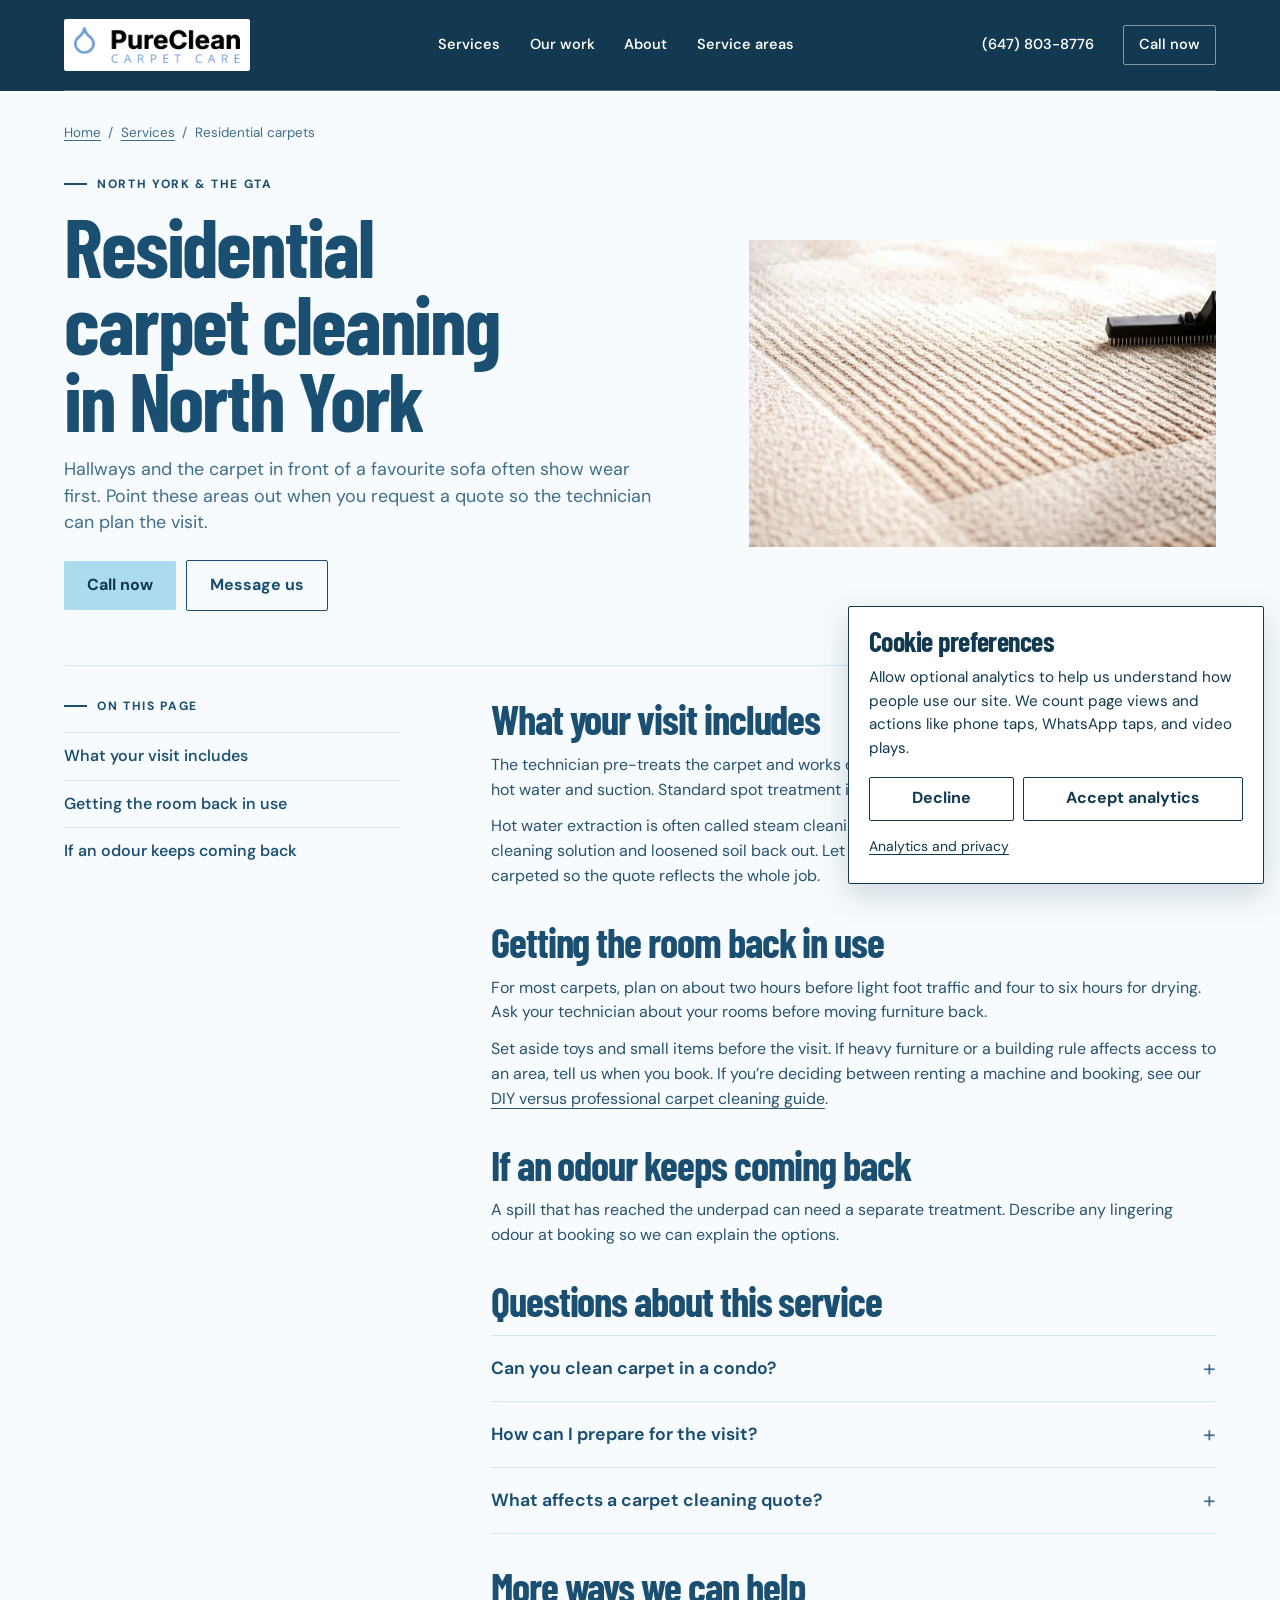
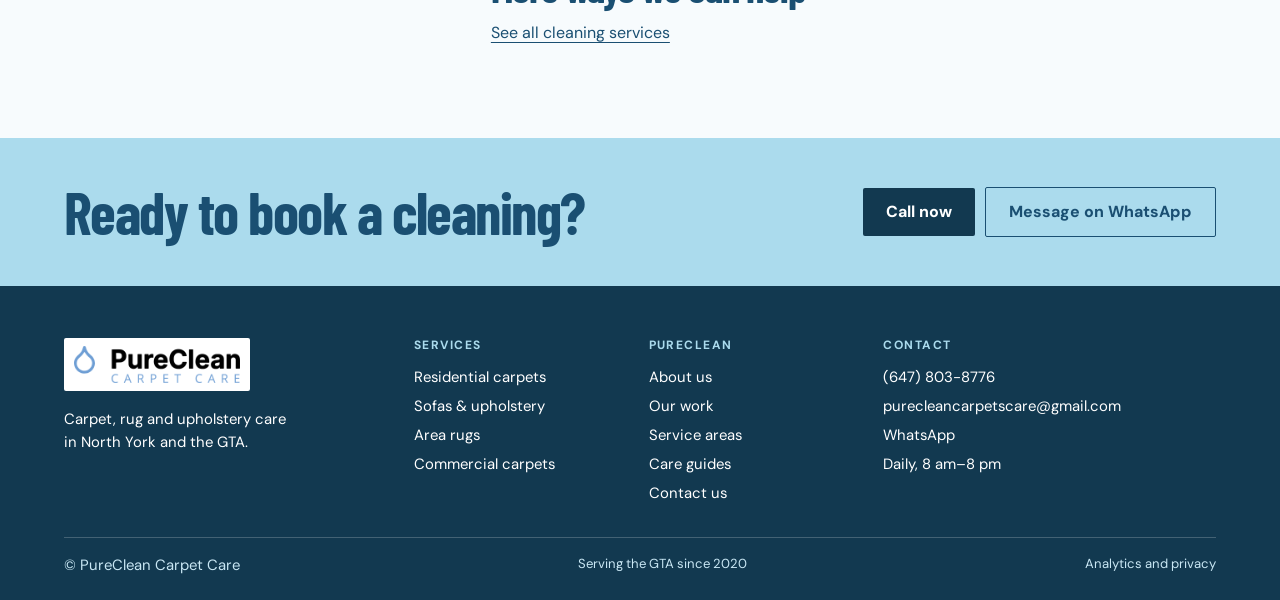
<file: docs/services/carpet-cleaning/index.html>
<!doctype html>
<html lang="en-CA">
  <head>
    <meta charset="utf-8" />
    <meta name="viewport" content="width=device-width, initial-scale=1" />
    <title>Residential Carpet Cleaning North York | PureClean</title>
    <meta name="description" content="Book home carpet cleaning in North York for rooms, stairs and condo units. PureClean uses hot water extraction and includes standard spot treatment." />
    <link rel="canonical" href="https://purecleancarpet.ca/services/carpet-cleaning/" />
    <meta property="og:locale" content="en_CA" />
    <meta property="og:site_name" content="PureClean Carpet Care" />
    <meta property="og:type" content="website" />
    <meta property="og:title" content="Residential Carpet Cleaning North York | PureClean" />
    <meta property="og:description" content="Book home carpet cleaning in North York for rooms, stairs and condo units. PureClean uses hot water extraction and includes standard spot treatment." />
    <meta property="og:url" content="https://purecleancarpet.ca/services/carpet-cleaning/" />
    <meta property="og:image" content="https://purecleancarpet.ca/assets/social/field-carpet.jpg" />
    <meta property="og:image:type" content="image/jpeg" />
    <meta property="og:image:width" content="1200" />
    <meta property="og:image:height" content="630" />
    <meta property="og:image:alt" content="Carpet extraction head passing over a light residential carpet" />
    <meta name="twitter:image:alt" content="Carpet extraction head passing over a light residential carpet" />
    <meta name="twitter:card" content="summary_large_image" />
    <link rel="icon" href="../../assets/pureclean-favicon.png" type="image/png" />
    <meta name="theme-color" content="#123950" />
    <link
      rel="preload"
      href="../../assets/barlow-condensed-700.woff2"
      as="font"
      type="font/woff2"
      crossorigin
    />
    <link rel="stylesheet" href="../../assets/style.css?v=opt-in" />
    <script type="application/ld+json">
      {
        "@context": "https://schema.org",
        "@graph": [
          {
            "@type": "Organization",
            "@id": "https://purecleancarpet.ca/#business",
            "name": "PureClean Carpet Care",
            "url": "https://purecleancarpet.ca/",
            "telephone": "+16478038776",
            "email": "purecleancarpetscare@gmail.com",
            "sameAs": [
              "https://maps.google.com/?cid=16171649213282501730"
            ],
            "areaServed": [
              {
                "@type": "Place",
                "name": "North York"
              },
              {
                "@type": "Place",
                "name": "Etobicoke"
              },
              {
                "@type": "Place",
                "name": "Scarborough"
              },
              {
                "@type": "Place",
                "name": "Mississauga"
              },
              {
                "@type": "Place",
                "name": "Vaughan"
              },
              {
                "@type": "Place",
                "name": "Markham"
              },
              {
                "@type": "Place",
                "name": "Richmond Hill"
              },
              {
                "@type": "Place",
                "name": "Brampton"
              },
              {
                "@type": "Place",
                "name": "Oakville"
              },
              {
                "@type": "Place",
                "name": "Burlington"
              },
              {
                "@type": "Place",
                "name": "Ajax"
              },
              {
                "@type": "Place",
                "name": "Whitby"
              },
              {
                "@type": "Place",
                "name": "Oshawa"
              }
            ],
            "logo": {
              "@type": "ImageObject",
              "@id": "https://purecleancarpet.ca/#logo",
              "url": "https://purecleancarpet.ca/assets/pureclean-logo.png",
              "width": 1592,
              "height": 352
            },
            "contactPoint": {
              "@type": "ContactPoint",
              "contactType": "customer service",
              "telephone": "+16478038776",
              "email": "purecleancarpetscare@gmail.com"
            }
          },
          {
            "@type": "WebPage",
            "@id": "https://purecleancarpet.ca/services/carpet-cleaning/#page",
            "url": "https://purecleancarpet.ca/services/carpet-cleaning/",
            "name": "Residential Carpet Cleaning North York | PureClean",
            "description": "Book home carpet cleaning in North York for rooms, stairs and condo units. PureClean uses hot water extraction and includes standard spot treatment.",
            "inLanguage": "en-CA",
            "publisher": {
              "@id": "https://purecleancarpet.ca/#business"
            },
            "isPartOf": {
              "@id": "https://purecleancarpet.ca/#website"
            },
            "primaryImageOfPage": {
              "@type": "ImageObject",
              "url": "https://purecleancarpet.ca/assets/social/field-carpet.jpg",
              "width": 1200,
              "height": 630
            },
            "breadcrumb": {
              "@id": "https://purecleancarpet.ca/services/carpet-cleaning/#breadcrumbs"
            },
            "mainEntity": {
              "@id": "https://purecleancarpet.ca/services/carpet-cleaning/#service"
            }
          },
          {
            "@type": "BreadcrumbList",
            "itemListElement": [
              {
                "@type": "ListItem",
                "position": 1,
                "name": "Home",
                "item": "https://purecleancarpet.ca/"
              },
              {
                "@type": "ListItem",
                "position": 2,
                "name": "Services",
                "item": "https://purecleancarpet.ca/services/"
              },
              {
                "@type": "ListItem",
                "position": 3,
                "name": "Residential Carpet Cleaning in North York",
                "item": "https://purecleancarpet.ca/services/carpet-cleaning/"
              }
            ],
            "@id": "https://purecleancarpet.ca/services/carpet-cleaning/#breadcrumbs"
          },
          {
            "@type": "Service",
            "name": "Residential carpet cleaning",
            "serviceType": "Residential carpet cleaning",
            "provider": {
              "@id": "https://purecleancarpet.ca/#business"
            },
            "areaServed": {
              "@type": "Place",
              "name": "North York"
            },
            "url": "https://purecleancarpet.ca/services/carpet-cleaning/",
            "@id": "https://purecleancarpet.ca/services/carpet-cleaning/#service",
            "description": "Book home carpet cleaning in North York for rooms, stairs and condo units. PureClean uses hot water extraction and includes standard spot treatment."
          }
        ]
      }
    </script>
    <script defer src="../../assets/site.js"></script>
    <script defer src="../../assets/analytics.js?v=opt-in"></script>
  </head>
  <body data-analytics-page="/services/carpet-cleaning/">
    <a class="skip" href="#main" data-analytics="page-content-skip-to-content">Skip to content</a>
    <header class="mast">
      <div class="wrap nav-row">
        <a
          class="brand"
          href="../../"
          aria-label="PureClean Carpet Care home"
          data-analytics="header-pureclean-carpet-care-home"
          ><img src="../../assets/pureclean-logo.png" width="1592" height="352" alt="" decoding="async"
        /></a>
        <nav class="nav-links" id="main-menu" aria-label="Main navigation">
          <a href="../" data-analytics="header-services">Services</a
          ><a href="../../our-work/" data-analytics="header-our-work">Our work</a
          ><a href="../../about-us/" data-analytics="header-about">About</a
          ><a href="../../service-areas/" data-analytics="header-service-areas">Service areas</a
          ><a href="../../contact/" class="mobile-contact" data-analytics="header-contact">Contact</a>
        </nav>
        <div class="nav-actions">
          <a class="nav-call" href="tel:+16478038776" data-analytics="header-647-803-8776">(647) 803-8776</a
          ><a class="small-quote" href="tel:+16478038776" data-analytics="header-call-now">Call now</a
          ><button
            type="button"
            class="menu-button"
            aria-controls="main-menu"
            aria-expanded="false"
            data-analytics="header-menu"
          >
            Menu <span aria-hidden="true">☰</span>
          </button>
        </div>
      </div>
    </header>
    <main id="main">
      <section class="inner-top">
        <div class="wrap">
          <nav class="crumb" aria-label="Breadcrumb">
            <a href="../../" data-analytics="page-content-home">Home</a><span aria-hidden="true">/</span
            ><a href="../" data-analytics="page-content-services">Services</a><span aria-hidden="true">/</span
            ><span aria-current="page">Residential carpets</span>
          </nav>
          <div class="interior-lead">
            <div>
              <p class="eyebrow">North York &amp; the GTA</p>
              <h1>Residential carpet cleaning in North York</h1>
              <p class="intro-copy">
                Hallways and the carpet in front of a favourite sofa often show wear first. Point these areas
                out when you request a quote so the technician can plan the visit.
              </p>
              <div class="contact-actions">
                <a class="button" href="tel:+16478038776" data-analytics="page-introduction-call-now"
                  >Call now</a
                ><a
                  class="button-link"
                  href="../../contact/?service=Residential%20carpet"
                  data-analytics="page-introduction-message-us"
                  >Message us</a
                >
              </div>
            </div>
            <img
              src="../../assets/field-carpet.webp"
              alt="An extraction head passing over a cream carpet"
              width="1024"
              height="573"
              class=""
              fetchpriority="high"
              loading="eager"
              decoding="async"
            />
          </div>
        </div>
      </section>
      <div class="wrap interior-body">
        <div class="reading-grid">
          <aside class="contents">
            <p class="eyebrow">On this page</p>
            <ul>
              <li>
                <a href="#what-your-visit-includes" data-analytics="on-this-page-what-your-visit-includes"
                  >What your visit includes</a
                >
              </li>
              <li>
                <a
                  href="#getting-the-room-back-in-use"
                  data-analytics="on-this-page-getting-the-room-back-in-use"
                  >Getting the room back in use</a
                >
              </li>
              <li>
                <a
                  href="#if-an-odour-keeps-coming-back"
                  data-analytics="on-this-page-if-an-odour-keeps-coming-back"
                  >If an odour keeps coming back</a
                >
              </li>
            </ul>
          </aside>
          <div>
            <section class="article-section" id="what-your-visit-includes">
              <h2>What your visit includes</h2>
              <p>
                The technician pre-treats the carpet and works on individual spots before extracting the soil
                with hot water and suction. Standard spot treatment is included with residential cleaning.
              </p>
              <p>Hot water extraction is often called steam cleaning. The equipment rinses the carpet and lifts the cleaning solution and loosened soil back out. Let us know which rooms, stairs and landings are carpeted so the quote reflects the whole job.</p>
            </section>
            <section class="article-section" id="getting-the-room-back-in-use">
              <h2>Getting the room back in use</h2>
              <p>
                For most carpets, plan on about two hours before light foot traffic and four to six hours for
                drying. Ask your technician about your rooms before moving furniture back.
              </p>
              <p>Set aside toys and small items before the visit. If heavy furniture or a building rule affects access to an area, tell us when you book. If you’re deciding between renting a machine and booking, see our <a href="../../guides/diy-or-professional-carpet-cleaning/" data-analytics="page-content-diy-versus-professional-carpet-cleaning-guide">DIY versus professional carpet cleaning guide</a>.</p>
            </section>
            <section class="article-section" id="if-an-odour-keeps-coming-back">
              <h2>If an odour keeps coming back</h2>
              <p>
                A spill that has reached the underpad can need a separate treatment. Describe any lingering
                odour at booking so we can explain the options.
              </p>
            </section>
            <section class="article-section">
              <h2>Questions about this service</h2>
              <div class="answers">
                <details>
                  <summary data-analytics="page-content-can-you-clean-carpet-in-a-condo">
                    Can you clean carpet in a condo?
                  </summary>
                  <p>
                    Yes. Tell us about the unit, parking and building access when you call so the team can
                    plan the visit.
                  </p>
                </details>
                <details>
                  <summary data-analytics="page-content-how-can-i-prepare-for-the-visit">How can I prepare for the visit?</summary>
                  <p>Clear small items from the carpet and mention any heavy furniture, stairs or building access restrictions when you book.</p>
                </details>
                <details>
                  <summary data-analytics="page-content-what-affects-a-carpet-cleaning-quote">What affects a carpet cleaning quote?</summary>
                  <p>Tell us which rooms, stairs and landings need cleaning and flag any persistent odours or stains. For condos, include parking and access details.</p>
                </details>
              </div>
            </section>
            <section class="article-section">
              <h2>More ways we can help</h2>
              <a href="../" data-analytics="page-content-see-all-cleaning-services"
                >See all cleaning services</a
              >
            </section>
          </div>
        </div>
      </div>
      <section class="recontact" id="contact" aria-label="Contact PureClean">
        <div class="wrap" id="quote">
          <h2>Ready to book a cleaning?</h2>
          <div class="contact-actions">
            <a
              class="button dark-btn"
              href="tel:+16478038776"
              data-analytics="bottom-contact-section-call-now"
              >Call now</a
            ><a
              class="button-link"
              href="https://wa.me/16478038776"
              data-analytics="bottom-contact-section-message-on-whatsapp"
              >Message on WhatsApp</a
            >
          </div>
        </div>
      </section>
    </main>
    <footer class="footer">
      <div class="wrap footer-grid">
        <div>
          <a
            class="brand"
            href="../../"
            aria-label="PureClean Carpet Care home"
            data-analytics="footer-pureclean-carpet-care-home"
            ><img src="../../assets/pureclean-logo.png" width="1592" height="352" alt="" decoding="async"
          /></a>
          <p>Carpet, rug and upholstery care<br />in North York and the GTA.</p>
        </div>
        <div>
          <h2>Services</h2>
          <ul>
            <li><a href="./" data-analytics="footer-residential-carpets">Residential carpets</a></li>
            <li>
              <a href="../upholstery-cleaning/" data-analytics="footer-sofas-upholstery"
                >Sofas &amp; upholstery</a
              >
            </li>
            <li><a href="../area-rug-cleaning/" data-analytics="footer-area-rugs">Area rugs</a></li>
            <li>
              <a href="../commercial-carpet-cleaning/" data-analytics="footer-commercial-carpets"
                >Commercial carpets</a
              >
            </li>
          </ul>
        </div>
        <div>
          <h2>PureClean</h2>
          <ul>
            <li><a href="../../about-us/" data-analytics="footer-about-us">About us</a></li>
            <li><a href="../../our-work/" data-analytics="footer-our-work">Our work</a></li>
            <li><a href="../../service-areas/" data-analytics="footer-service-areas">Service areas</a></li>
            <li><a href="../../guides/" data-analytics="footer-care-guides">Care guides</a></li>
            <li><a href="../../contact/" data-analytics="footer-contact-us">Contact us</a></li>
          </ul>
        </div>
        <div>
          <h2>Contact</h2>
          <ul>
            <li><a href="tel:+16478038776" data-analytics="footer-647-803-8776">(647) 803-8776</a></li>
            <li>
              <a
                href="mailto:purecleancarpetscare@gmail.com"
                data-analytics="footer-purecleancarpetscare-gmail-com"
                >purecleancarpetscare@gmail.com</a
              >
            </li>
            <li><a href="https://wa.me/16478038776" data-analytics="footer-whatsapp">WhatsApp</a></li>
            <li>Daily, 8 am–8 pm</li>
          </ul>
        </div>
      </div>
      <div class="wrap footer-base">
        <p>© PureClean Carpet Care</p>
        <span>Serving the GTA since 2020</span>
        <a href="../../privacy/" data-analytics="footer-analytics-and-privacy">Analytics and privacy</a>
      </div>
    </footer>
  </body>
</html>
</file>
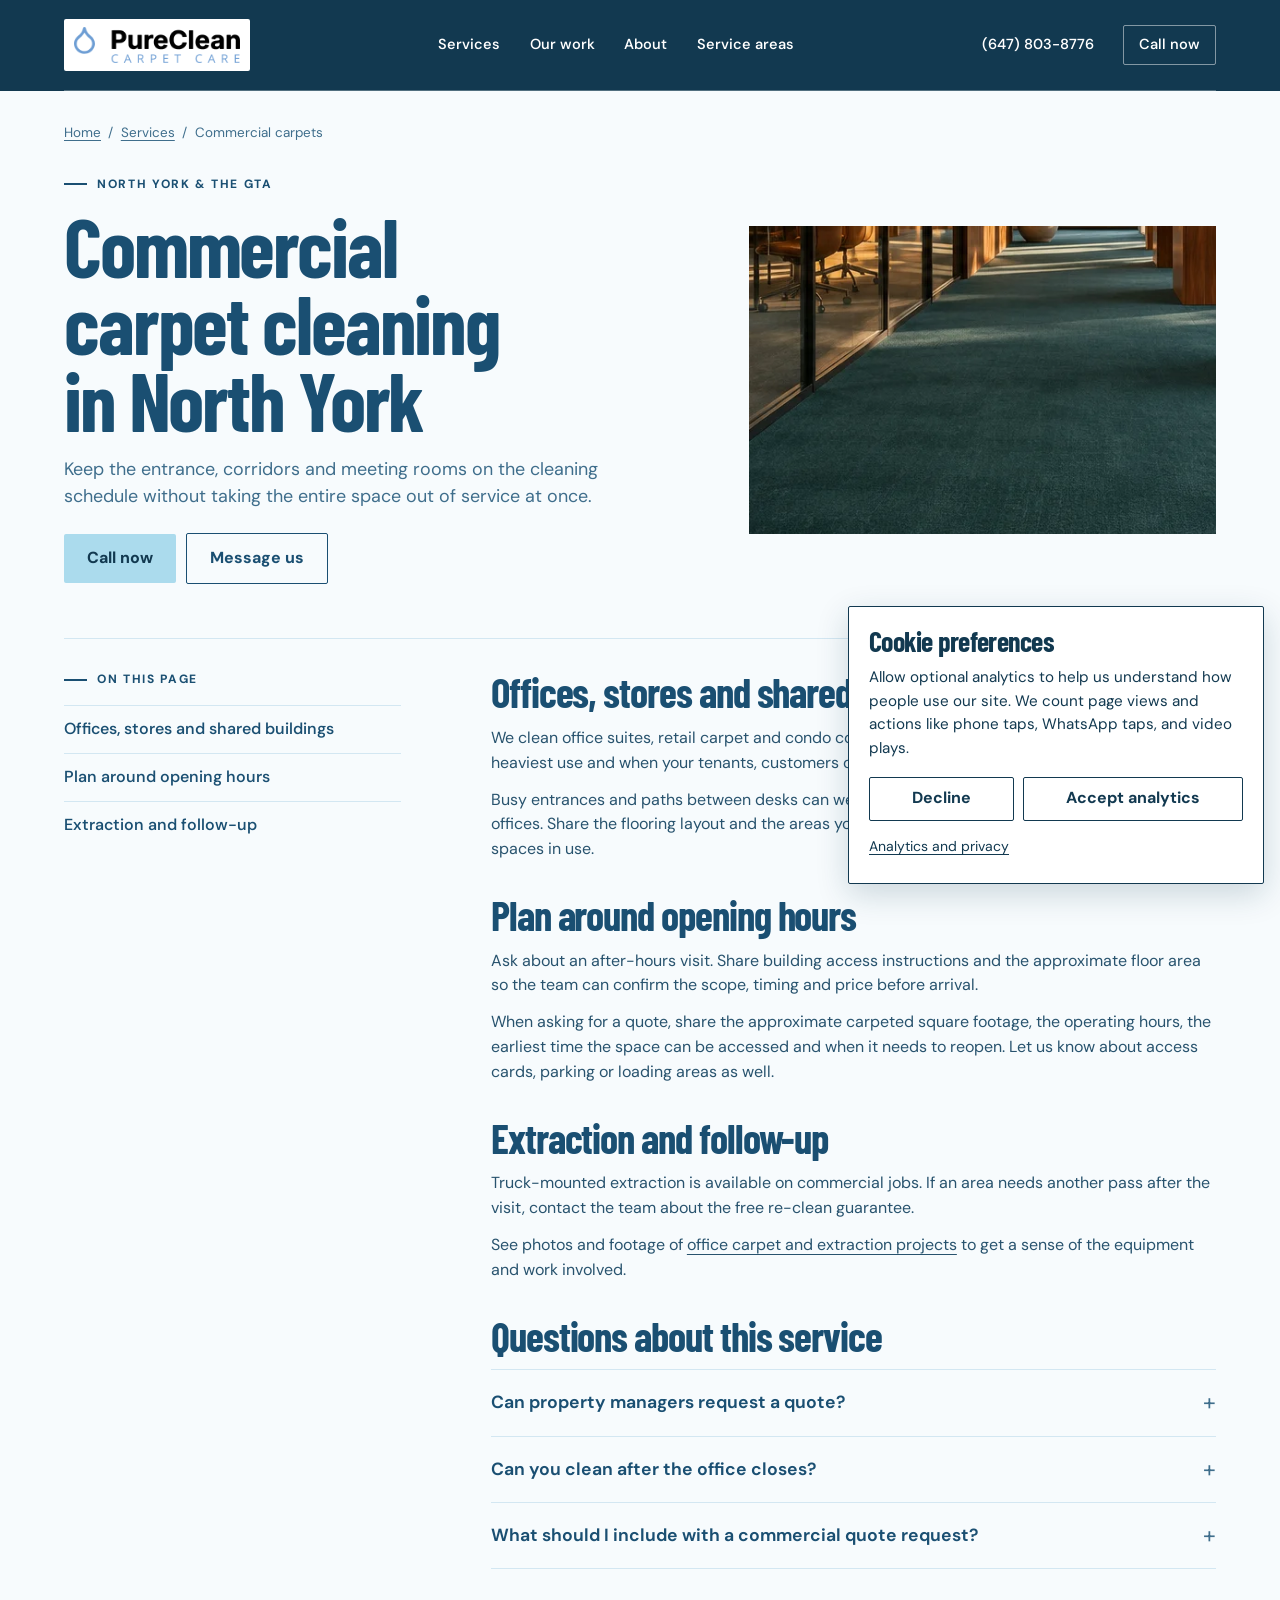
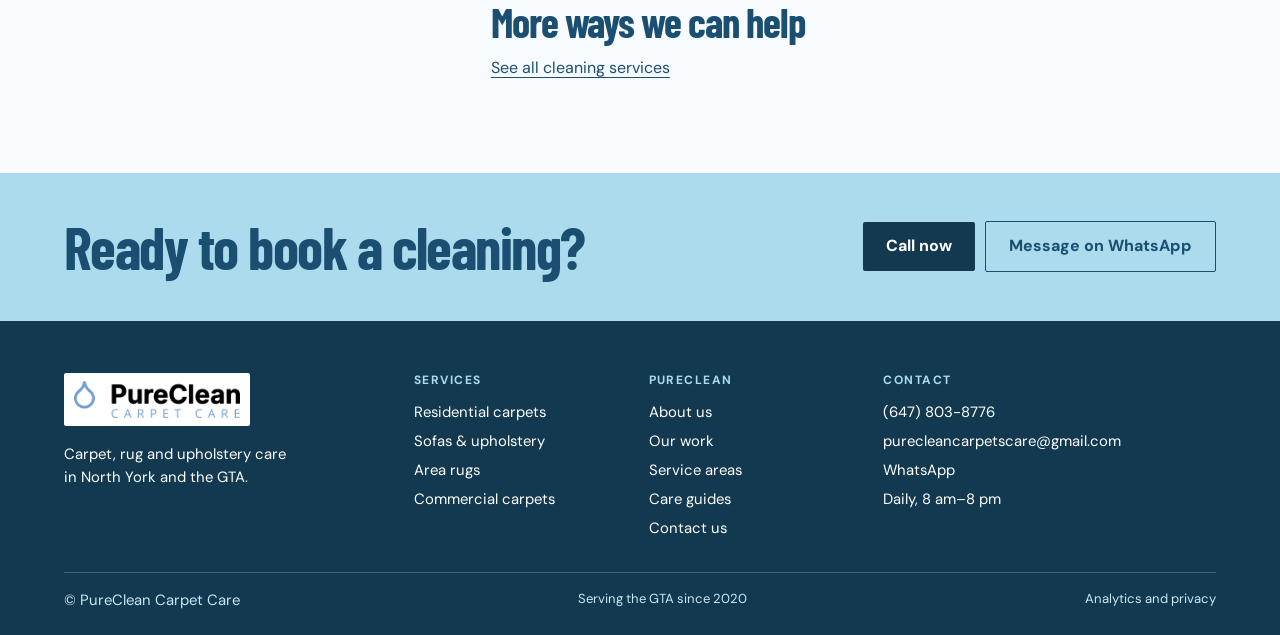
<file: docs/services/commercial-carpet-cleaning/index.html>
<!doctype html>
<html lang="en-CA">
  <head>
    <meta charset="utf-8" />
    <meta name="viewport" content="width=device-width, initial-scale=1" />
    <title>Commercial Carpet Cleaning North York | PureClean</title>
    <meta name="description" content="Arrange carpet cleaning for North York offices, shops and condo common areas. Ask PureClean about after-hours scheduling and quotes for your site." />
    <link rel="canonical" href="https://purecleancarpet.ca/services/commercial-carpet-cleaning/" />
    <meta property="og:locale" content="en_CA" />
    <meta property="og:site_name" content="PureClean Carpet Care" />
    <meta property="og:type" content="website" />
    <meta property="og:title" content="Commercial Carpet Cleaning North York | PureClean" />
    <meta property="og:description" content="Arrange carpet cleaning for North York offices, shops and condo common areas. Ask PureClean about after-hours scheduling and quotes for your site." />
    <meta property="og:url" content="https://purecleancarpet.ca/services/commercial-carpet-cleaning/" />
    <meta property="og:image" content="https://purecleancarpet.ca/assets/social/field-office.jpg" />
    <meta property="og:image:type" content="image/jpeg" />
    <meta property="og:image:width" content="1200" />
    <meta property="og:image:height" content="630" />
    <meta property="og:image:alt" content="Carpet cleaning equipment in an office" />
    <meta name="twitter:image:alt" content="Carpet cleaning equipment in an office" />
    <meta name="twitter:card" content="summary_large_image" />
    <link rel="icon" href="../../assets/pureclean-favicon.png" type="image/png" />
    <meta name="theme-color" content="#123950" />
    <link
      rel="preload"
      href="../../assets/barlow-condensed-700.woff2"
      as="font"
      type="font/woff2"
      crossorigin
    />
    <link rel="stylesheet" href="../../assets/style.css?v=opt-in" />
    <script type="application/ld+json">
      {
        "@context": "https://schema.org",
        "@graph": [
          {
            "@type": "Organization",
            "@id": "https://purecleancarpet.ca/#business",
            "name": "PureClean Carpet Care",
            "url": "https://purecleancarpet.ca/",
            "telephone": "+16478038776",
            "email": "purecleancarpetscare@gmail.com",
            "sameAs": [
              "https://maps.google.com/?cid=16171649213282501730"
            ],
            "areaServed": [
              {
                "@type": "Place",
                "name": "North York"
              },
              {
                "@type": "Place",
                "name": "Etobicoke"
              },
              {
                "@type": "Place",
                "name": "Scarborough"
              },
              {
                "@type": "Place",
                "name": "Mississauga"
              },
              {
                "@type": "Place",
                "name": "Vaughan"
              },
              {
                "@type": "Place",
                "name": "Markham"
              },
              {
                "@type": "Place",
                "name": "Richmond Hill"
              },
              {
                "@type": "Place",
                "name": "Brampton"
              },
              {
                "@type": "Place",
                "name": "Oakville"
              },
              {
                "@type": "Place",
                "name": "Burlington"
              },
              {
                "@type": "Place",
                "name": "Ajax"
              },
              {
                "@type": "Place",
                "name": "Whitby"
              },
              {
                "@type": "Place",
                "name": "Oshawa"
              }
            ],
            "logo": {
              "@type": "ImageObject",
              "@id": "https://purecleancarpet.ca/#logo",
              "url": "https://purecleancarpet.ca/assets/pureclean-logo.png",
              "width": 1592,
              "height": 352
            },
            "contactPoint": {
              "@type": "ContactPoint",
              "contactType": "customer service",
              "telephone": "+16478038776",
              "email": "purecleancarpetscare@gmail.com"
            }
          },
          {
            "@type": "WebPage",
            "@id": "https://purecleancarpet.ca/services/commercial-carpet-cleaning/#page",
            "url": "https://purecleancarpet.ca/services/commercial-carpet-cleaning/",
            "name": "Commercial Carpet Cleaning North York | PureClean",
            "description": "Arrange carpet cleaning for North York offices, shops and condo common areas. Ask PureClean about after-hours scheduling and quotes for your site.",
            "inLanguage": "en-CA",
            "publisher": {
              "@id": "https://purecleancarpet.ca/#business"
            },
            "isPartOf": {
              "@id": "https://purecleancarpet.ca/#website"
            },
            "primaryImageOfPage": {
              "@type": "ImageObject",
              "url": "https://purecleancarpet.ca/assets/social/field-office.jpg",
              "width": 1200,
              "height": 630
            },
            "breadcrumb": {
              "@id": "https://purecleancarpet.ca/services/commercial-carpet-cleaning/#breadcrumbs"
            },
            "mainEntity": {
              "@id": "https://purecleancarpet.ca/services/commercial-carpet-cleaning/#service"
            }
          },
          {
            "@type": "BreadcrumbList",
            "itemListElement": [
              {
                "@type": "ListItem",
                "position": 1,
                "name": "Home",
                "item": "https://purecleancarpet.ca/"
              },
              {
                "@type": "ListItem",
                "position": 2,
                "name": "Services",
                "item": "https://purecleancarpet.ca/services/"
              },
              {
                "@type": "ListItem",
                "position": 3,
                "name": "Commercial Carpet Cleaning in North York",
                "item": "https://purecleancarpet.ca/services/commercial-carpet-cleaning/"
              }
            ],
            "@id": "https://purecleancarpet.ca/services/commercial-carpet-cleaning/#breadcrumbs"
          },
          {
            "@type": "Service",
            "name": "Commercial carpet cleaning",
            "serviceType": "Commercial carpet cleaning",
            "provider": {
              "@id": "https://purecleancarpet.ca/#business"
            },
            "areaServed": {
              "@type": "Place",
              "name": "North York"
            },
            "url": "https://purecleancarpet.ca/services/commercial-carpet-cleaning/",
            "@id": "https://purecleancarpet.ca/services/commercial-carpet-cleaning/#service",
            "description": "Arrange carpet cleaning for North York offices, shops and condo common areas. Ask PureClean about after-hours scheduling and quotes for your site."
          }
        ]
      }
    </script>
    <script defer src="../../assets/site.js"></script>
    <script defer src="../../assets/analytics.js?v=opt-in"></script>
  </head>
  <body data-analytics-page="/services/commercial-carpet-cleaning/">
    <a class="skip" href="#main" data-analytics="page-content-skip-to-content">Skip to content</a>
    <header class="mast">
      <div class="wrap nav-row">
        <a
          class="brand"
          href="../../"
          aria-label="PureClean Carpet Care home"
          data-analytics="header-pureclean-carpet-care-home"
          ><img src="../../assets/pureclean-logo.png" width="1592" height="352" alt="" decoding="async"
        /></a>
        <nav class="nav-links" id="main-menu" aria-label="Main navigation">
          <a href="../" data-analytics="header-services">Services</a
          ><a href="../../our-work/" data-analytics="header-our-work">Our work</a
          ><a href="../../about-us/" data-analytics="header-about">About</a
          ><a href="../../service-areas/" data-analytics="header-service-areas">Service areas</a
          ><a href="../../contact/" class="mobile-contact" data-analytics="header-contact">Contact</a>
        </nav>
        <div class="nav-actions">
          <a class="nav-call" href="tel:+16478038776" data-analytics="header-647-803-8776">(647) 803-8776</a
          ><a class="small-quote" href="tel:+16478038776" data-analytics="header-call-now">Call now</a
          ><button
            type="button"
            class="menu-button"
            aria-controls="main-menu"
            aria-expanded="false"
            data-analytics="header-menu"
          >
            Menu <span aria-hidden="true">☰</span>
          </button>
        </div>
      </div>
    </header>
    <main id="main">
      <section class="inner-top">
        <div class="wrap">
          <nav class="crumb" aria-label="Breadcrumb">
            <a href="../../" data-analytics="page-content-home">Home</a><span aria-hidden="true">/</span
            ><a href="../" data-analytics="page-content-services">Services</a><span aria-hidden="true">/</span
            ><span aria-current="page">Commercial carpets</span>
          </nav>
          <div class="interior-lead">
            <div>
              <p class="eyebrow">North York &amp; the GTA</p>
              <h1>Commercial carpet cleaning in North York</h1>
              <p class="intro-copy">
                Keep the entrance, corridors and meeting rooms on the cleaning schedule without taking the
                entire space out of service at once.
              </p>
              <div class="contact-actions">
                <a class="button" href="tel:+16478038776" data-analytics="page-introduction-call-now"
                  >Call now</a
                ><a
                  class="button-link"
                  href="../../contact/?service=Commercial%20carpet"
                  data-analytics="page-introduction-message-us"
                  >Message us</a
                >
              </div>
            </div>
            <img
              src="../../assets/commercial.webp"
              alt="Teal carpet in a glass-lined office corridor"
              width="506"
              height="1024"
              class=""
              fetchpriority="high"
              loading="eager"
              decoding="async"
            />
          </div>
        </div>
      </section>
      <div class="wrap interior-body">
        <div class="reading-grid">
          <aside class="contents">
            <p class="eyebrow">On this page</p>
            <ul>
              <li>
                <a
                  href="#offices-stores-and-shared-buildings"
                  data-analytics="on-this-page-offices-stores-and-shared-buildings"
                  >Offices, stores and shared buildings</a
                >
              </li>
              <li>
                <a href="#plan-around-opening-hours" data-analytics="on-this-page-plan-around-opening-hours"
                  >Plan around opening hours</a
                >
              </li>
              <li>
                <a href="#extraction-and-follow-up" data-analytics="on-this-page-extraction-and-follow-up"
                  >Extraction and follow-up</a
                >
              </li>
            </ul>
          </aside>
          <div>
            <section class="article-section" id="offices-stores-and-shared-buildings">
              <h2>Offices, stores and shared buildings</h2>
              <p>
                We clean office suites, retail carpet and condo common areas. Tell us which spaces see the
                heaviest use and when your tenants, customers or staff need access.
              </p>
              <p>Busy entrances and paths between desks can wear differently from meeting rooms or closed offices. Share the flooring layout and the areas you want cleaned so the quote can account for the spaces in use.</p>
            </section>
            <section class="article-section" id="plan-around-opening-hours">
              <h2>Plan around opening hours</h2>
              <p>
                Ask about an after-hours visit. Share building access instructions and the approximate floor
                area so the team can confirm the scope, timing and price before arrival.
              </p>
              <p>When asking for a quote, share the approximate carpeted square footage, the operating hours, the earliest time the space can be accessed and when it needs to reopen. Let us know about access cards, parking or loading areas as well.</p>
            </section>
            <section class="article-section" id="extraction-and-follow-up">
              <h2>Extraction and follow-up</h2>
              <p>
                Truck-mounted extraction is available on commercial jobs. If an area needs another pass after
                the visit, contact the team about the free re-clean guarantee.
              </p>
              <p>See photos and footage of <a href="../../our-work/" data-analytics="page-content-office-carpet-and-extraction-projects">office carpet and extraction projects</a> to get a sense of the equipment and work involved.</p>
            </section>
            <section class="article-section">
              <h2>Questions about this service</h2>
              <div class="answers">
                <details>
                  <summary data-analytics="page-content-can-property-managers-request-a-quote">
                    Can property managers request a quote?
                  </summary>
                  <p>
                    Yes. Include the building location, shared areas to clean, and any entry or scheduling
                    restrictions.
                  </p>
                </details>
                <details>
                  <summary data-analytics="page-content-can-you-clean-after-the-office-closes">Can you clean after the office closes?</summary>
                  <p>Ask about after-hours availability and tell us when staff leave and when the space needs to reopen.</p>
                </details>
                <details>
                  <summary data-analytics="page-content-what-should-i-include-with-a-commercial-quote-request">What should I include with a commercial quote request?</summary>
                  <p>Share an approximate carpeted area, the property type, your preferred time window and photos of the busiest or most heavily marked areas.</p>
                </details>
              </div>
            </section>
            <section class="article-section">
              <h2>More ways we can help</h2>
              <a href="../" data-analytics="page-content-see-all-cleaning-services"
                >See all cleaning services</a
              >
            </section>
          </div>
        </div>
      </div>
      <section class="recontact" id="contact" aria-label="Contact PureClean">
        <div class="wrap" id="quote">
          <h2>Ready to book a cleaning?</h2>
          <div class="contact-actions">
            <a
              class="button dark-btn"
              href="tel:+16478038776"
              data-analytics="bottom-contact-section-call-now"
              >Call now</a
            ><a
              class="button-link"
              href="https://wa.me/16478038776"
              data-analytics="bottom-contact-section-message-on-whatsapp"
              >Message on WhatsApp</a
            >
          </div>
        </div>
      </section>
    </main>
    <footer class="footer">
      <div class="wrap footer-grid">
        <div>
          <a
            class="brand"
            href="../../"
            aria-label="PureClean Carpet Care home"
            data-analytics="footer-pureclean-carpet-care-home"
            ><img src="../../assets/pureclean-logo.png" width="1592" height="352" alt="" decoding="async"
          /></a>
          <p>Carpet, rug and upholstery care<br />in North York and the GTA.</p>
        </div>
        <div>
          <h2>Services</h2>
          <ul>
            <li>
              <a href="../carpet-cleaning/" data-analytics="footer-residential-carpets"
                >Residential carpets</a
              >
            </li>
            <li>
              <a href="../upholstery-cleaning/" data-analytics="footer-sofas-upholstery"
                >Sofas &amp; upholstery</a
              >
            </li>
            <li><a href="../area-rug-cleaning/" data-analytics="footer-area-rugs">Area rugs</a></li>
            <li><a href="./" data-analytics="footer-commercial-carpets">Commercial carpets</a></li>
          </ul>
        </div>
        <div>
          <h2>PureClean</h2>
          <ul>
            <li><a href="../../about-us/" data-analytics="footer-about-us">About us</a></li>
            <li><a href="../../our-work/" data-analytics="footer-our-work">Our work</a></li>
            <li><a href="../../service-areas/" data-analytics="footer-service-areas">Service areas</a></li>
            <li><a href="../../guides/" data-analytics="footer-care-guides">Care guides</a></li>
            <li><a href="../../contact/" data-analytics="footer-contact-us">Contact us</a></li>
          </ul>
        </div>
        <div>
          <h2>Contact</h2>
          <ul>
            <li><a href="tel:+16478038776" data-analytics="footer-647-803-8776">(647) 803-8776</a></li>
            <li>
              <a
                href="mailto:purecleancarpetscare@gmail.com"
                data-analytics="footer-purecleancarpetscare-gmail-com"
                >purecleancarpetscare@gmail.com</a
              >
            </li>
            <li><a href="https://wa.me/16478038776" data-analytics="footer-whatsapp">WhatsApp</a></li>
            <li>Daily, 8 am–8 pm</li>
          </ul>
        </div>
      </div>
      <div class="wrap footer-base">
        <p>© PureClean Carpet Care</p>
        <span>Serving the GTA since 2020</span>
        <a href="../../privacy/" data-analytics="footer-analytics-and-privacy">Analytics and privacy</a>
      </div>
    </footer>
  </body>
</html>
</file>
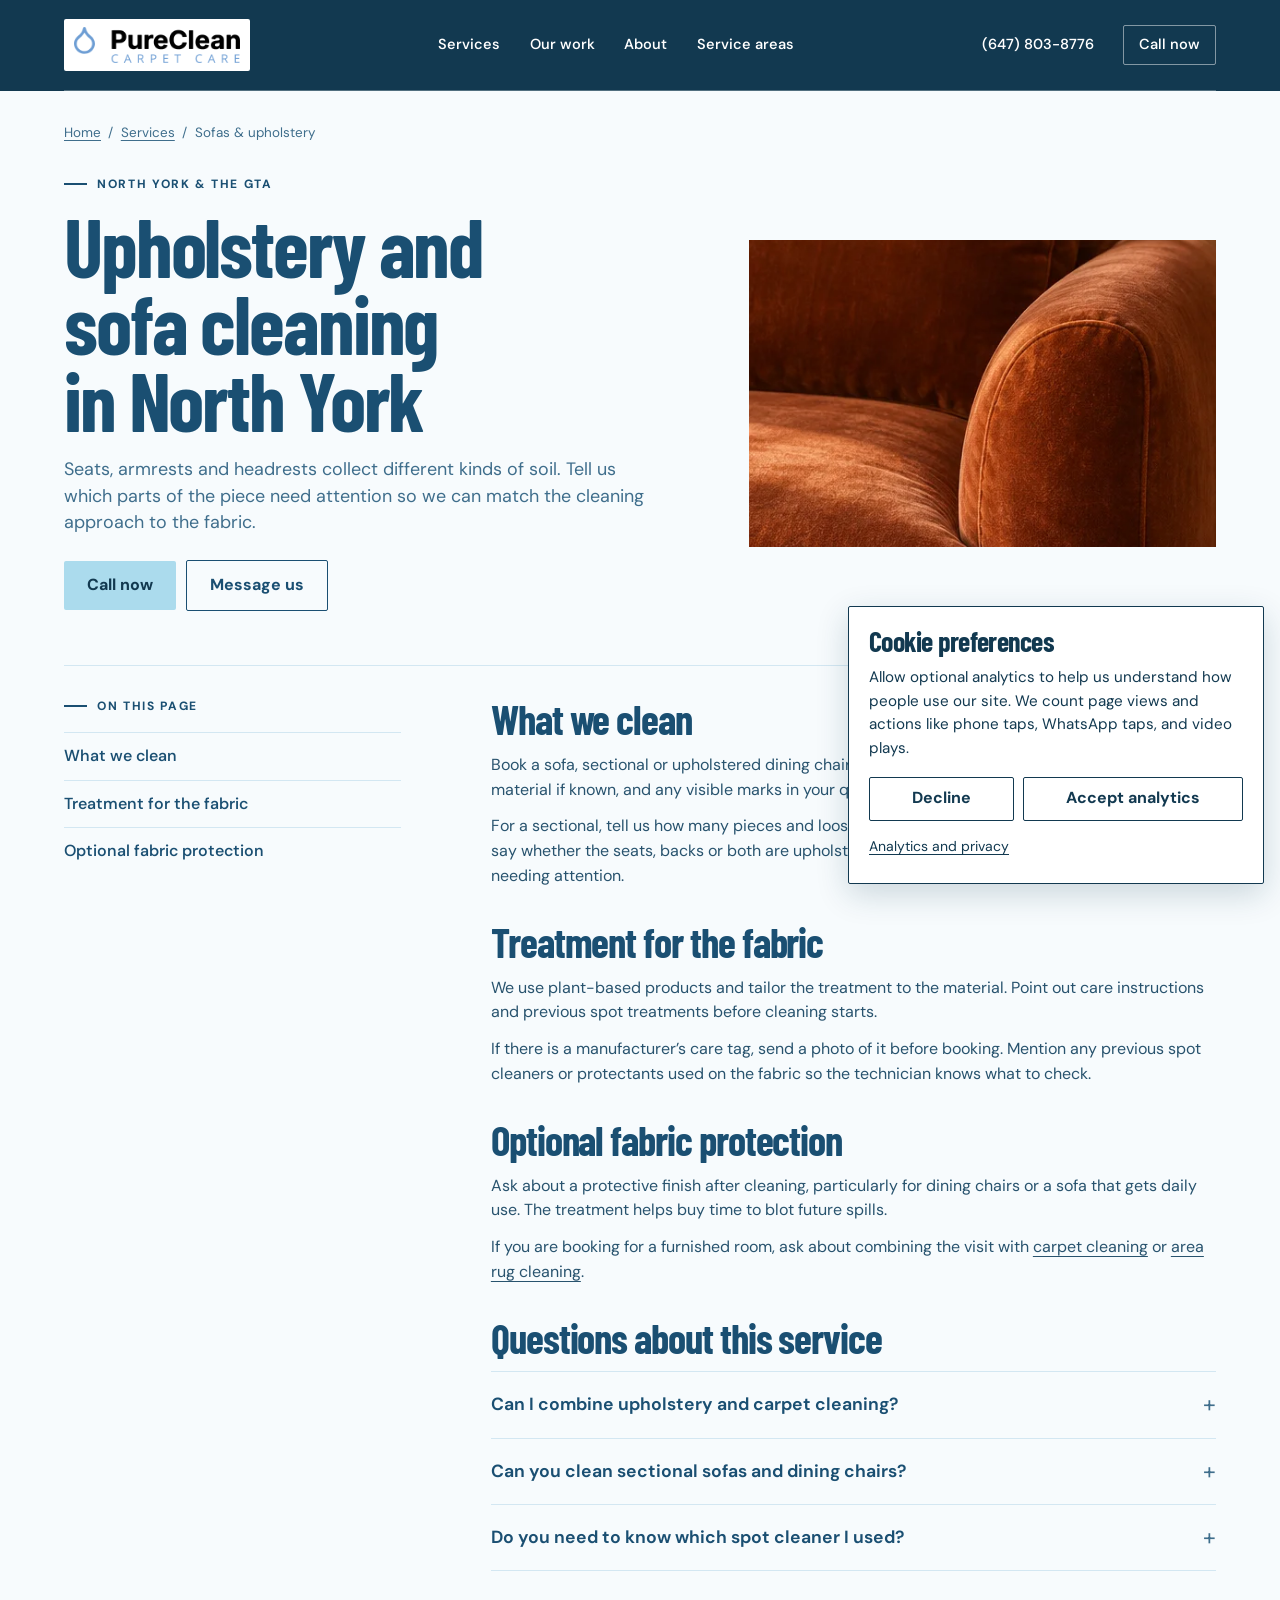
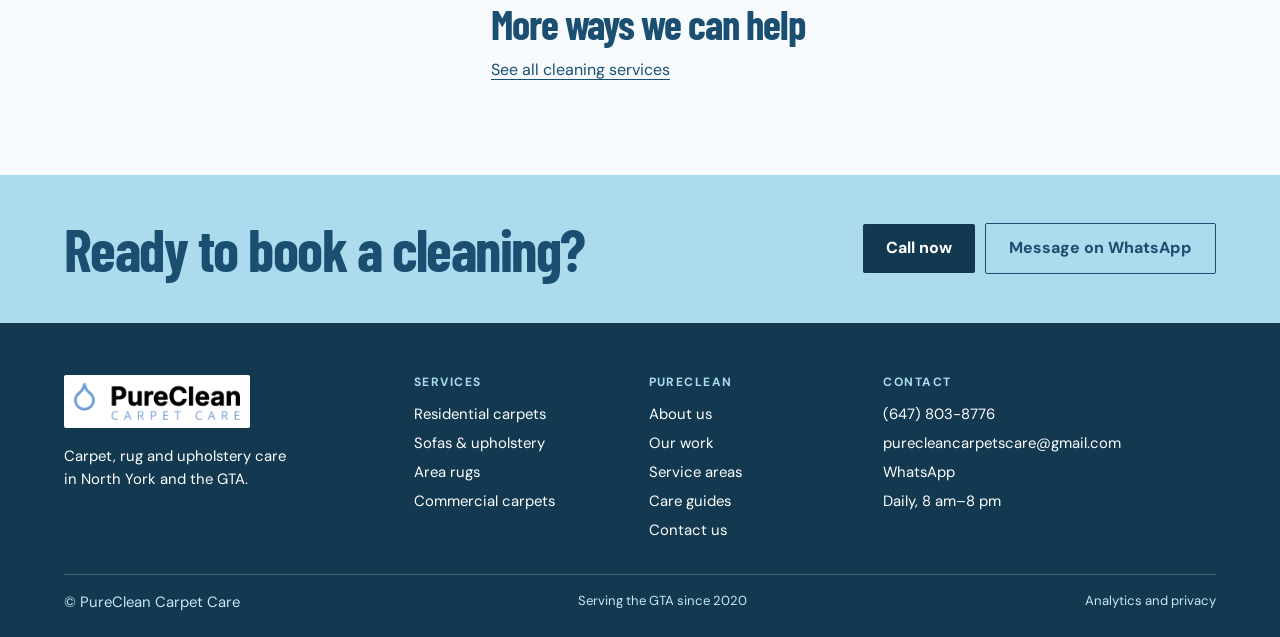
<file: docs/services/upholstery-cleaning/index.html>
<!doctype html>
<html lang="en-CA">
  <head>
    <meta charset="utf-8" />
    <meta name="viewport" content="width=device-width, initial-scale=1" />
    <title>Upholstery &amp; Sofa Cleaning North York | PureClean</title>
    <meta name="description" content="Request upholstery cleaning in North York for sofas, sectionals and dining chairs. PureClean checks the fabric before choosing a cleaning method." />
    <link rel="canonical" href="https://purecleancarpet.ca/services/upholstery-cleaning/" />
    <meta property="og:locale" content="en_CA" />
    <meta property="og:site_name" content="PureClean Carpet Care" />
    <meta property="og:type" content="website" />
    <meta property="og:title" content="Upholstery &amp; Sofa Cleaning North York | PureClean" />
    <meta property="og:description" content="Request upholstery cleaning in North York for sofas, sectionals and dining chairs. PureClean checks the fabric before choosing a cleaning method." />
    <meta property="og:url" content="https://purecleancarpet.ca/services/upholstery-cleaning/" />
    <meta property="og:image" content="https://purecleancarpet.ca/assets/social/field-living.jpg" />
    <meta property="og:image:type" content="image/jpeg" />
    <meta property="og:image:width" content="1200" />
    <meta property="og:image:height" content="630" />
    <meta property="og:image:alt" content="Cleaning equipment in a furnished living room" />
    <meta name="twitter:image:alt" content="Cleaning equipment in a furnished living room" />
    <meta name="twitter:card" content="summary_large_image" />
    <link rel="icon" href="../../assets/pureclean-favicon.png" type="image/png" />
    <meta name="theme-color" content="#123950" />
    <link
      rel="preload"
      href="../../assets/barlow-condensed-700.woff2"
      as="font"
      type="font/woff2"
      crossorigin
    />
    <link rel="stylesheet" href="../../assets/style.css?v=opt-in" />
    <script type="application/ld+json">
      {
        "@context": "https://schema.org",
        "@graph": [
          {
            "@type": "Organization",
            "@id": "https://purecleancarpet.ca/#business",
            "name": "PureClean Carpet Care",
            "url": "https://purecleancarpet.ca/",
            "telephone": "+16478038776",
            "email": "purecleancarpetscare@gmail.com",
            "sameAs": [
              "https://maps.google.com/?cid=16171649213282501730"
            ],
            "areaServed": [
              {
                "@type": "Place",
                "name": "North York"
              },
              {
                "@type": "Place",
                "name": "Etobicoke"
              },
              {
                "@type": "Place",
                "name": "Scarborough"
              },
              {
                "@type": "Place",
                "name": "Mississauga"
              },
              {
                "@type": "Place",
                "name": "Vaughan"
              },
              {
                "@type": "Place",
                "name": "Markham"
              },
              {
                "@type": "Place",
                "name": "Richmond Hill"
              },
              {
                "@type": "Place",
                "name": "Brampton"
              },
              {
                "@type": "Place",
                "name": "Oakville"
              },
              {
                "@type": "Place",
                "name": "Burlington"
              },
              {
                "@type": "Place",
                "name": "Ajax"
              },
              {
                "@type": "Place",
                "name": "Whitby"
              },
              {
                "@type": "Place",
                "name": "Oshawa"
              }
            ],
            "logo": {
              "@type": "ImageObject",
              "@id": "https://purecleancarpet.ca/#logo",
              "url": "https://purecleancarpet.ca/assets/pureclean-logo.png",
              "width": 1592,
              "height": 352
            },
            "contactPoint": {
              "@type": "ContactPoint",
              "contactType": "customer service",
              "telephone": "+16478038776",
              "email": "purecleancarpetscare@gmail.com"
            }
          },
          {
            "@type": "WebPage",
            "@id": "https://purecleancarpet.ca/services/upholstery-cleaning/#page",
            "url": "https://purecleancarpet.ca/services/upholstery-cleaning/",
            "name": "Upholstery & Sofa Cleaning North York | PureClean",
            "description": "Request upholstery cleaning in North York for sofas, sectionals and dining chairs. PureClean checks the fabric before choosing a cleaning method.",
            "inLanguage": "en-CA",
            "publisher": {
              "@id": "https://purecleancarpet.ca/#business"
            },
            "isPartOf": {
              "@id": "https://purecleancarpet.ca/#website"
            },
            "primaryImageOfPage": {
              "@type": "ImageObject",
              "url": "https://purecleancarpet.ca/assets/social/field-living.jpg",
              "width": 1200,
              "height": 630
            },
            "breadcrumb": {
              "@id": "https://purecleancarpet.ca/services/upholstery-cleaning/#breadcrumbs"
            },
            "mainEntity": {
              "@id": "https://purecleancarpet.ca/services/upholstery-cleaning/#service"
            }
          },
          {
            "@type": "BreadcrumbList",
            "itemListElement": [
              {
                "@type": "ListItem",
                "position": 1,
                "name": "Home",
                "item": "https://purecleancarpet.ca/"
              },
              {
                "@type": "ListItem",
                "position": 2,
                "name": "Services",
                "item": "https://purecleancarpet.ca/services/"
              },
              {
                "@type": "ListItem",
                "position": 3,
                "name": "Upholstery & Sofa Cleaning in North York",
                "item": "https://purecleancarpet.ca/services/upholstery-cleaning/"
              }
            ],
            "@id": "https://purecleancarpet.ca/services/upholstery-cleaning/#breadcrumbs"
          },
          {
            "@type": "Service",
            "name": "Upholstery and sofa cleaning",
            "serviceType": "Upholstery and sofa cleaning",
            "provider": {
              "@id": "https://purecleancarpet.ca/#business"
            },
            "areaServed": {
              "@type": "Place",
              "name": "North York"
            },
            "url": "https://purecleancarpet.ca/services/upholstery-cleaning/",
            "@id": "https://purecleancarpet.ca/services/upholstery-cleaning/#service",
            "description": "Request upholstery cleaning in North York for sofas, sectionals and dining chairs. PureClean checks the fabric before choosing a cleaning method."
          }
        ]
      }
    </script>
    <script defer src="../../assets/site.js"></script>
    <script defer src="../../assets/analytics.js?v=opt-in"></script>
  </head>
  <body data-analytics-page="/services/upholstery-cleaning/">
    <a class="skip" href="#main" data-analytics="page-content-skip-to-content">Skip to content</a>
    <header class="mast">
      <div class="wrap nav-row">
        <a
          class="brand"
          href="../../"
          aria-label="PureClean Carpet Care home"
          data-analytics="header-pureclean-carpet-care-home"
          ><img src="../../assets/pureclean-logo.png" width="1592" height="352" alt="" decoding="async"
        /></a>
        <nav class="nav-links" id="main-menu" aria-label="Main navigation">
          <a href="../" data-analytics="header-services">Services</a
          ><a href="../../our-work/" data-analytics="header-our-work">Our work</a
          ><a href="../../about-us/" data-analytics="header-about">About</a
          ><a href="../../service-areas/" data-analytics="header-service-areas">Service areas</a
          ><a href="../../contact/" class="mobile-contact" data-analytics="header-contact">Contact</a>
        </nav>
        <div class="nav-actions">
          <a class="nav-call" href="tel:+16478038776" data-analytics="header-647-803-8776">(647) 803-8776</a
          ><a class="small-quote" href="tel:+16478038776" data-analytics="header-call-now">Call now</a
          ><button
            type="button"
            class="menu-button"
            aria-controls="main-menu"
            aria-expanded="false"
            data-analytics="header-menu"
          >
            Menu <span aria-hidden="true">☰</span>
          </button>
        </div>
      </div>
    </header>
    <main id="main">
      <section class="inner-top">
        <div class="wrap">
          <nav class="crumb" aria-label="Breadcrumb">
            <a href="../../" data-analytics="page-content-home">Home</a><span aria-hidden="true">/</span
            ><a href="../" data-analytics="page-content-services">Services</a><span aria-hidden="true">/</span
            ><span aria-current="page">Sofas &amp; upholstery</span>
          </nav>
          <div class="interior-lead">
            <div>
              <p class="eyebrow">North York &amp; the GTA</p>
              <h1>Upholstery and sofa cleaning in North York</h1>
              <p class="intro-copy">
                Seats, armrests and headrests collect different kinds of soil. Tell us which parts of the
                piece need attention so we can match the cleaning approach to the fabric.
              </p>
              <div class="contact-actions">
                <a class="button" href="tel:+16478038776" data-analytics="page-introduction-call-now"
                  >Call now</a
                ><a
                  class="button-link"
                  href="../../contact/?service=Upholstery%20or%20sofa"
                  data-analytics="page-introduction-message-us"
                  >Message us</a
                >
              </div>
            </div>
            <img
              src="../../assets/upholstery.webp"
              alt="Copper-coloured upholstery with a textured weave"
              width="506"
              height="1024"
              class=""
              fetchpriority="high"
              loading="eager"
              decoding="async"
            />
          </div>
        </div>
      </section>
      <div class="wrap interior-body">
        <div class="reading-grid">
          <aside class="contents">
            <p class="eyebrow">On this page</p>
            <ul>
              <li><a href="#what-we-clean" data-analytics="on-this-page-what-we-clean">What we clean</a></li>
              <li>
                <a href="#treatment-for-the-fabric" data-analytics="on-this-page-treatment-for-the-fabric"
                  >Treatment for the fabric</a
                >
              </li>
              <li>
                <a href="#optional-fabric-protection" data-analytics="on-this-page-optional-fabric-protection"
                  >Optional fabric protection</a
                >
              </li>
            </ul>
          </aside>
          <div>
            <section class="article-section" id="what-we-clean">
              <h2>What we clean</h2>
              <p>
                Book a sofa, sectional or upholstered dining chairs. Include the number of pieces, upholstery
                material if known, and any visible marks in your quote request.
              </p>
              <p>For a sectional, tell us how many pieces and loose cushions you want cleaned. For dining chairs, say whether the seats, backs or both are upholstered. Photos help identify fabric and areas needing attention.</p>
            </section>
            <section class="article-section" id="treatment-for-the-fabric">
              <h2>Treatment for the fabric</h2>
              <p>
                We use plant-based products and tailor the treatment to the material. Point out care
                instructions and previous spot treatments before cleaning starts.
              </p>
              <p>If there is a manufacturer’s care tag, send a photo of it before booking. Mention any previous spot cleaners or protectants used on the fabric so the technician knows what to check.</p>
            </section>
            <section class="article-section" id="optional-fabric-protection">
              <h2>Optional fabric protection</h2>
              <p>
                Ask about a protective finish after cleaning, particularly for dining chairs or a sofa that
                gets daily use. The treatment helps buy time to blot future spills.
              </p>
              <p>If you are booking for a furnished room, ask about combining the visit with <a href="../carpet-cleaning/" data-analytics="page-content-carpet-cleaning">carpet cleaning</a> or <a href="../area-rug-cleaning/" data-analytics="page-content-area-rug-cleaning">area rug cleaning</a>.</p>
            </section>
            <section class="article-section">
              <h2>Questions about this service</h2>
              <div class="answers">
                <details>
                  <summary data-analytics="page-content-can-i-combine-upholstery-and-carpet-cleaning">
                    Can I combine upholstery and carpet cleaning?
                  </summary>
                  <p>
                    Yes. Choose multiple services when requesting a quote and list the pieces and rooms you
                    would like cleaned.
                  </p>
                </details>
                <details>
                  <summary data-analytics="page-content-can-you-clean-sectional-sofas-and-dining-chairs">Can you clean sectional sofas and dining chairs?</summary>
                  <p>Yes. Include the number of sectional pieces or chairs, a photo of the furniture and any available care tag when you ask for a quote.</p>
                </details>
                <details>
                  <summary data-analytics="page-content-do-you-need-to-know-which-spot-cleaner-i-used">Do you need to know which spot cleaner I used?</summary>
                  <p>Yes. Share the product name if you have it and describe where you applied it. Mention any changes you noticed after the fabric dried.</p>
                </details>
              </div>
            </section>
            <section class="article-section">
              <h2>More ways we can help</h2>
              <a href="../" data-analytics="page-content-see-all-cleaning-services"
                >See all cleaning services</a
              >
            </section>
          </div>
        </div>
      </div>
      <section class="recontact" id="contact" aria-label="Contact PureClean">
        <div class="wrap" id="quote">
          <h2>Ready to book a cleaning?</h2>
          <div class="contact-actions">
            <a
              class="button dark-btn"
              href="tel:+16478038776"
              data-analytics="bottom-contact-section-call-now"
              >Call now</a
            ><a
              class="button-link"
              href="https://wa.me/16478038776"
              data-analytics="bottom-contact-section-message-on-whatsapp"
              >Message on WhatsApp</a
            >
          </div>
        </div>
      </section>
    </main>
    <footer class="footer">
      <div class="wrap footer-grid">
        <div>
          <a
            class="brand"
            href="../../"
            aria-label="PureClean Carpet Care home"
            data-analytics="footer-pureclean-carpet-care-home"
            ><img src="../../assets/pureclean-logo.png" width="1592" height="352" alt="" decoding="async"
          /></a>
          <p>Carpet, rug and upholstery care<br />in North York and the GTA.</p>
        </div>
        <div>
          <h2>Services</h2>
          <ul>
            <li>
              <a href="../carpet-cleaning/" data-analytics="footer-residential-carpets"
                >Residential carpets</a
              >
            </li>
            <li><a href="./" data-analytics="footer-sofas-upholstery">Sofas &amp; upholstery</a></li>
            <li><a href="../area-rug-cleaning/" data-analytics="footer-area-rugs">Area rugs</a></li>
            <li>
              <a href="../commercial-carpet-cleaning/" data-analytics="footer-commercial-carpets"
                >Commercial carpets</a
              >
            </li>
          </ul>
        </div>
        <div>
          <h2>PureClean</h2>
          <ul>
            <li><a href="../../about-us/" data-analytics="footer-about-us">About us</a></li>
            <li><a href="../../our-work/" data-analytics="footer-our-work">Our work</a></li>
            <li><a href="../../service-areas/" data-analytics="footer-service-areas">Service areas</a></li>
            <li><a href="../../guides/" data-analytics="footer-care-guides">Care guides</a></li>
            <li><a href="../../contact/" data-analytics="footer-contact-us">Contact us</a></li>
          </ul>
        </div>
        <div>
          <h2>Contact</h2>
          <ul>
            <li><a href="tel:+16478038776" data-analytics="footer-647-803-8776">(647) 803-8776</a></li>
            <li>
              <a
                href="mailto:purecleancarpetscare@gmail.com"
                data-analytics="footer-purecleancarpetscare-gmail-com"
                >purecleancarpetscare@gmail.com</a
              >
            </li>
            <li><a href="https://wa.me/16478038776" data-analytics="footer-whatsapp">WhatsApp</a></li>
            <li>Daily, 8 am–8 pm</li>
          </ul>
        </div>
      </div>
      <div class="wrap footer-base">
        <p>© PureClean Carpet Care</p>
        <span>Serving the GTA since 2020</span>
        <a href="../../privacy/" data-analytics="footer-analytics-and-privacy">Analytics and privacy</a>
      </div>
    </footer>
  </body>
</html>
</file>
<file: docs/assets/style.css>
@font-face {
  font-family: DM Sans;
  src: url(dm-sans.woff2) format("woff2");
  font-weight: 100 1000;
  font-style: normal;
  font-display: swap;
}
@font-face {
  font-family: Barlow Condensed;
  src: url(barlow-condensed-700.woff2) format("woff2");
  font-weight: 700;
  font-style: normal;
  font-display: swap;
}
:root {
  --dark: #123950;
  --ink: #1a4f72;
  --muted: #3f6e8c;
  --paper: #f7fbfd;
  --white: #ffffff;
  --line: #d3e7f2;
  --accent: #abdbed;
  --round: 2px;
  --width: min(1376px, 90vw);
  --display: "Barlow Condensed", "Arial Narrow", sans-serif;
  --body: "DM Sans", Arial, sans-serif;
  color-scheme: light;
}
* {
  box-sizing: border-box;
}
body {
  margin: 0;
  background: var(--paper);
  color: var(--ink);
  font: 400 1rem/1.55 var(--body);
  -webkit-font-smoothing: antialiased;
}
button,
input,
select,
textarea {
  font: inherit;
  color: inherit;
}
a {
  color: inherit;
  text-decoration: none;
}
button,
select {
  cursor: pointer;
}
img {
  display: block;
  max-width: 100%;
}
figure,
p,
h1,
h2,
h3 {
  margin: 0;
}
h1,
h2,
h3 {
  line-height: 1.02;
  text-wrap: balance;
}
h1,
h2 {
  font-family: var(--display);
  font-weight: 700;
  letter-spacing: -0.026em;
}
h3 {
  font-weight: 650;
  letter-spacing: -0.035em;
}
button {
  border: 0;
  background: none;
}
a:focus-visible,
button:focus-visible,
input:focus-visible,
select:focus-visible,
textarea:focus-visible,
summary:focus-visible {
  outline: 3px solid #2b6b94;
  outline-offset: 4px;
  box-shadow: 0 0 0 4px #ffffff;
}
::selection {
  background: var(--accent);
  color: var(--ink);
}
.wrap {
  width: var(--width);
  margin-inline: auto;
}
.skip {
  position: fixed;
  left: 1rem;
  top: -5rem;
  background: white;
  color: var(--ink);
  padding: 0.8rem;
  z-index: 20;
}
.skip:focus {
  top: 1rem;
}
.mast {
  position: relative;
  background: var(--dark);
  color: var(--white);
}
.mast.overlay {
  background: transparent;
  position: absolute;
  inset: 0 0 auto;
  z-index: 3;
}
.nav-row {
  display: flex;
  align-items: center;
  justify-content: space-between;
  min-height: 91px;
  border-bottom: 1px solid #ffffff45;
  gap: 24px;
}
.brand {
  display: inline-flex;
  align-items: center;
  flex: none;
  padding: 8px 10px;
  border-radius: var(--round);
  background: var(--white);
}
.brand img {
  width: clamp(142px, 13vw, 178px);
  height: auto;
}
.nav-links,
.nav-actions {
  display: flex;
  align-items: center;
  gap: clamp(15px, 2.3vw, 38px);
}
.nav-links a,
.nav-actions a {
  font-size: 0.91rem;
  font-weight: 550;
}
.nav-links a:hover,
.text-link:hover,
.footer a:hover {
  text-decoration: underline;
  text-underline-offset: 5px;
}
.nav-call {
  font-variant-numeric: tabular-nums;
  white-space: nowrap;
}
.nav-call .phone-symbol {
  margin-right: 7px;
}
.nav-actions .small-quote {
  border: 1px solid #ffffff7a;
  border-radius: var(--round);
  padding: 8px 15px;
}
.nav-actions .small-quote:hover {
  border-color: var(--accent);
  color: var(--accent);
}
.menu-button {
  display: none;
  color: inherit;
  border: 1px solid #ffffff80;
  border-radius: 2px;
  padding: 6px 13px;
}
.skip-mobile {
  display: inline-flex;
}
.hero {
  position: relative;
  isolation: isolate;
  background: #123950;
  color: var(--white);
  overflow: hidden;
}
.hero-photo {
  position: absolute;
  right: 0;
  bottom: 0;
  z-index: -2;
  width: auto;
  height: auto;
  max-width: 100%;
  max-height: 100%;
  mask-image: linear-gradient(to right, transparent, #000 min(200px, 18%));
}
.hero:after {
  content: "";
  position: absolute;
  z-index: -1;
  inset: 0;
  background: linear-gradient(90deg, rgba(14, 43, 63, 0.86), rgba(14, 43, 63, 0.5) 39%, transparent 71%);
}
.hero-grid {
  display: flex;
  flex-direction: column;
  justify-content: center;
  align-items: flex-start;
  min-height: clamp(610px, 46vw, 790px);
  padding-top: 128px;
  padding-bottom: 70px;
}
.eyebrow {
  font-size: 0.75rem;
  font-weight: 750;
  letter-spacing: 0.14em;
  text-transform: uppercase;
  display: flex;
  align-items: center;
  gap: 10px;
  line-height: 1.4;
}
.eyebrow:before {
  content: "";
  height: 2px;
  width: 23px;
  background: currentColor;
}
.hero .eyebrow,
.dark .eyebrow {
  color: var(--accent);
}
.hero h1 {
  font-size: clamp(6.5rem, 10.6vw, 10.9rem);
  line-height: 0.83;
  letter-spacing: -0.041em;
  margin: 24px 0 25px;
}
.hero h1 span {
  display: block;
}
.hero-intro {
  font-size: clamp(1.08rem, 1.38vw, 1.4rem);
  max-width: 440px;
  line-height: 1.44;
}
.button,
.button-link {
  display: inline-flex;
  align-items: center;
  justify-content: center;
  gap: 12px;
  border: 0;
  border-radius: var(--round);
  padding: 14px 23px;
  font-size: 1rem;
  font-weight: 750;
  line-height: 1.3;
  min-height: 48px;
  cursor: pointer;
}
.button {
  background: var(--accent);
  color: #123950;
}
.button:hover {
  background: #c9e7f4;
}
.button.dark-btn {
  color: var(--white);
  background: var(--dark);
}
.button.dark-btn:hover {
  background: #22608a;
}
.button-link {
  border: 1px solid currentColor;
  background: transparent;
}
.hero .button {
  margin-top: 26px;
}
.text-link {
  font-weight: 650;
  text-decoration: underline;
  text-underline-offset: 5px;
  text-decoration-thickness: 1px;
}
.quiet {
  color: var(--muted);
}
.section {
  padding-block: clamp(48px, 6vw, 96px);
}
.section-title {
  font-size: clamp(3.2rem, 6.3vw, 6.3rem);
  line-height: 0.94;
}
.section-title.small {
  font-size: clamp(3rem, 4.8vw, 4.7rem);
}
.section-top {
  display: flex;
  align-items: end;
  justify-content: space-between;
  gap: 26px;
  margin-bottom: 28px;
}
.section-top .eyebrow {
  margin-bottom: 14px;
}
.section-top .side-note {
  font-size: 0.95rem;
  color: var(--muted);
  max-width: 26rem;
}
.section-top .text-link {
  white-space: nowrap;
}
.reveal-section {
  background: var(--paper);
  padding-top: clamp(35px, 4.3vw, 68px);
}
.compare {
  position: relative;
  isolation: isolate;
  aspect-ratio: 2.28;
  background: #d3e7f2;
  overflow: hidden;
  --split: 48%;
}
.compare img {
  position: absolute;
  inset: 0;
  width: 100%;
  height: 100%;
  object-fit: cover;
  object-position: 50% 58%;
  pointer-events: none;
}
.compare .before-photo {
  clip-path: inset(0 calc(100% - var(--split)) 0 0);
}
.compare .edge {
  position: absolute;
  z-index: 2;
  left: var(--split);
  top: 0;
  height: 100%;
  width: 2px;
  transform: translateX(-50%);
  background: white;
  pointer-events: none;
}
.compare .knob {
  display: grid;
  place-items: center;
  position: absolute;
  top: 54%;
  left: 50%;
  width: 52px;
  height: 52px;
  transform: translate(-50%, -50%);
  background: var(--accent);
  border: 2px solid var(--dark);
  border-radius: 50%;
  box-shadow: 0 3px 10px #12395045;
  color: var(--ink);
  font-size: 1.35rem;
  font-weight: 650;
  line-height: 1;
  letter-spacing: 0.1em;
}
.compare .tag {
  position: absolute;
  z-index: 2;
  top: 18px;
  left: 18px;
  background: #123950e6;
  color: white;
  padding: 4px 11px;
  text-transform: uppercase;
  letter-spacing: 0.095em;
  font-size: 0.72rem;
  font-weight: 700;
  pointer-events: none;
}
.compare .tag.after {
  left: auto;
  right: 18px;
}
.compare input {
  position: absolute;
  z-index: 4;
  inset: 0;
  height: 100%;
  width: 100%;
  opacity: 0;
  cursor: ew-resize;
  margin: 0;
  touch-action: pan-y;
}
.compare:focus-within {
  outline: 3px solid #2b6b94;
  outline-offset: 4px;
  box-shadow: 0 0 0 4px #ffffff;
}
.compare:focus-within .knob {
  outline: 3px solid white;
  outline-offset: 2px;
}
.compare-caption {
  display: flex;
  justify-content: space-between;
  align-items: baseline;
  gap: 16px;
  margin-top: 12px;
  font-size: 0.84rem;
  color: var(--muted);
}
.compare-caption a {
  color: var(--ink);
}
.noscript {
  font-size: 0.88rem;
}
.services-block {
  background: #e4f3fa;
}
.service-list {
  border-top: 1px solid #a8c8db;
}
.service-row {
  display: grid;
  grid-template-columns: 92px 1fr minmax(14rem, 31%) 34px;
  align-items: center;
  gap: 28px;
  border-bottom: 1px solid #a8c8db;
  padding: 17px 0;
  transition: background 0.2s;
}
.service-row:hover {
  background: #d3e7f2;
}
.service-row img {
  width: 92px;
  height: 67px;
  object-fit: cover;
}
.service-row h3 {
  font-size: clamp(1.6rem, 2.6vw, 2.8rem);
  font-weight: 650;
}
.service-row p {
  color: var(--muted);
  font-size: 0.97rem;
}
.circle-link {
  border: 1px solid #7fa6be;
  width: 32px;
  height: 32px;
  border-radius: 50%;
  display: grid;
  place-items: center;
  font-size: 1.15rem;
}
.service-row:hover .circle-link {
  background: var(--ink);
  color: white;
}
.dark {
  background: var(--dark);
  color: var(--paper);
}
.story-grid {
  display: grid;
  grid-template-columns: 0.9fr 1.1fr;
  gap: clamp(38px, 8vw, 132px);
  align-items: center;
}
.story-grid .eyebrow {
  margin-bottom: 17px;
}
.story-grid .section-title {
  margin-bottom: 25px;
}
.steps {
  list-style: none;
  margin: 0;
  padding: 0;
  counter-reset: visit;
}
.steps li {
  counter-increment: visit;
  display: grid;
  grid-template-columns: 34px 1fr;
  gap: 14px;
  padding: 19px 0;
  border-top: 1px solid #ffffff44;
}
.steps li:before {
  content: counter(visit, decimal-leading-zero);
  color: var(--accent);
  font-size: 0.8rem;
  font-weight: 650;
  margin-top: 2px;
}
.steps h3 {
  font-size: 1.3rem;
  margin-bottom: 5px;
}
.steps p {
  color: #d3e7f2;
  font-size: 0.97rem;
}
.story-image {
  width: 100%;
  aspect-ratio: 1.22;
  object-fit: cover;
}
.story-grid .text-link {
  display: inline-block;
  margin-top: 18px;
}
.faq-wrap,
.split-info {
  display: grid;
  grid-template-columns: 0.82fr 1.18fr;
  gap: clamp(40px, 7vw, 115px);
}
.faq-wrap .eyebrow,
.split-info .eyebrow {
  margin-bottom: 14px;
}
.answers {
  border-top: 1px solid var(--line);
}
details {
  border-bottom: 1px solid var(--line);
  padding: 0;
}
summary {
  font-weight: 650;
  font-size: 1.1rem;
  list-style: none;
  padding: 19px 32px 19px 0;
  cursor: pointer;
  position: relative;
}
summary::-webkit-details-marker {
  display: none;
}
summary:after {
  content: "+";
  position: absolute;
  right: 0;
  top: 16px;
  font-size: 1.45rem;
  line-height: 1.4;
  color: var(--muted);
  font-weight: 400;
}
details[open] summary:after {
  content: "−";
}
details p {
  padding: 0 27px 18px 0;
  color: var(--muted);
  font-size: 1rem;
  max-width: 66ch;
}
.recontact {
  background: var(--accent);
  padding: 44px 0;
}
.recontact .wrap {
  display: flex;
  align-items: center;
  justify-content: space-between;
  gap: 22px;
}
.recontact h2 {
  font-size: clamp(2.6rem, 4.6vw, 4.6rem);
}
.footer {
  background: #123950;
  color: #ffffff;
  padding: 52px 0 23px;
}
.footer-grid {
  display: grid;
  grid-template-columns: 1.25fr 0.8fr 0.8fr 1.3fr;
  gap: 30px;
}
.footer h2 {
  font: 700 0.75rem/1.25 var(--body);
  text-transform: uppercase;
  letter-spacing: 0.12em;
  color: #abdbed;
  margin-bottom: 13px;
}
.footer p,
.footer li {
  font-size: 0.93rem;
}
.footer ul {
  list-style: none;
  padding: 0;
  margin: 0;
}
.footer li + li {
  margin-top: 6px;
}
.footer .brand {
  margin-bottom: 17px;
}
.footer a {
  overflow-wrap: anywhere;
}
.footer-base {
  display: flex;
  gap: 20px;
  justify-content: space-between;
  border-top: 1px solid #ffffff35;
  padding-top: 16px;
  margin-top: 32px;
  color: #c9e7f4;
  font-size: 0.82rem;
}
.analytics-banner {
  position: fixed;
  z-index: 10;
  inset-inline-end: max(1rem, env(safe-area-inset-right));
  inset-block-end: max(1rem, env(safe-area-inset-bottom));
  width: min(26rem, calc(100% - 2rem));
  max-height: calc(100% - 2rem);
  overflow: auto;
  padding: 1.25rem;
  border: 1px solid var(--dark);
  border-radius: var(--round);
  background: var(--white);
  color: var(--dark);
  box-shadow: 0 10px 32px #12395030;
}
.analytics-banner h2 {
  font-size: 1.75rem;
}
.analytics-banner p {
  margin-block: 0.65rem 1rem;
  font-size: 0.95rem;
}
.analytics-banner-actions {
  display: flex;
  flex-wrap: wrap;
  gap: 0.6rem;
}
.analytics-banner-actions button {
  flex: 1 1 auto;
  min-height: 44px;
  padding: 0.5rem 0.75rem;
  border: 1px solid var(--dark);
  border-radius: var(--round);
  color: var(--dark);
  font-weight: 700;
}
.analytics-banner-actions button:hover {
  background: var(--line);
}
.analytics-banner > a {
  display: inline-block;
  margin-top: 0.6rem;
  padding-block: 0.35rem;
  font-size: 0.875rem;
  text-decoration: underline;
  text-underline-offset: 0.2em;
}
.inner-top {
  padding: 32px 0 54px;
}
.crumb {
  font-size: 0.84rem;
  color: var(--muted);
  display: flex;
  gap: 0.55em;
  flex-wrap: wrap;
  align-items: center;
}
.crumb a {
  text-decoration: underline;
  text-underline-offset: 3px;
}
.interior-lead {
  display: grid;
  grid-template-columns: 1.12fr 0.88fr;
  align-items: center;
  gap: clamp(28px, 7vw, 96px);
  margin-top: 32px;
}
.interior-lead h1,
.page-title {
  font-size: clamp(3.65rem, 6.4vw, 7.1rem);
  line-height: 0.94;
  margin: 14px 0 18px;
}
.intro-copy {
  font-size: clamp(1.05rem, 1.4vw, 1.35rem);
  color: var(--muted);
  line-height: 1.5;
  max-width: 43rem;
}
.interior-lead img {
  width: 100%;
  height: clamp(240px, 24vw, 400px);
  object-fit: cover;
}
.interior-lead .button {
  margin-top: 24px;
}
.interior-body {
  padding: 0 0 60px;
}
.reading-grid {
  display: grid;
  grid-template-columns: minmax(210px, 1fr) minmax(300px, 2.15fr);
  gap: clamp(36px, 7vw, 110px);
  align-items: start;
  border-top: 1px solid var(--line);
  padding-top: 32px;
}
.contents {
  position: sticky;
  top: 20px;
}
.contents .eyebrow {
  margin-bottom: 17px;
}
.contents ul {
  list-style: none;
  margin: 0;
  padding: 0;
}
.contents li {
  border-top: 1px solid var(--line);
}
.contents a {
  display: block;
  padding: 11px 0;
  font-weight: 550;
}
.contents a:hover {
  text-decoration: underline;
}
.article-section {
  scroll-margin-top: 20px;
  margin-bottom: 32px;
}
.article-section h2,
.location-box h2,
.contact-details h2,
.gallery-head {
  font-size: clamp(2.05rem, 3.2vw, 3.25rem);
  margin-bottom: 13px;
}
.article-section p {
  color: #28536e;
  max-width: 75ch;
}
.article-section p + p {
  margin-top: 12px;
}
.article-section ul {
  padding-left: 1.3rem;
}
.contact-card {
  background: white;
  border: 1px solid var(--line);
  padding: clamp(22px, 3.2vw, 46px);
}
.contact-grid {
  display: grid;
  grid-template-columns: 0.83fr 1.17fr;
  gap: clamp(35px, 7vw, 105px);
  align-items: start;
  padding-bottom: 62px;
}
.contact-details > p {
  margin-bottom: 18px;
  color: var(--muted);
}
.contact-details ul {
  list-style: none;
  padding: 0;
}
.contact-details li {
  border-top: 1px solid var(--line);
  padding: 12px 0;
  display: grid;
  gap: 3px;
}
.contact-details strong {
  font-size: 0.79rem;
  letter-spacing: 0.06em;
  text-transform: uppercase;
  color: var(--muted);
}
.contact-details li a {
  font-weight: 600;
  overflow-wrap: anywhere;
}
.contact-card h2 {
  font-size: 2.6rem;
  margin-bottom: 6px;
}
.contact-card > p {
  color: var(--muted);
  font-size: 0.96rem;
}
.form-grid {
  display: grid;
  grid-template-columns: 1fr 1fr;
  gap: 15px;
  margin-top: 23px;
}
.form-grid label {
  display: grid;
  gap: 6px;
  font-size: 0.93rem;
  font-weight: 650;
}
.form-grid label.full,
.form-submit {
  grid-column: 1/-1;
}
.form-grid input,
.form-grid select,
.form-grid textarea {
  border: 1px solid #7fa6be;
  background: #ffffff;
  min-height: 45px;
  padding: 9px 11px;
  border-radius: 2px;
  width: 100%;
  font-weight: 400;
  font-size: 1rem;
}
.form-grid textarea {
  min-height: 90px;
  resize: vertical;
}
.form-grid select {
  appearance: none;
  background: #ffffff
    url("data:image/svg+xml,%3Csvg xmlns='http://www.w3.org/2000/svg' width='12' height='8'%3E%3Cpath d='m1 1 5 5 5-5' fill='none' stroke='%231a4f72' stroke-width='1.6'/%3E%3C/svg%3E")
    right 12px center/12px no-repeat;
  padding-right: 33px;
}
.form-submit small {
  display: block;
  margin-top: 8px;
  color: var(--muted);
  font-size: 0.82rem;
}
.work-grid {
  display: grid;
  grid-template-columns: 1.1fr 0.9fr;
  gap: 24px;
  margin: 25px 0 55px;
}
.work-grid figure:first-child {
  grid-row: span 2;
}
.work-grid figure img {
  width: 100%;
  height: clamp(190px, 22vw, 340px);
  object-fit: cover;
}
.work-grid figure:first-child img {
  height: calc(100% - 34px);
  min-height: 350px;
}
.work-grid figcaption,
.videos figcaption {
  padding-top: 6px;
  font-weight: 550;
}
.videos {
  display: grid;
  grid-template-columns: 1fr 1fr;
  gap: 23px;
}
.videos video {
  background: #123950;
  display: block;
  width: 100%;
  aspect-ratio: 16/10;
}
.location-box {
  padding: clamp(25px, 4vw, 60px);
  background: #e4f3fa;
}
.location-tags {
  display: flex;
  flex-wrap: wrap;
  gap: 9px;
  margin: 18px 0;
}
.location-tags span {
  border: 1px solid #a8c8db;
  padding: 6px 13px;
  font-size: 0.94rem;
}
.business-metrics {
  padding-block: clamp(25px, 4vw, 44px);
  background: var(--white);
  border-block: 1px solid var(--line);
}
.business-metrics-list {
  display: grid;
  grid-template-columns: repeat(4, minmax(0, 1fr));
  gap: 1.25rem;
  margin: 0;
  padding: 0;
  list-style: none;
}
.business-metrics-list li {
  display: grid;
  align-content: start;
  justify-items: start;
  gap: 0.4rem;
  padding-inline-start: clamp(10px, 1.6vw, 22px);
  border-inline-start: 2px solid var(--line);
}
.business-metrics-list strong {
  color: var(--dark);
  font: 700 clamp(2.1rem, 4.5vw, 3.7rem)/1 var(--display);
}
.business-metrics-list .text-link {
  letter-spacing: normal;
  text-transform: none;
}
.rating-star {
  color: var(--ink);
  font-size: 0.55em;
  vertical-align: 0.2em;
}
.business-metrics-source {
  margin: 1.1rem 0 0;
  font-size: 0.85rem;
  color: var(--muted);
}
.service-benefits {
  padding-block: clamp(2rem, 4.5vw, 4rem);
  border-bottom: 1px solid var(--line);
}
.service-benefits-list {
  display: grid;
  grid-template-columns: repeat(5, minmax(0, 1fr));
  gap: clamp(1.15rem, 2vw, 2rem);
  list-style: none;
  margin: clamp(1.25rem, 3vw, 2rem) 0 0;
  padding: 0;
}
.service-benefits-list li {
  border-top: 2px solid var(--line);
  padding-top: 0.85rem;
}
.service-benefits-list h3 {
  margin: 0 0 0.35rem;
  color: var(--dark);
  font: 700 1.15rem/1.25 var(--body);
}
.service-benefits-list p {
  margin: 0;
}
@media (max-width: 1100px) {
  .service-benefits-list {
    grid-template-columns: repeat(3, minmax(0, 1fr));
  }
}
@media (max-width: 720px) {
  .business-metrics-list,
  .service-benefits-list {
    grid-template-columns: repeat(2, minmax(0, 1fr));
  }
}
@media (max-width: 430px) {
  .service-benefits-list {
    grid-template-columns: 1fr;
  }
}
.home-review {
  padding-block: 42px;
  border-top: 1px solid var(--line);
  border-bottom: 1px solid var(--line);
}
.home-review .wrap {
  display: flex;
  align-items: center;
  justify-content: space-between;
  gap: 25px;
}
.home-review blockquote {
  margin: 0;
  font-size: clamp(1.25rem, 2.4vw, 2.25rem);
  letter-spacing: -0.035em;
  max-width: 36ch;
  line-height: 1.2;
}
.home-review cite {
  display: block;
  font-size: 0.86rem;
  font-weight: 550;
  font-style: normal;
  margin-top: 10px;
  color: var(--muted);
}
.review-card {
  padding: 18px 0;
  border-top: 1px solid var(--line);
}
.review-card blockquote {
  margin: 0 0 7px;
  font-size: 1.14rem;
}
.review-card cite {
  font-style: normal;
  font-size: 0.88rem;
  color: var(--muted);
}
.reviews-list {
  margin-bottom: 24px;
}
.back-link {
  display: inline-block;
  margin-top: 18px;
}
.article-section a:not(.button),
.inner-top a:not(.button):hover {
  text-decoration: underline;
  text-underline-offset: 4px;
}
.guide-link {
  display: block;
  border-block: 1px solid var(--line);
  padding: 26px 0;
}
.guide-link h2 {
  font-size: 2.6rem;
  margin-bottom: 9px;
}
.guide-link:hover h2 {
  text-decoration: underline;
}
.guide-link p {
  color: var(--muted);
}
.sr-only {
  clip-path: inset(50%);
  height: 1px;
  width: 1px;
  position: absolute;
  overflow: hidden;
  white-space: nowrap;
}
@media (min-width: 1650px) {
  :root {
    --width: min(1510px, 88vw);
  }
}
@media (max-width: 920px) {
  .nav-call {
    display: none;
  }
  .nav-row {
    min-height: 77px;
  }
  .hero-grid {
    min-height: 590px;
  }
  .footer-grid {
    grid-template-columns: 1fr 1fr;
  }
  .service-row {
    gap: 18px;
    grid-template-columns: 75px 1fr minmax(12rem, 30%) 32px;
  }
  .service-row img {
    width: 75px;
    height: 60px;
  }
  .story-grid {
    gap: 28px;
  }
  .reading-grid {
    grid-template-columns: 1fr 2fr;
    gap: 28px;
  }
  .faq-wrap {
    grid-template-columns: 0.7fr 1fr;
    gap: 28px;
  }
}
@media (max-width: 680px) {
  :root {
    --width: 89.5vw;
  }
  .nav-row {
    min-height: 69px;
  }
  .menu-button {
    display: inline-flex;
    align-items: center;
    gap: 8px;
  }
  .nav-actions .small-quote {
    display: none;
  }
  .nav-links {
    display: none;
  }
  .mast.menu-open .nav-links {
    display: flex;
    align-items: stretch;
    position: absolute;
    top: 100%;
    left: 0;
    right: 0;
    flex-direction: column;
    gap: 0;
    background: #123950;
    padding: 5px 5.25vw 14px;
    box-shadow: 0 13px 22px #0004;
  }
  .mast.menu-open .nav-links a {
    border-top: 1px solid #fff3;
    padding: 13px 0;
  }
  .hero-grid {
    min-height: 640px;
    justify-content: flex-start;
    padding-top: 123px;
    padding-bottom: 155px;
  }
  .hero:after {
    background: linear-gradient(90deg, rgba(14, 43, 63, 0.74), rgba(14, 43, 63, 0.43) 45%, transparent);
  }
  .hero h1 {
    font-size: clamp(6rem, 20vw, 8.4rem);
    margin: 20px 0;
  }
  .hero-intro {
    max-width: 285px;
    font-size: 1.08rem;
  }
  .hero .button {
    margin-top: 20px;
  }
  .section {
    padding-block: 47px;
  }
  .section-top {
    align-items: start;
    flex-wrap: wrap;
    gap: 12px;
    margin-bottom: 19px;
  }
  .section-top .side-note {
    font-size: 0.89rem;
  }
  .reveal-section {
    padding-top: 33px;
  }
  .compare {
    aspect-ratio: 1.18;
  }
  .compare .tag {
    top: 10px;
    left: 10px;
  }
  .compare .tag.after {
    right: 10px;
  }
  .compare .knob {
    width: 45px;
    height: 45px;
  }
  .compare-caption {
    align-items: start;
    flex-direction: column;
    gap: 6px;
  }
  .service-row {
    grid-template-columns: 63px minmax(0, 1fr) 28px;
    gap: 13px;
    padding: 14px 0;
  }
  .service-row img {
    width: 63px;
    height: 62px;
  }
  .service-row p {
    display: none;
  }
  .service-row h3 {
    font-size: 1.55rem;
  }
  .circle-link {
    width: 28px;
    height: 28px;
  }
  .story-grid,
  .faq-wrap,
  .split-info,
  .reading-grid,
  .interior-lead,
  .contact-grid {
    grid-template-columns: 1fr;
    gap: 24px;
  }
  .story-image {
    aspect-ratio: 1.63;
  }
  .section-title {
    font-size: clamp(3.2rem, 12.3vw, 4.6rem);
  }
  .recontact .wrap {
    align-items: flex-start;
    flex-direction: column;
  }
  .recontact {
    padding: 36px 0;
  }
  .footer-grid {
    gap: 29px 16px;
  }
  .footer-grid > div:first-child,
  .footer-grid > div:last-child {
    grid-column: 1/-1;
  }
  .footer-base {
    display: block;
  }
  .footer-base span {
    display: block;
    margin-top: 5px;
  }
  .inner-top {
    padding: 24px 0 32px;
  }
  .interior-lead {
    margin-top: 21px;
  }
  .interior-lead img {
    height: auto;
    aspect-ratio: 1.75;
  }
  .interior-lead h1,
  .page-title {
    font-size: clamp(3.65rem, 13vw, 5.4rem);
  }
  .contents {
    position: static;
  }
  .reading-grid {
    padding-top: 24px;
  }
  .contact-grid {
    padding-bottom: 40px;
  }
  .form-grid {
    grid-template-columns: 1fr;
  }
  .form-grid label {
    grid-column: 1/-1;
  }
  .work-grid,
  .videos {
    grid-template-columns: 1fr;
    gap: 18px;
  }
  .work-grid figure:first-child {
    grid-row: auto;
  }
  .work-grid figure img,
  .work-grid figure:first-child img {
    height: auto;
    aspect-ratio: 1.6;
    min-height: 0;
  }
  .home-review .wrap {
    display: grid;
    gap: 18px;
  }
  .home-review blockquote {
    font-size: 1.5rem;
  }
  .location-box {
    padding: 23px;
  }
  .location-tags {
    gap: 6px;
  }
  .location-tags span {
    padding: 4px 9px;
  }
  .nav-actions {
    margin-left: auto;
  }
}
@media (prefers-reduced-motion: reduce) {
  *,
  *:before,
  *:after {
    scroll-behavior: auto !important;
    transition: none !important;
  }
}
.nav-links .mobile-contact {
  display: none;
}
.hero h1 .hero-intro {
  font-family: var(--body);
  font-weight: 400;
  letter-spacing: normal;
  margin-top: 24px;
  line-height: 1.44;
  text-wrap: initial;
}
.hero h1 {
  margin-bottom: 0;
}
.material-grid {
  display: grid;
  grid-template-columns: repeat(4, minmax(0, 1fr));
  gap: 18px;
  padding-bottom: clamp(38px, 5vw, 74px);
}
.material-card {
  display: block;
}
.material-card img {
  width: 100%;
  aspect-ratio: 0.86;
  object-fit: cover;
}
.material-card > div {
  padding: 16px 0;
}
.material-card h2 {
  font-size: clamp(2rem, 2.8vw, 3.4rem);
  margin-bottom: 7px;
}
.material-card:hover h2 {
  text-decoration: underline;
  text-underline-offset: 4px;
}
.material-card p,
.panel-info p {
  font-size: 0.95rem;
  color: var(--muted);
}
.design-board {
  display: grid;
  grid-template-columns: 1fr 1fr;
  gap: 28px;
  padding-bottom: 62px;
}
.design-panel {
  min-width: 0;
}
.mini-frame {
  position: relative;
  container-type: inline-size;
  aspect-ratio: 1.48;
  overflow: hidden;
  background: #e4f3fa;
  border: 1px solid var(--line);
}
.mini-frame iframe {
  border: 0;
  position: absolute;
  inset: 0;
  width: 240%;
  height: 240%;
  transform: scale(0.416667);
  transform-origin: top left;
  pointer-events: none;
}
.mini-frame > a {
  position: absolute;
  inset: 0;
}
.panel-info {
  display: flex;
  justify-content: space-between;
  align-items: baseline;
  gap: 14px;
  padding-top: 13px;
}
.panel-info h2 {
  font-size: 2rem;
}
.panel-info .text-link {
  white-space: nowrap;
  font-size: 0.9rem;
}
.panel-info p {
  margin-top: 6px;
}
@media (max-width: 900px) {
  .material-grid {
    grid-template-columns: repeat(2, minmax(0, 1fr));
  }
  .material-card img {
    aspect-ratio: 1.35;
  }
}
@media (max-width: 680px) {
  .nav-links .mobile-contact {
    display: block;
  }
  .hero h1 .hero-intro {
    margin-top: 20px;
  }
  .hero h1 {
    margin-bottom: 0;
  }
  .material-grid {
    gap: 17px 12px;
  }
  .material-card img {
    aspect-ratio: 0.88;
  }
  .material-card h2 {
    font-size: 1.85rem;
  }
  .material-card p {
    font-size: 0.9rem;
  }
  .design-board {
    grid-template-columns: 1fr;
  }
  .panel-info {
    align-items: start;
  }
}
.device-select {
  display: inline-flex;
  border: 1px solid var(--line);
  margin: 18px 0 0;
  padding: 6px 14px 10px;
  gap: 15px;
}
.device-select legend {
  font-size: 0.8rem;
  padding: 0 0.3em;
  color: var(--muted);
}
.device-select input {
  accent-color: var(--ink);
}
.device-select label {
  cursor: pointer;
}
.design-board[data-size="mobile"] .mini-frame {
  aspect-ratio: 390/650;
  max-width: 300px;
  margin-inline: auto;
}
.design-board[data-size="mobile"] .mini-frame iframe {
  width: 130%;
  height: 130%;
  transform: scale(0.769231);
}
@media (max-width: 680px) {
  .hero {
    display: grid;
    grid-template-columns: minmax(0, 1fr);
  }
  .hero-photo {
    grid-row: 2;
    position: static;
    z-index: auto;
    width: 100%;
    max-height: none;
    mask-image: none;
  }
  .hero:after {
    content: none;
  }
  .hero-grid {
    grid-row: 1;
    min-height: 0;
    padding-top: 104px;
    padding-bottom: 32px;
  }
  .hero .button {
    position: relative;
  }
}
.profile-gallery {
  margin-bottom: 55px;
  padding-block: 27px;
  border-block: 1px solid var(--line);
}
.profile-gallery-head {
  display: flex;
  flex-wrap: wrap;
  justify-content: space-between;
  align-items: baseline;
  gap: 8px 22px;
  margin-bottom: 14px;
}
.profile-photos {
  display: grid;
  grid-template-columns: repeat(3, minmax(0, 1fr));
  gap: 20px;
}
.profile-photos a {
  display: block;
}
.profile-photos img {
  width: 100%;
  aspect-ratio: 4 / 3;
  object-fit: cover;
  object-position: center 60%;
}
.profile-photos figcaption {
  padding-top: 7px;
  font-weight: 550;
}
.profile-clip video {
  object-fit: contain;
}
.profile-clip figcaption p {
  margin-top: 4px;
  font-size: 0.95rem;
  font-weight: 400;
  color: var(--muted);
}
@media (max-width: 680px) {
  .profile-photos {
    grid-template-columns: 1fr;
    gap: 18px;
  }
}

.contact-actions {
  display: flex;
  flex-wrap: wrap;
  align-items: center;
  gap: 10px;
}
.hero .contact-actions {
  margin-top: 26px;
}
.hero .contact-actions .button {
  margin-top: 0;
}
.hero .contact-actions .button-link {
  background: #12395055;
  color: var(--white);
}
.contact-actions .button-link:hover {
  background: var(--dark);
  color: var(--white);
}
.interior-lead .contact-actions {
  margin-top: 24px;
}
.interior-lead .contact-actions .button {
  margin-top: 0;
}
.contact-direct {
  margin-block: 20px;
}
@media (max-width: 680px) {
  .hero .contact-actions {
    margin-top: 20px;
  }
  .hero .contact-actions .button,
  .hero .contact-actions .button-link {
    padding-inline: 15px;
  }
}
</file>
